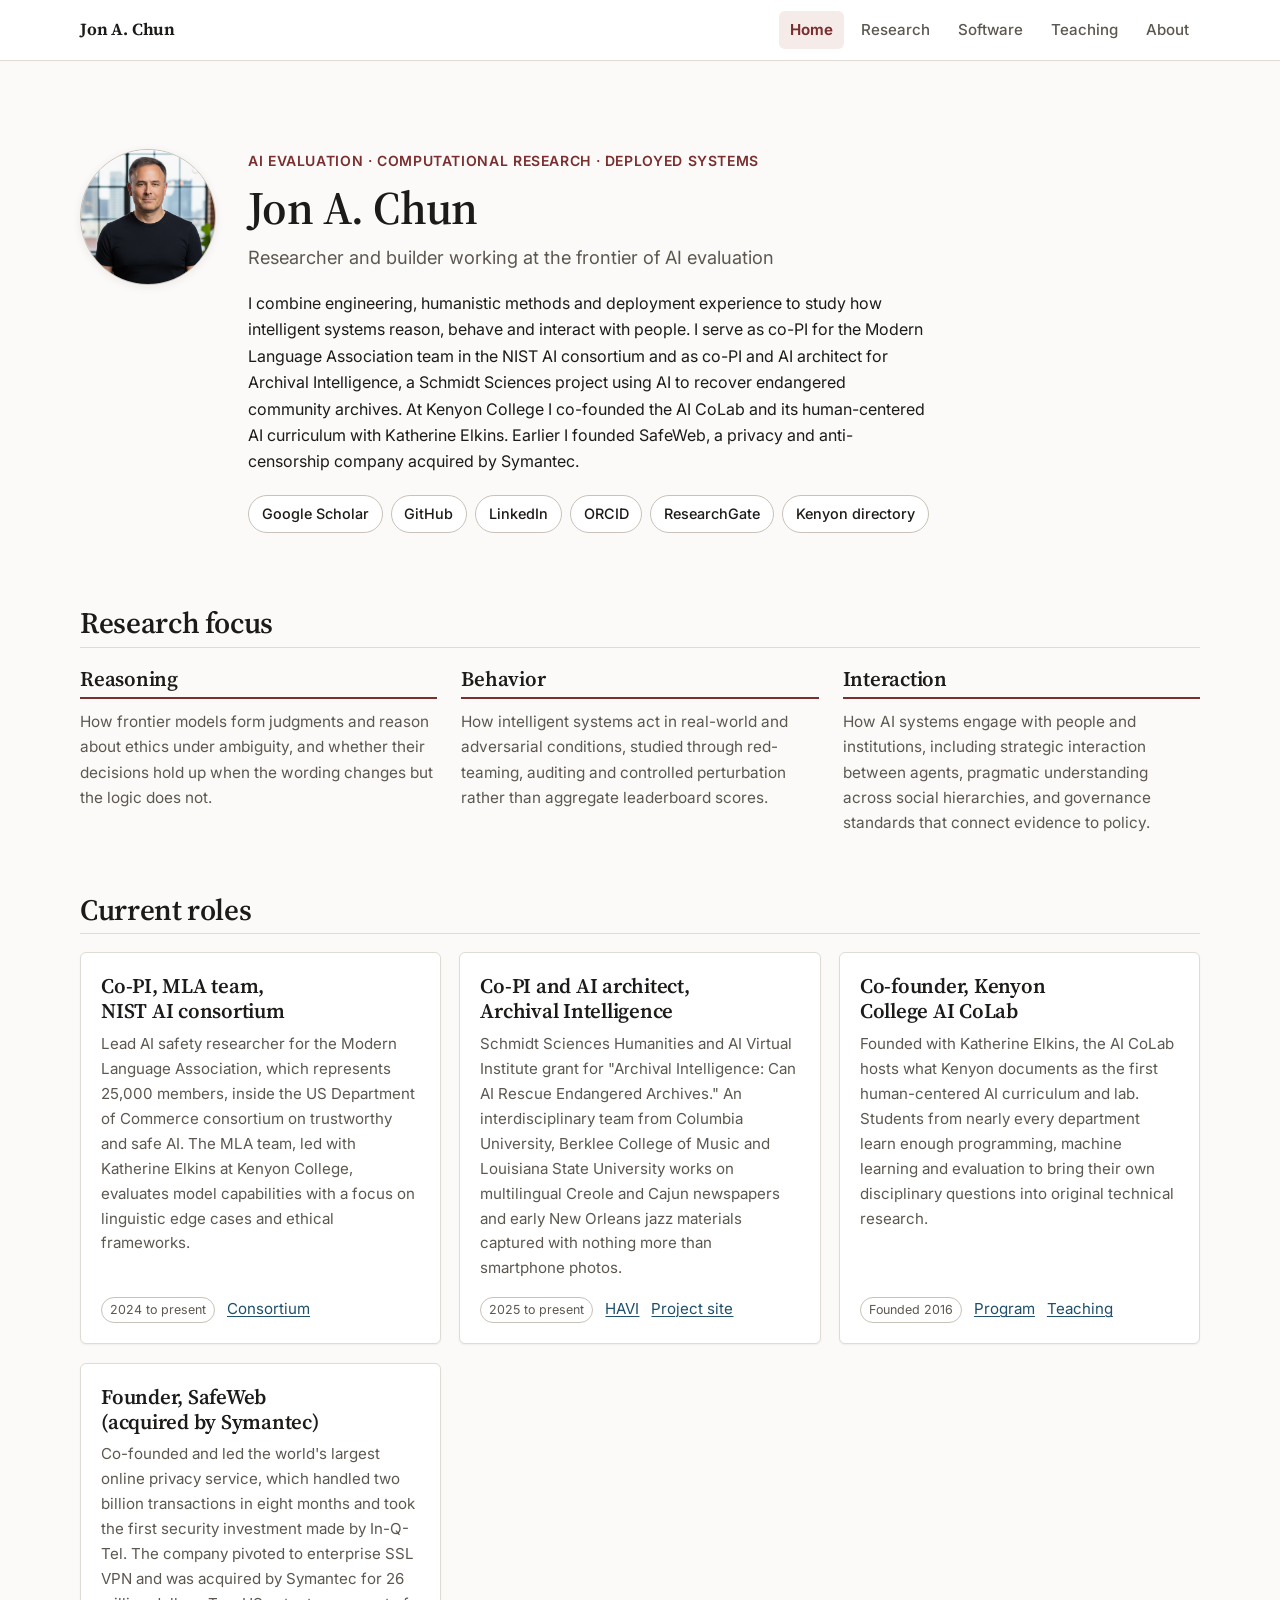
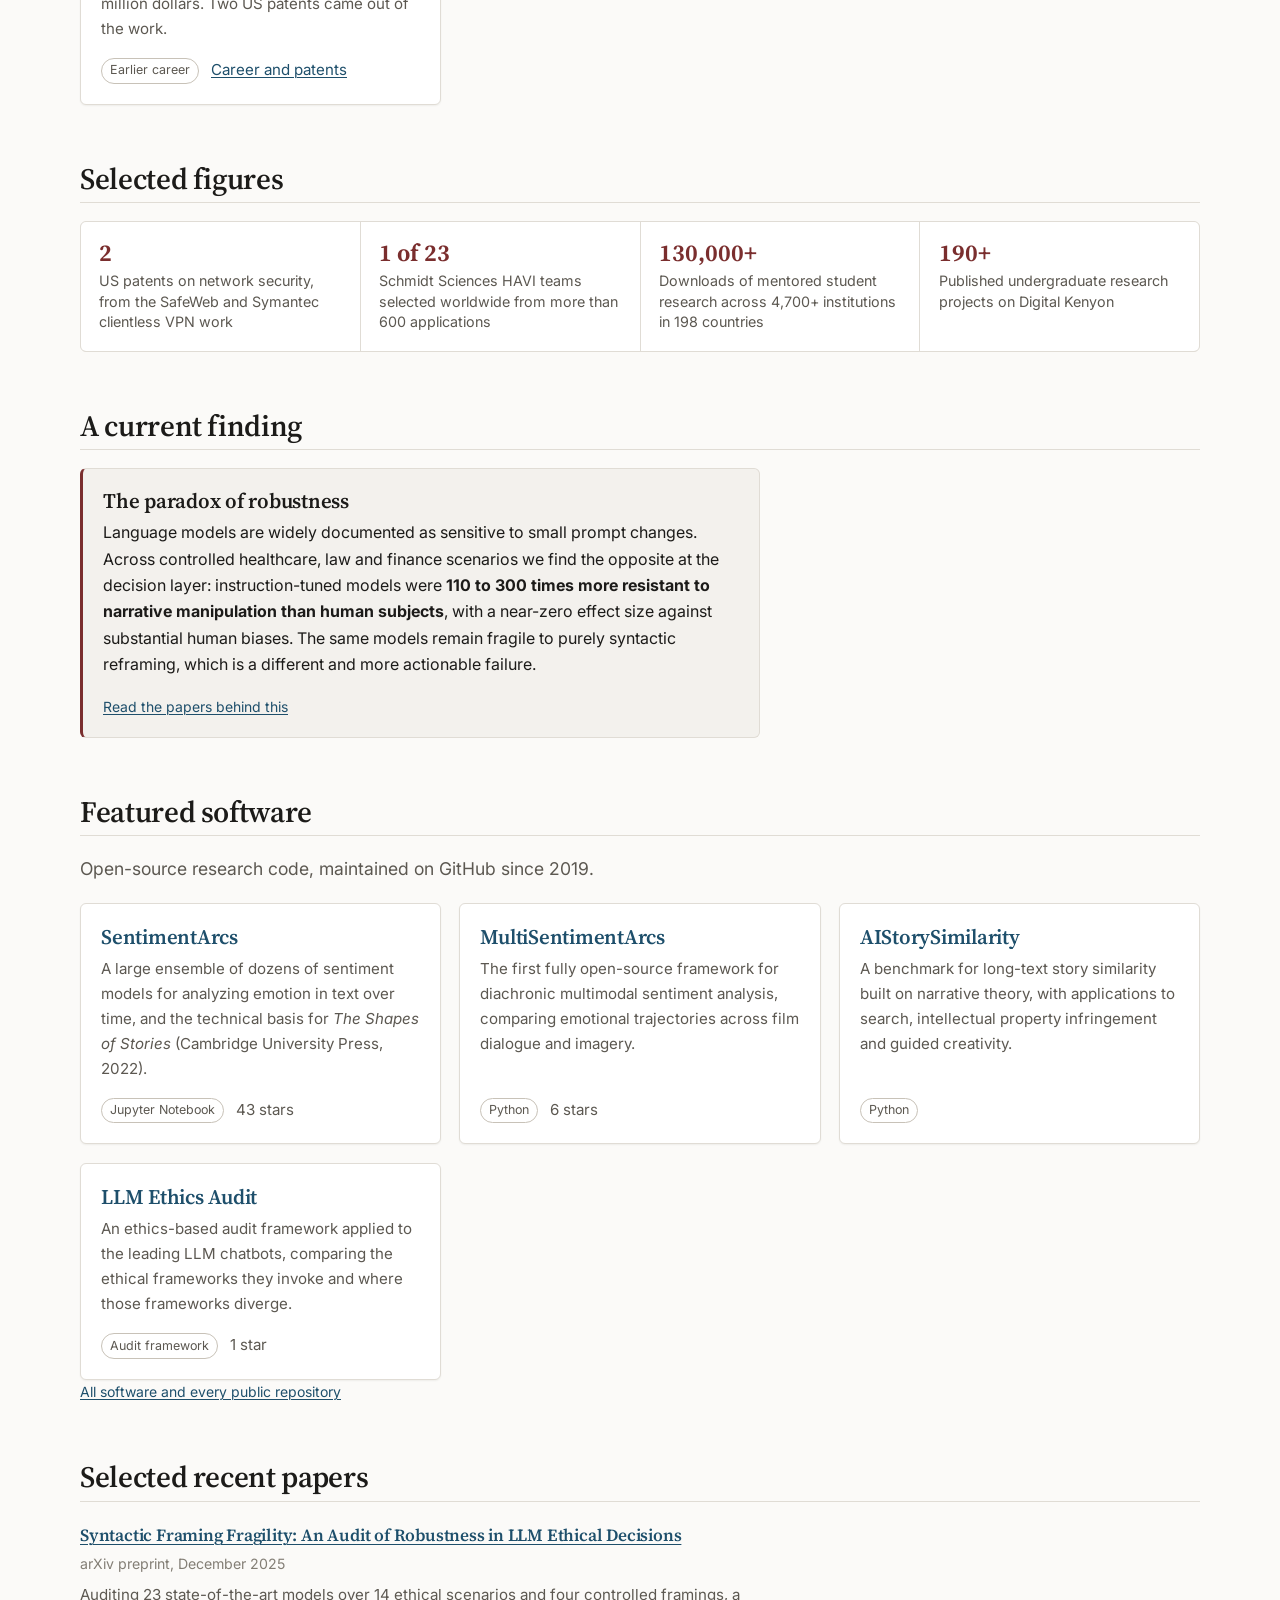
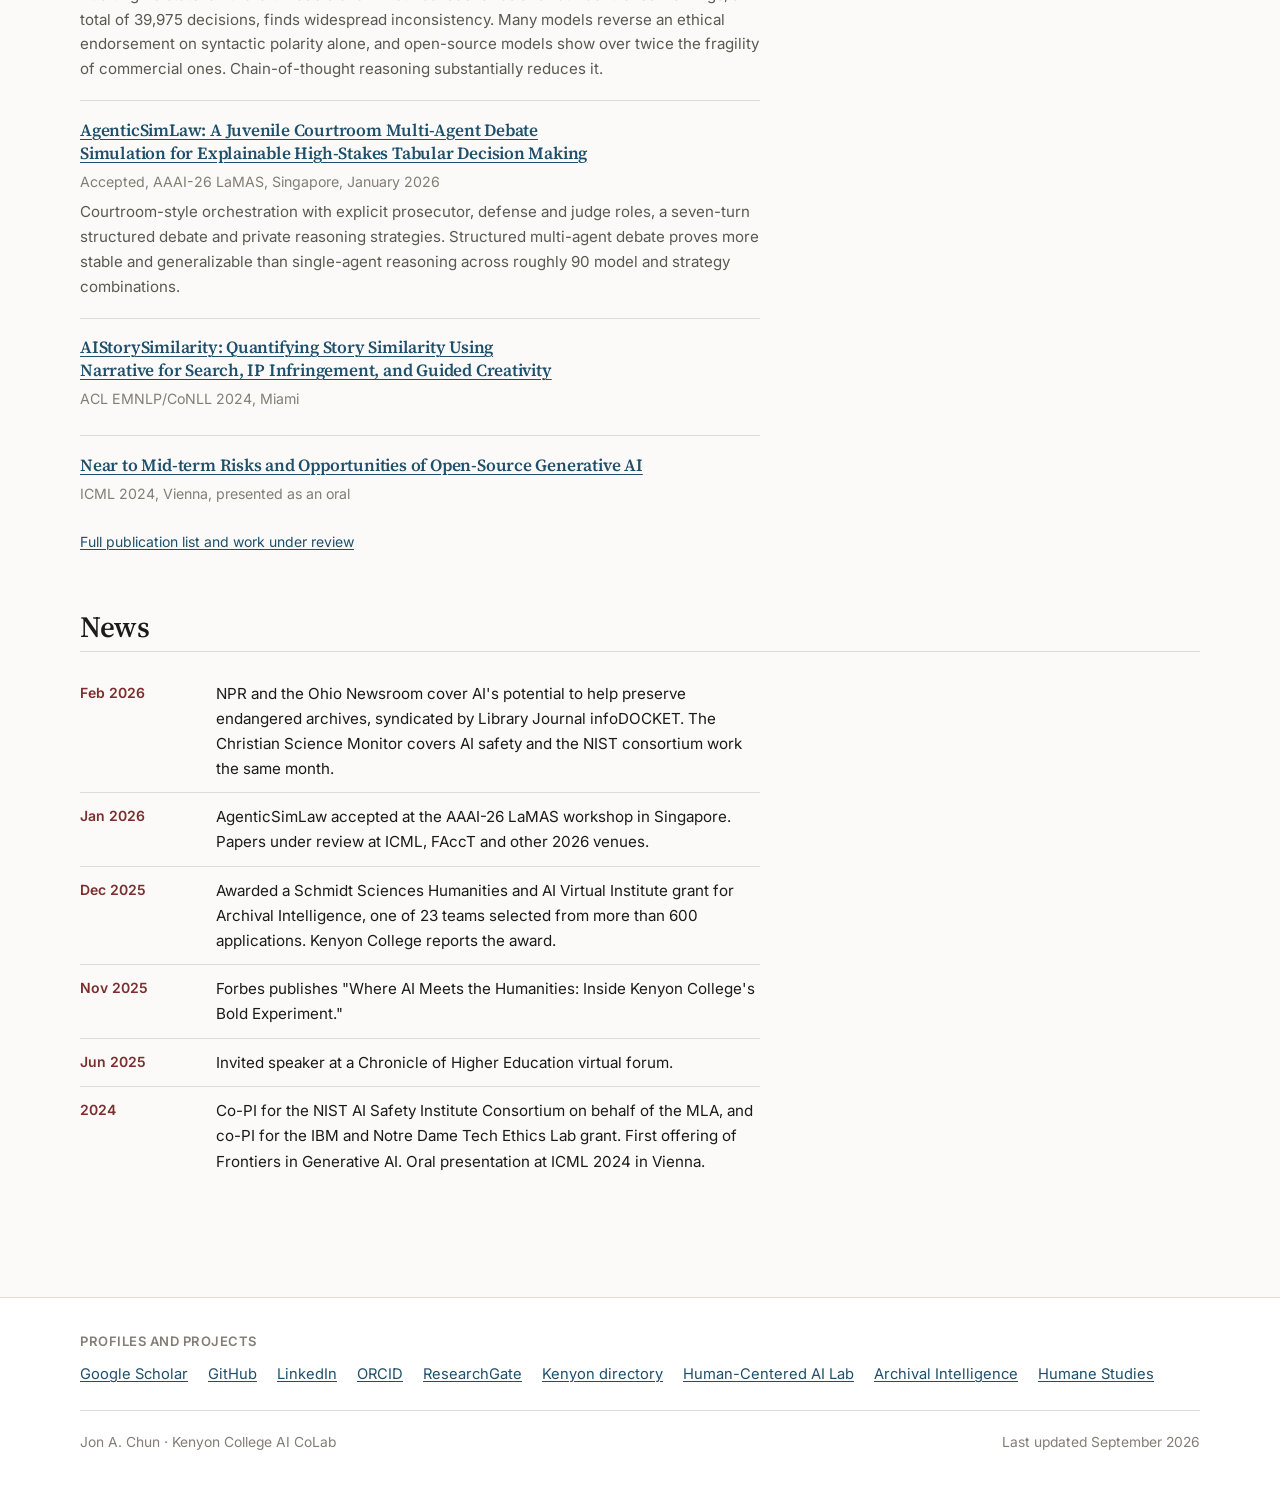
<file: index.html>
<!DOCTYPE html>
<html lang="en">
<head>
<meta charset="utf-8">
<meta name="viewport" content="width=device-width, initial-scale=1">
<title>Jon A. Chun | AI Evaluation Researcher and Builder</title>
<meta name="description" content="Jon A. Chun is an AI evaluation researcher and builder working on model reasoning, human judgment, agent behavior, computational methods, and research infrastructure.">
<meta name="author" content="Jon A. Chun">
<link rel="canonical" href="https://jon-chun.github.io/">
<meta property="og:type" content="profile">
<meta property="og:title" content="Jon A. Chun | AI Evaluation Researcher and Builder">
<meta property="og:description" content="AI evaluation, computational research and deployed systems. Co-PI for the MLA team in the NIST CAISI consortium and for Archival Intelligence at the Schmidt Sciences Humanities and AI Virtual Institute.">
<meta property="og:url" content="https://jon-chun.github.io/">
<meta property="og:image" content="https://jon-chun.github.io/assets/img/avatar.jpg">
<meta property="og:site_name" content="Jon A. Chun">
<meta name="twitter:card" content="summary">
<meta name="twitter:title" content="Jon A. Chun | AI Evaluation Researcher and Builder">
<meta name="twitter:description" content="AI evaluation, computational research and deployed systems.">
<meta name="twitter:image" content="https://jon-chun.github.io/assets/img/avatar.jpg">
<link rel="icon" href="favicon.svg" type="image/svg+xml">
<link rel="preconnect" href="https://fonts.googleapis.com">
<link rel="preconnect" href="https://fonts.gstatic.com" crossorigin>
<link rel="stylesheet" href="https://fonts.googleapis.com/css2?family=Inter:wght@400;500;600;650&amp;family=Source+Serif+4:opsz,wght@8..60,400;8..60,600;8..60,650&amp;display=swap">
<link rel="stylesheet" href="assets/css/style.css">
<script type="application/ld+json">
{
  "@context": "https://schema.org",
  "@type": "Person",
  "name": "Jon A. Chun",
  "alternateName": ["Jon Chun", "Jon Andre Chun"],
  "url": "https://jon-chun.github.io/",
  "image": "https://jon-chun.github.io/assets/img/avatar.jpg",
  "jobTitle": "AI evaluation researcher and builder",
  "identifier": "https://orcid.org/0000-0002-5315-6784",
  "affiliation": [
    {
      "@type": "CollegeOrUniversity",
      "name": "Kenyon College",
      "url": "https://www.kenyon.edu/"
    },
    {
      "@type": "Organization",
      "name": "Kenyon College AI CoLab",
      "url": "https://www.kenyon.edu/digital-humanities/"
    }
  ],
  "worksFor": {
    "@type": "CollegeOrUniversity",
    "name": "Kenyon College",
    "url": "https://www.kenyon.edu/"
  },
  "alumniOf": [
    {
      "@type": "CollegeOrUniversity",
      "name": "University of California, Berkeley",
      "url": "https://www.berkeley.edu/"
    },
    {
      "@type": "CollegeOrUniversity",
      "name": "The University of Texas at Austin",
      "url": "https://www.utexas.edu/"
    }
  ],
  "knowsAbout": [
    "artificial intelligence",
    "AI evaluation",
    "human-centered AI",
    "large language models",
    "AI safety",
    "AI governance",
    "red teaming",
    "computational humanities",
    "computational narrative",
    "sentiment analysis",
    "affective computing",
    "multi-agent systems",
    "explainable AI"
  ],
  "sameAs": [
    "https://scholar.google.com/citations?user=l-iUHQMAAAAJ&hl=en",
    "https://github.com/jon-chun",
    "https://www.linkedin.com/in/jonchun2000/",
    "https://orcid.org/0000-0002-5315-6784",
    "https://www.researchgate.net/profile/Jon-Chun",
    "https://www.kenyon.edu/directory/jon-chun/",
    "https://kenyon.academia.edu/jchun"
  ]
}
</script>
</head>
<body>
<a class="skip-link" href="#main">Skip to main content</a>

<header class="site-header">
  <div class="wrap site-header__inner">
    <a class="brand" href="index.html">Jon A. Chun</a>
    <button class="nav-toggle" type="button" aria-expanded="false" aria-controls="site-nav">
      <span class="nav-toggle__bars" aria-hidden="true"></span>
      Menu
    </button>
    <nav class="site-nav" id="site-nav" aria-label="Primary">
      <ul>
        <li><a href="index.html" aria-current="page">Home</a></li>
        <li><a href="research.html">Research</a></li>
        <li><a href="software.html">Software</a></li>
        <li><a href="teaching.html">Teaching</a></li>
        <li><a href="about.html">About</a></li>
      </ul>
    </nav>
  </div>
</header>

<main id="main">

  <div class="wrap">

    <section class="hero" aria-labelledby="page-title">
      <div class="hero__grid">
        <img class="hero__avatar" src="assets/img/avatar.jpg" width="460" height="460"
             alt="Portrait of Jon A. Chun">
        <div>
          <p class="hero__kicker">AI evaluation &middot; Computational research &middot; Deployed systems</p>
          <h1 id="page-title">Jon A. Chun</h1>
          <p class="hero__role">Researcher and builder working at the frontier of AI evaluation</p>
          <p class="prose">I combine engineering, humanistic methods and deployment experience to
            study how intelligent systems reason, behave and interact with people. I serve as
            co-PI for the Modern Language Association team in the NIST AI consortium and as
            co-PI and AI architect for Archival Intelligence, a Schmidt Sciences project
            using AI to recover endangered community archives. At Kenyon College I co-founded
            the AI CoLab and its human-centered AI curriculum with Katherine Elkins. Earlier I
            founded SafeWeb, a privacy and anti-censorship company acquired by Symantec.</p>
          <ul class="linkrow">
            <li><a href="https://scholar.google.com/citations?user=l-iUHQMAAAAJ&amp;hl=en" rel="noopener">Google Scholar</a></li>
            <li><a href="https://github.com/jon-chun" rel="noopener">GitHub</a></li>
            <li><a href="https://www.linkedin.com/in/jonchun2000/" rel="noopener">LinkedIn</a></li>
            <li><a href="https://orcid.org/0000-0002-5315-6784" rel="noopener">ORCID</a></li>
            <li><a href="https://www.researchgate.net/profile/Jon-Chun" rel="noopener">ResearchGate</a></li>
            <li><a href="https://www.kenyon.edu/directory/jon-chun/" rel="noopener">Kenyon directory</a></li>
          </ul>
        </div>
      </div>
    </section>

    <section aria-labelledby="h-focus">
      <h2 id="h-focus">Research focus</h2>
      <ul class="focus-areas">
        <li>
          <h3>Reasoning</h3>
          <p>How frontier models form judgments and reason about ethics under ambiguity,
            and whether their decisions hold up when the wording changes but the logic
            does not.</p>
        </li>
        <li>
          <h3>Behavior</h3>
          <p>How intelligent systems act in real-world and adversarial conditions, studied
            through red-teaming, auditing and controlled perturbation rather than aggregate
            leaderboard scores.</p>
        </li>
        <li>
          <h3>Interaction</h3>
          <p>How AI systems engage with people and institutions, including strategic
            interaction between agents, pragmatic understanding across social hierarchies,
            and governance standards that connect evidence to policy.</p>
        </li>
      </ul>
    </section>

    <section aria-labelledby="h-roles">
      <h2 id="h-roles">Current roles</h2>
      <ul class="cards cards--wide">
        <li class="card">
          <h3>Co-PI, MLA team, NIST AI consortium</h3>
          <p>Lead AI safety researcher for the Modern Language Association, which represents
            25,000 members, inside the US Department of Commerce consortium on trustworthy
            and safe AI. The MLA team, led with Katherine Elkins at Kenyon College, evaluates
            model capabilities with a focus on linguistic edge cases and ethical frameworks.</p>
          <p class="card__meta"><span class="tag">2024 to present</span>
            <a href="https://www.nist.gov/aisi/artificial-intelligence-safety-institute-consortium-aisic" rel="noopener">Consortium</a></p>
        </li>
        <li class="card">
          <h3>Co-PI and AI architect, Archival Intelligence</h3>
          <p>Schmidt Sciences Humanities and AI Virtual Institute grant for "Archival
            Intelligence: Can AI Rescue Endangered Archives." An interdisciplinary team from
            Columbia University, Berklee College of Music and Louisiana State University works
            on multilingual Creole and Cajun newspapers and early New Orleans jazz materials
            captured with nothing more than smartphone photos.</p>
          <p class="card__meta"><span class="tag">2025 to present</span>
            <a href="https://www.schmidtsciences.org/humanities-and-ai-virtual-institute/" rel="noopener">HAVI</a>
            <a href="https://archivalintelligenceai.org" rel="noopener">Project site</a></p>
        </li>
        <li class="card">
          <h3>Co-founder, Kenyon College AI CoLab</h3>
          <p>Founded with Katherine Elkins, the AI CoLab hosts what Kenyon documents as the
            first human-centered AI curriculum and lab. Students from nearly every department
            learn enough programming, machine learning and evaluation to bring their own
            disciplinary questions into original technical research.</p>
          <p class="card__meta"><span class="tag">Founded 2016</span>
            <a href="https://www.kenyon.edu/digital-humanities/" rel="noopener">Program</a>
            <a href="teaching.html">Teaching</a></p>
        </li>
        <li class="card">
          <h3>Founder, SafeWeb (acquired by Symantec)</h3>
          <p>Co-founded and led the world's largest online privacy service, which handled two
            billion transactions in eight months and took the first security investment made
            by In-Q-Tel. The company pivoted to enterprise SSL VPN and was acquired by
            Symantec for 26 million dollars. Two US patents came out of the work.</p>
          <p class="card__meta"><span class="tag">Earlier career</span>
            <a href="about.html">Career and patents</a></p>
        </li>
      </ul>
    </section>

    <section aria-labelledby="h-highlights">
      <h2 id="h-highlights">Selected figures</h2>
      <ul class="highlights">
        <li>
          <b>2</b>
          <span>US patents on network security, from the SafeWeb and Symantec clientless
            VPN work</span>
        </li>
        <li>
          <b>1 of 23</b>
          <span>Schmidt Sciences HAVI teams selected worldwide from more than 600
            applications</span>
        </li>
        <li>
          <b>130,000+</b>
          <span>Downloads of mentored student research across 4,700+ institutions in 198
            countries</span>
        </li>
        <li>
          <b>190+</b>
          <span>Published undergraduate research projects on Digital Kenyon</span>
        </li>
      </ul>
    </section>

    <section aria-labelledby="h-finding">
      <h2 id="h-finding">A current finding</h2>
      <div class="callout">
        <h3>The paradox of robustness</h3>
        <p>Language models are widely documented as sensitive to small prompt changes. Across
          controlled healthcare, law and finance scenarios we find the opposite at the
          decision layer: instruction-tuned models were <strong>110 to 300 times more
          resistant to narrative manipulation than human subjects</strong>, with a near-zero
          effect size against substantial human biases. The same models remain fragile to
          purely syntactic reframing, which is a different and more actionable failure.</p>
        <p class="small"><a href="research.html">Read the papers behind this</a></p>
      </div>
    </section>

    <section aria-labelledby="h-software">
      <h2 id="h-software">Featured software</h2>
      <p class="lede">Open-source research code, maintained on GitHub since 2019.</p>
      <ul class="cards">
        <li class="card">
          <h3><a href="https://github.com/jon-chun/sentimentarcs_notebooks" rel="noopener">SentimentArcs</a></h3>
          <p>A large ensemble of dozens of sentiment models for analyzing emotion in text over
            time, and the technical basis for <cite>The Shapes of Stories</cite> (Cambridge
            University Press, 2022).</p>
          <p class="card__meta"><span class="tag">Jupyter Notebook</span> <span>43 stars</span></p>
        </li>
        <li class="card">
          <h3><a href="https://github.com/jon-chun/multisentimentarcs" rel="noopener">MultiSentimentArcs</a></h3>
          <p>The first fully open-source framework for diachronic multimodal sentiment
            analysis, comparing emotional trajectories across film dialogue and imagery.</p>
          <p class="card__meta"><span class="tag">Python</span> <span>6 stars</span></p>
        </li>
        <li class="card">
          <h3><a href="https://github.com/jon-chun/AIStorySimiliarity" rel="noopener">AIStorySimilarity</a></h3>
          <p>A benchmark for long-text story similarity built on narrative theory, with
            applications to search, intellectual property infringement and guided
            creativity.</p>
          <p class="card__meta"><span class="tag">Python</span></p>
        </li>
        <li class="card">
          <h3><a href="https://github.com/jon-chun/llm-sota-chatbots-ethics-based-audit" rel="noopener">LLM Ethics Audit</a></h3>
          <p>An ethics-based audit framework applied to the leading LLM chatbots, comparing
            the ethical frameworks they invoke and where those frameworks diverge.</p>
          <p class="card__meta"><span class="tag">Audit framework</span> <span>1 star</span></p>
        </li>
      </ul>
      <p class="small"><a href="software.html">All software and every public repository</a></p>
    </section>

    <section aria-labelledby="h-papers">
      <h2 id="h-papers">Selected recent papers</h2>
      <ul class="entries">
        <li>
          <h3 class="entry__title"><a href="https://arxiv.org/abs/2601.09724" rel="noopener">Syntactic Framing Fragility: An Audit of Robustness in LLM Ethical Decisions</a></h3>
          <span class="entry__venue">arXiv preprint, December 2025</span>
          <p class="entry__abstract">Auditing 23 state-of-the-art models over 14 ethical
            scenarios and four controlled framings, a total of 39,975 decisions, finds
            widespread inconsistency. Many models reverse an ethical endorsement on syntactic
            polarity alone, and open-source models show over twice the fragility of commercial
            ones. Chain-of-thought reasoning substantially reduces it.</p>
        </li>
        <li>
          <h3 class="entry__title"><a href="https://openreview.net/pdf?id=92kj14Wa8z" rel="noopener">AgenticSimLaw: A Juvenile Courtroom Multi-Agent Debate Simulation for Explainable High-Stakes Tabular Decision Making</a></h3>
          <span class="entry__venue">Accepted, AAAI-26 LaMAS, Singapore, January 2026</span>
          <p class="entry__abstract">Courtroom-style orchestration with explicit prosecutor,
            defense and judge roles, a seven-turn structured debate and private reasoning
            strategies. Structured multi-agent debate proves more stable and generalizable
            than single-agent reasoning across roughly 90 model and strategy combinations.</p>
        </li>
        <li>
          <h3 class="entry__title"><a href="https://aclanthology.org/2024.conll-1.13/" rel="noopener">AIStorySimilarity: Quantifying Story Similarity Using Narrative for Search, IP Infringement, and Guided Creativity</a></h3>
          <span class="entry__venue">ACL EMNLP/CoNLL 2024, Miami</span>
        </li>
        <li>
          <h3 class="entry__title"><a href="https://arxiv.org/abs/2404.17047" rel="noopener">Near to Mid-term Risks and Opportunities of Open-Source Generative AI</a></h3>
          <span class="entry__venue">ICML 2024, Vienna, presented as an oral</span>
        </li>
      </ul>
      <p class="small"><a href="research.html">Full publication list and work under review</a></p>
    </section>

    <section aria-labelledby="h-news">
      <h2 id="h-news">News</h2>
      <ul class="timeline">
        <li>
          <span class="when">Feb 2026</span>
          <p>NPR and the Ohio Newsroom cover AI's potential to help preserve endangered
            archives, syndicated by Library Journal infoDOCKET. The Christian Science Monitor
            covers AI safety and the NIST consortium work the same month.</p>
        </li>
        <li>
          <span class="when">Jan 2026</span>
          <p>AgenticSimLaw accepted at the AAAI-26 LaMAS workshop in Singapore. Papers under
            review at ICML, FAccT and other 2026 venues.</p>
        </li>
        <li>
          <span class="when">Dec 2025</span>
          <p>Awarded a Schmidt Sciences Humanities and AI Virtual Institute grant for
            Archival Intelligence, one of 23 teams selected from more than 600 applications.
            Kenyon College reports the award.</p>
        </li>
        <li>
          <span class="when">Nov 2025</span>
          <p>Forbes publishes "Where AI Meets the Humanities: Inside Kenyon College's Bold
            Experiment."</p>
        </li>
        <li>
          <span class="when">Jun 2025</span>
          <p>Invited speaker at a Chronicle of Higher Education virtual forum.</p>
        </li>
        <li>
          <span class="when">2024</span>
          <p>Co-PI for the NIST AI Safety Institute Consortium on behalf of the MLA, and
            co-PI for the IBM and Notre Dame Tech Ethics Lab grant. First offering of
            Frontiers in Generative AI. Oral presentation at ICML 2024 in Vienna.</p>
        </li>
      </ul>
    </section>

  </div>
</main>

<footer class="site-footer">
  <div class="wrap">
    <h2>Profiles and projects</h2>
    <ul>
      <li><a href="https://scholar.google.com/citations?user=l-iUHQMAAAAJ&amp;hl=en" rel="noopener">Google Scholar</a></li>
      <li><a href="https://github.com/jon-chun" rel="noopener">GitHub</a></li>
      <li><a href="https://www.linkedin.com/in/jonchun2000/" rel="noopener">LinkedIn</a></li>
      <li><a href="https://orcid.org/0000-0002-5315-6784" rel="noopener">ORCID</a></li>
      <li><a href="https://www.researchgate.net/profile/Jon-Chun" rel="noopener">ResearchGate</a></li>
      <li><a href="https://www.kenyon.edu/directory/jon-chun/" rel="noopener">Kenyon directory</a></li>
      <li><a href="https://humancenteredailab.org" rel="noopener">Human-Centered AI Lab</a></li>
      <li><a href="https://archivalintelligenceai.org" rel="noopener">Archival Intelligence</a></li>
      <li><a href="https://humanestudies.org" rel="noopener">Humane Studies</a></li>
    </ul>
    <div class="site-footer__meta">
      <p>Jon A. Chun &middot; Kenyon College AI CoLab</p>
      <p>Last updated September 2026</p>
    </div>
  </div>
</footer>

<script src="assets/js/main.js"></script>
</body>
</html>
</file>
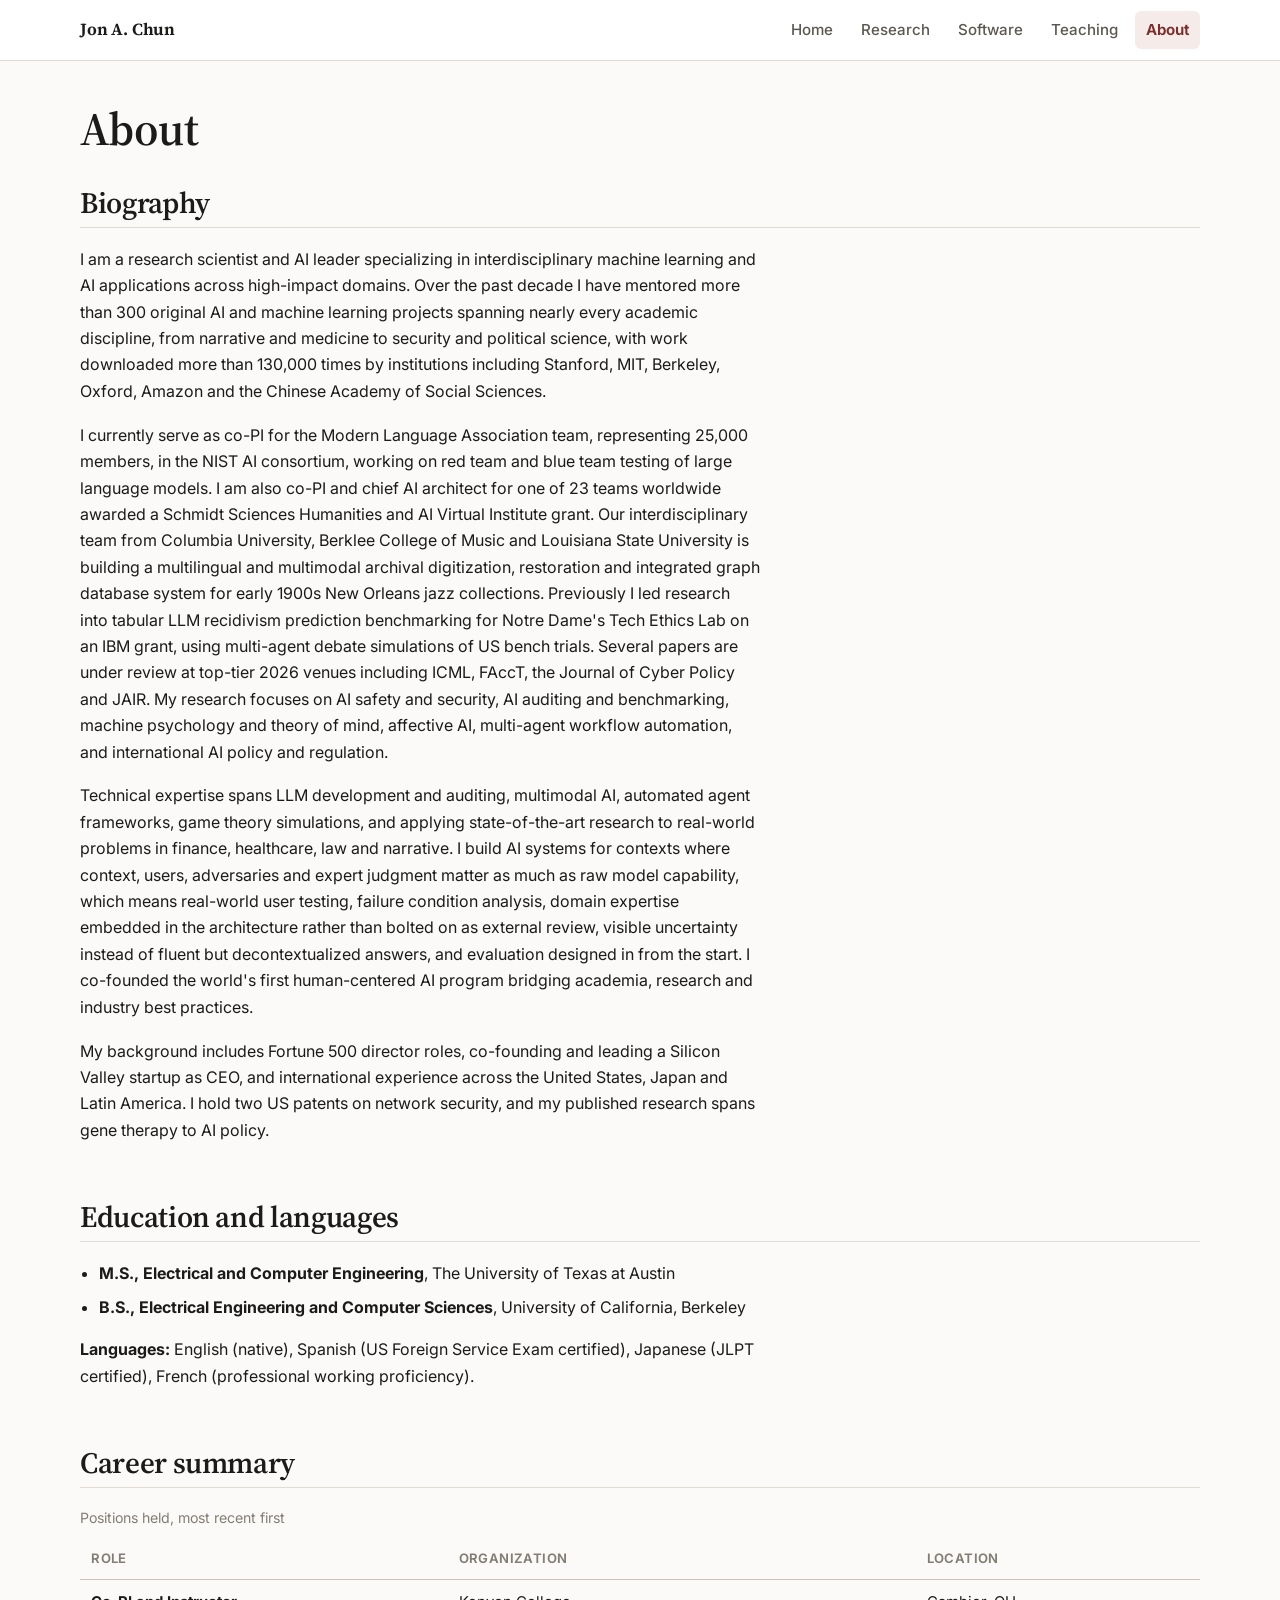
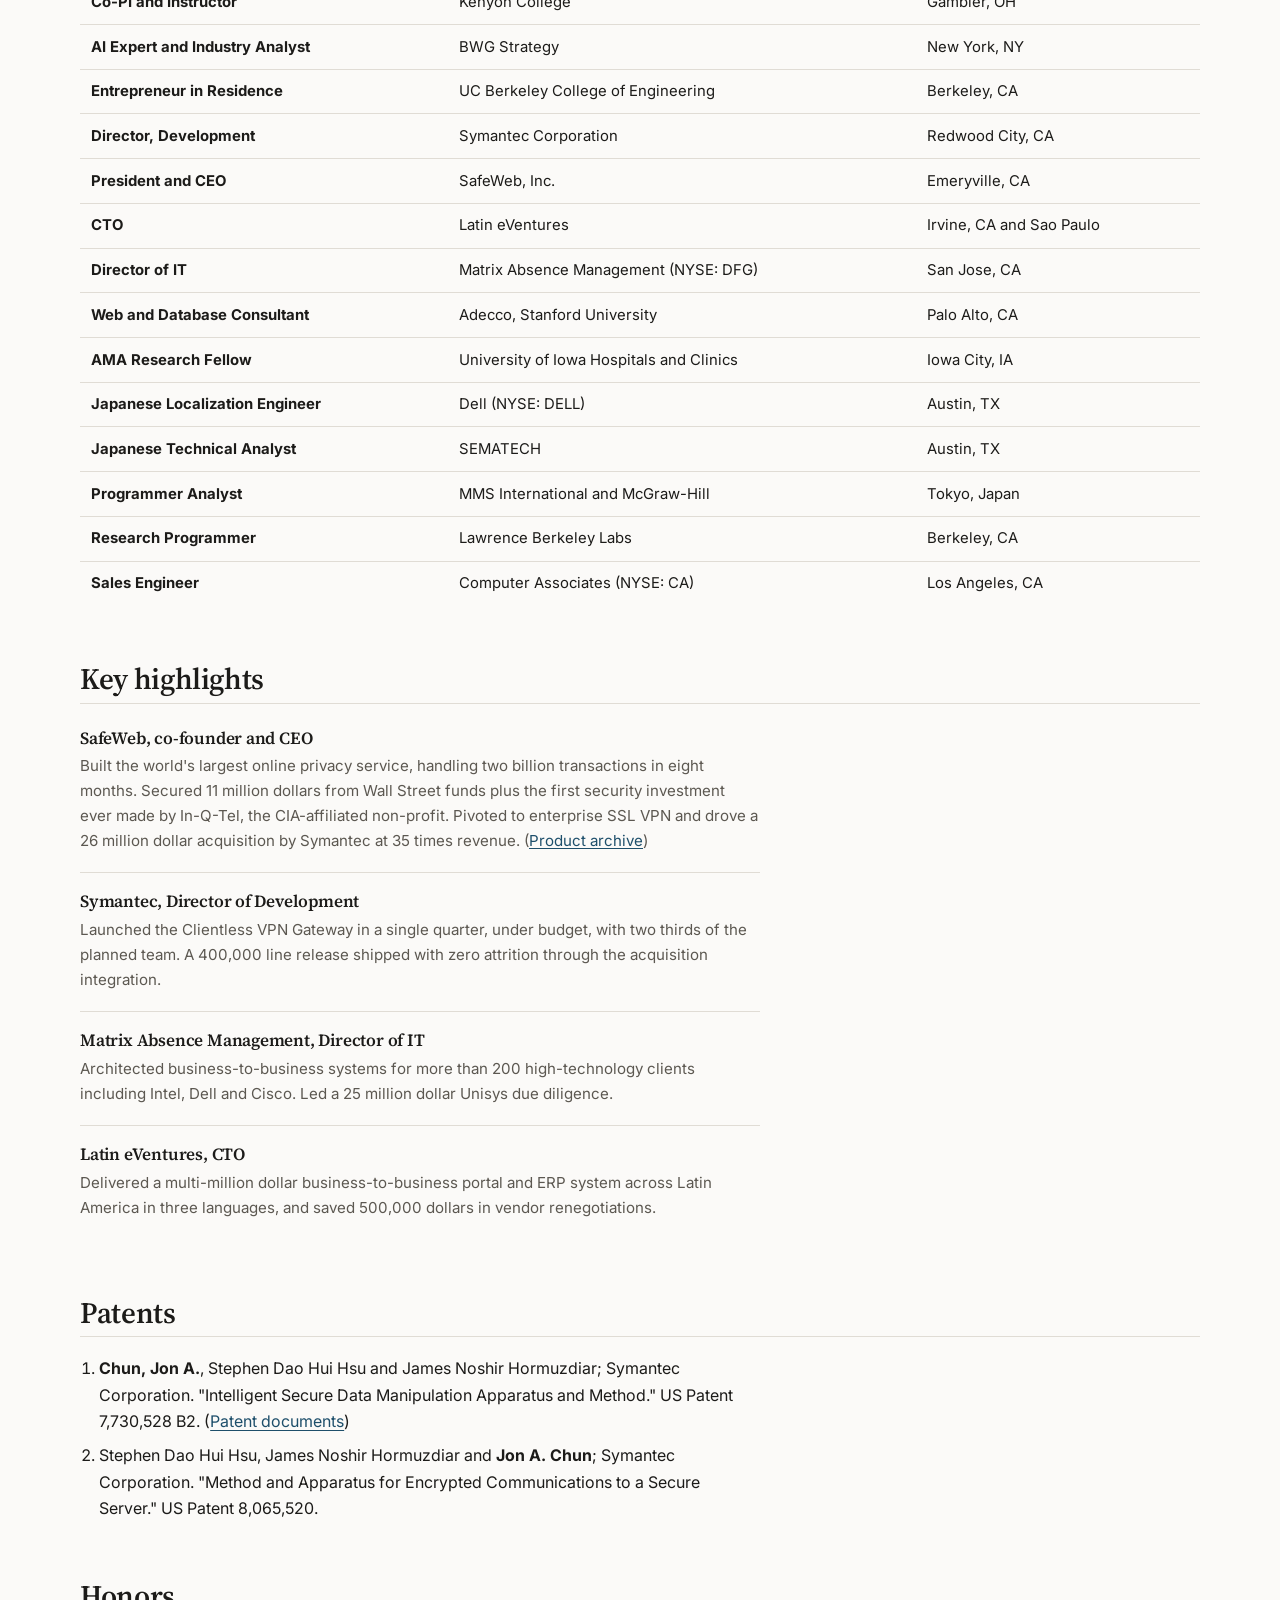
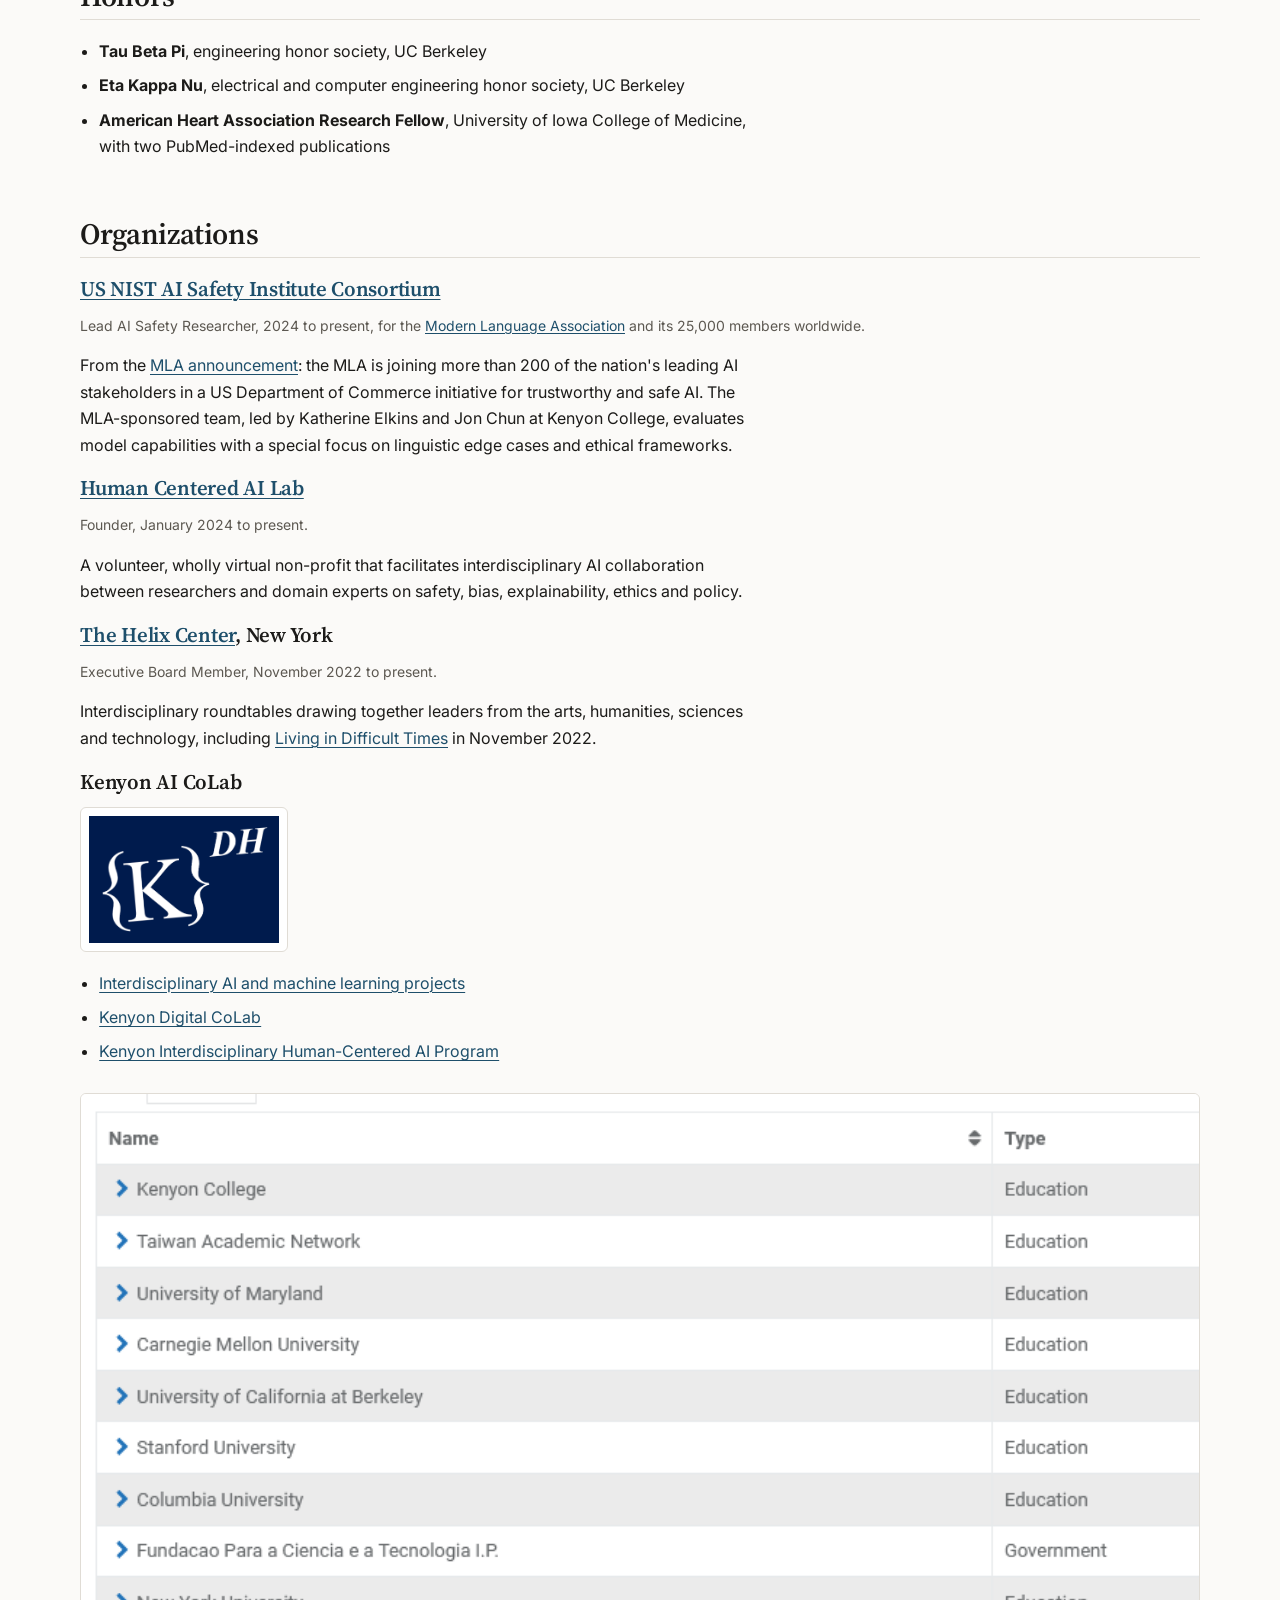
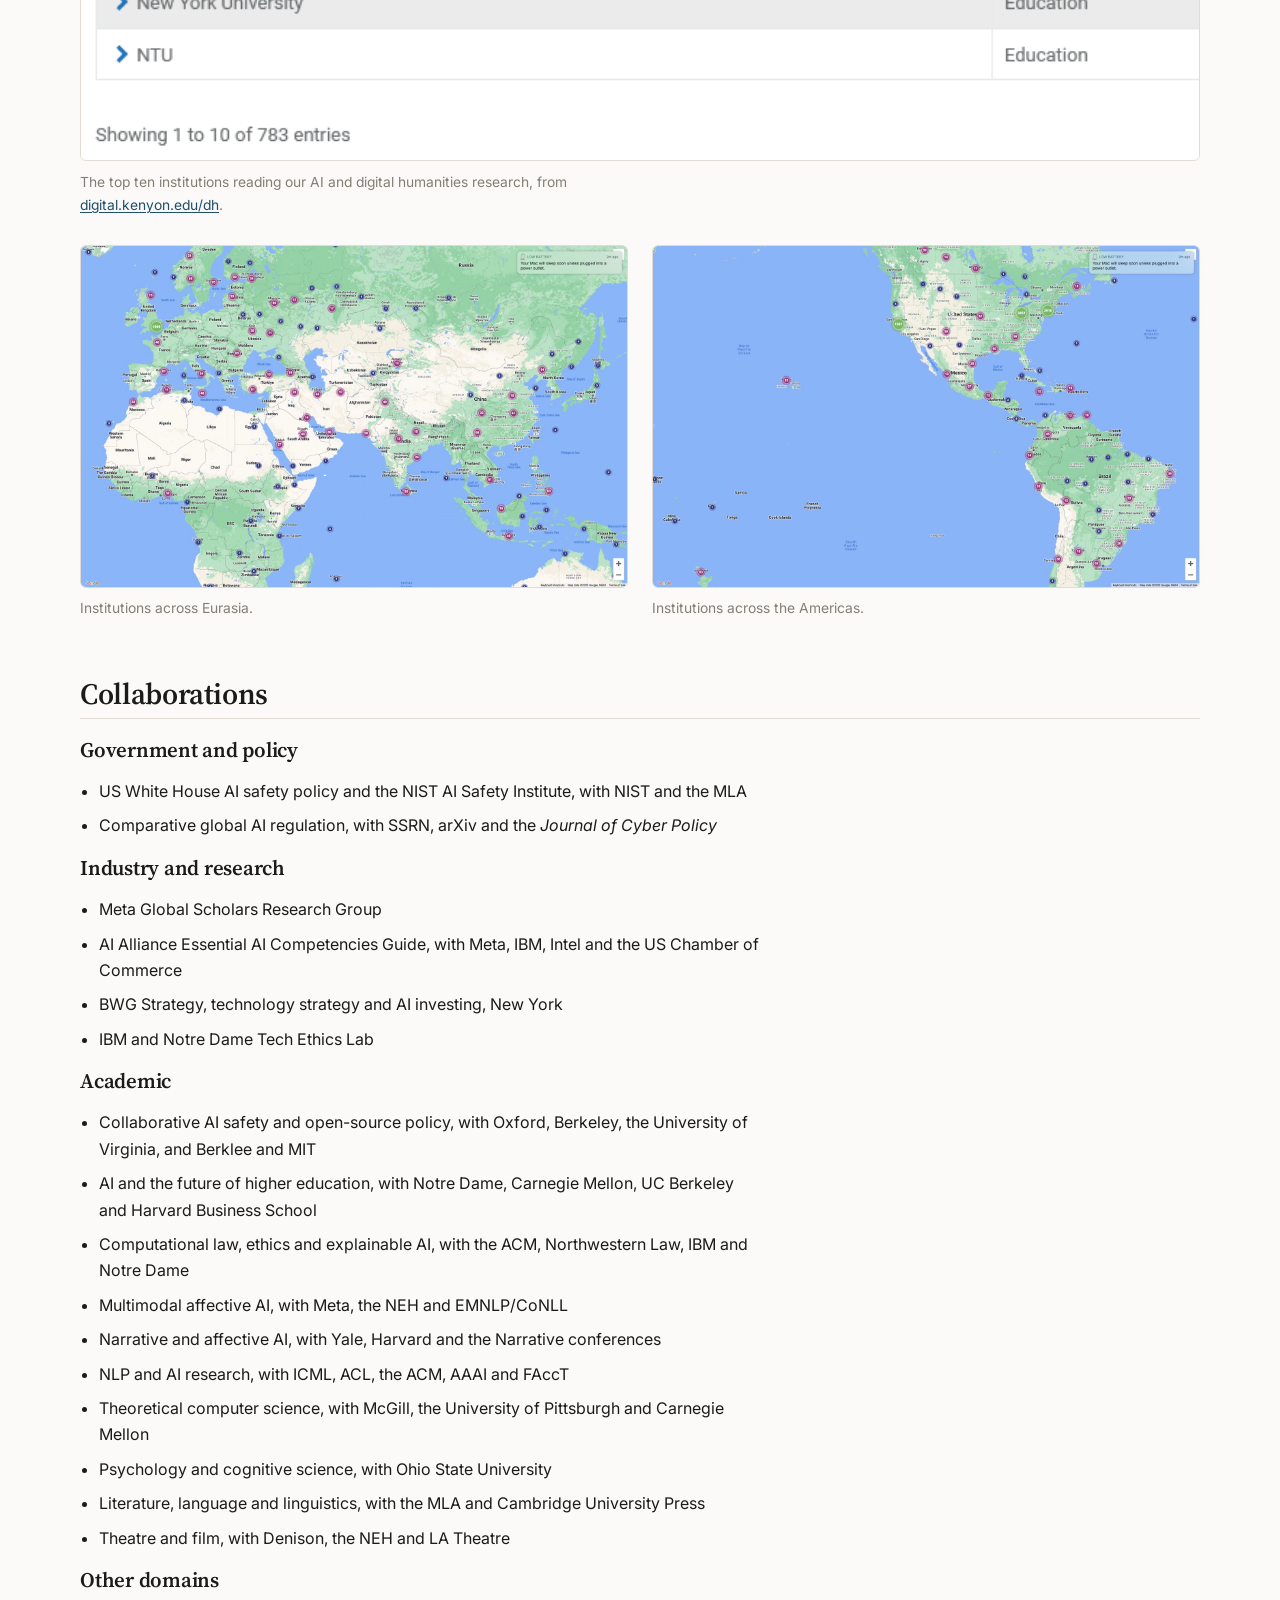
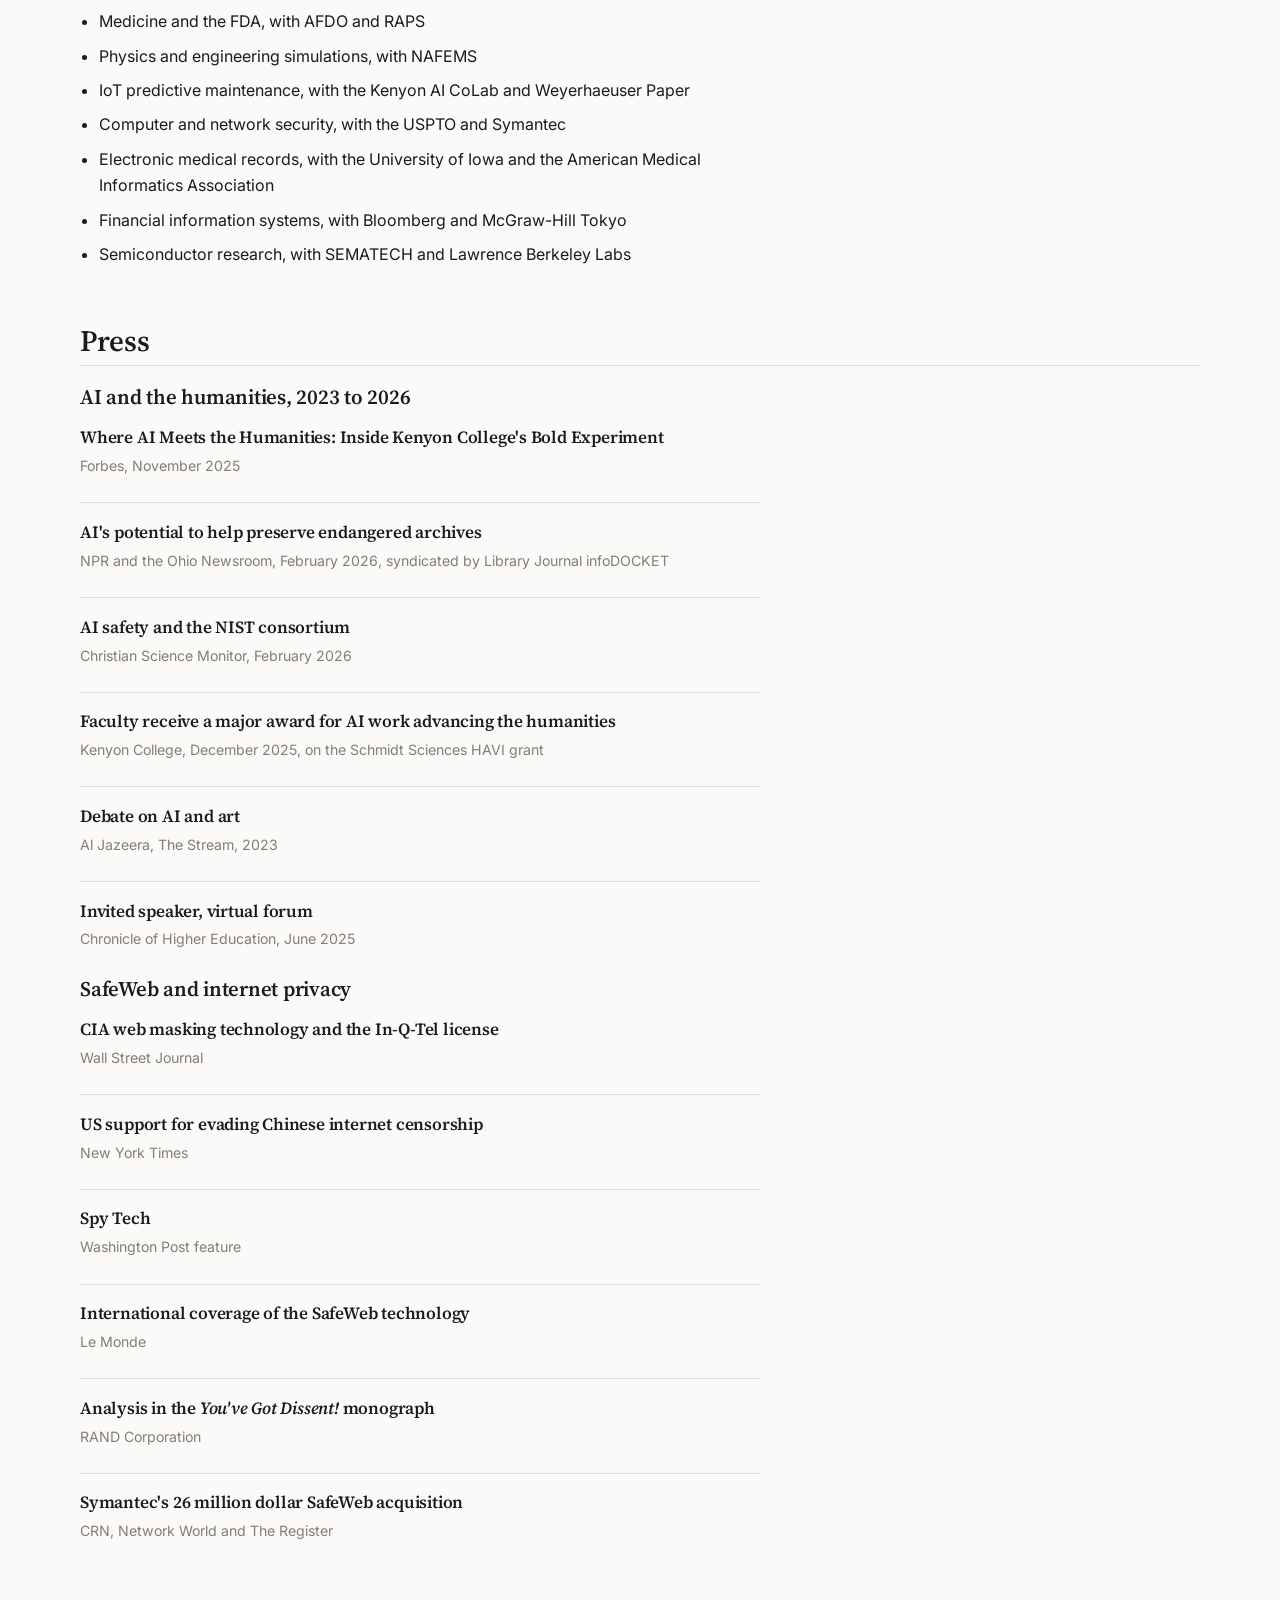
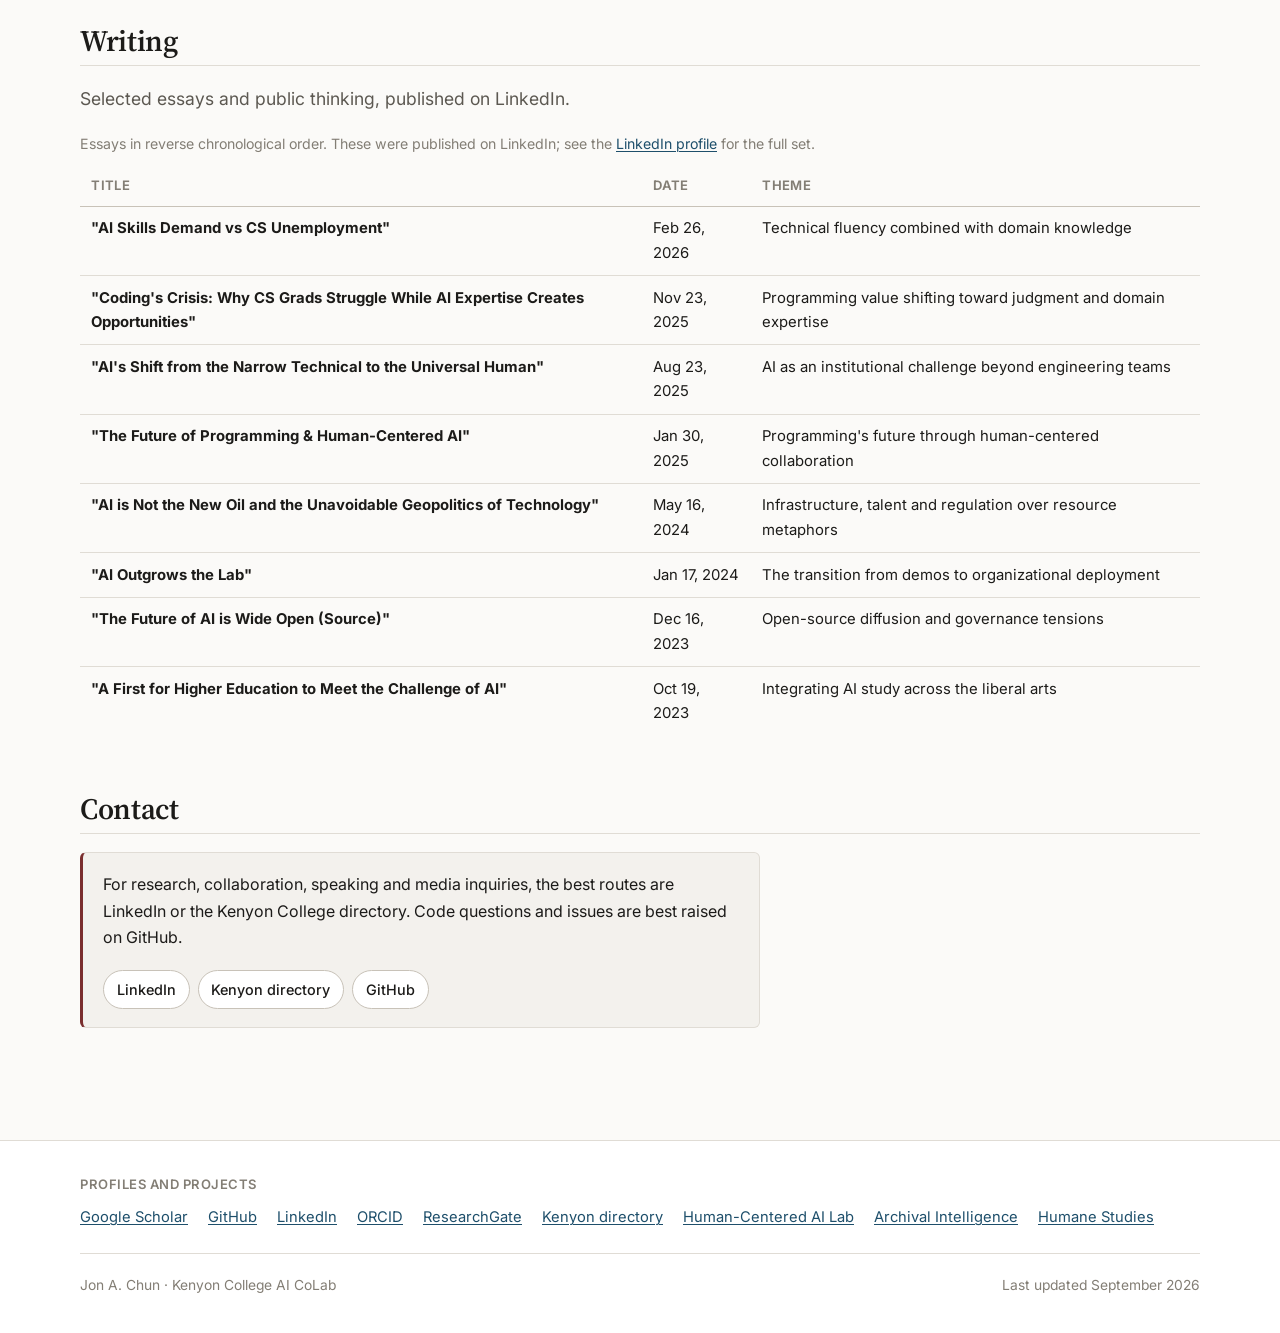
<file: about.html>
<!DOCTYPE html>
<html lang="en">
<head>
<meta charset="utf-8">
<meta name="viewport" content="width=device-width, initial-scale=1">
<title>About | Jon A. Chun</title>
<meta name="description" content="Biography, education, career history, patents, honors, organizations, collaborations, press coverage and writing by Jon A. Chun, AI evaluation researcher at Kenyon College.">
<meta name="author" content="Jon A. Chun">
<link rel="canonical" href="https://jon-chun.github.io/about.html">
<meta property="og:type" content="profile">
<meta property="og:title" content="About | Jon A. Chun">
<meta property="og:description" content="Biography, education, career history, patents, honors, organizations, collaborations and press coverage.">
<meta property="og:url" content="https://jon-chun.github.io/about.html">
<meta property="og:image" content="https://jon-chun.github.io/assets/img/avatar.jpg">
<meta property="og:site_name" content="Jon A. Chun">
<meta name="twitter:card" content="summary">
<meta name="twitter:title" content="About | Jon A. Chun">
<meta name="twitter:description" content="Biography, education, career history, patents and honors.">
<meta name="twitter:image" content="https://jon-chun.github.io/assets/img/avatar.jpg">
<link rel="icon" href="favicon.svg" type="image/svg+xml">
<link rel="preconnect" href="https://fonts.googleapis.com">
<link rel="preconnect" href="https://fonts.gstatic.com" crossorigin>
<link rel="stylesheet" href="https://fonts.googleapis.com/css2?family=Inter:wght@400;500;600;650&amp;family=Source+Serif+4:opsz,wght@8..60,400;8..60,600;8..60,650&amp;display=swap">
<link rel="stylesheet" href="assets/css/style.css">
</head>
<body>
<a class="skip-link" href="#main">Skip to main content</a>

<header class="site-header">
  <div class="wrap site-header__inner">
    <a class="brand" href="index.html">Jon A. Chun</a>
    <button class="nav-toggle" type="button" aria-expanded="false" aria-controls="site-nav">
      <span class="nav-toggle__bars" aria-hidden="true"></span>
      Menu
    </button>
    <nav class="site-nav" id="site-nav" aria-label="Primary">
      <ul>
        <li><a href="index.html">Home</a></li>
        <li><a href="research.html">Research</a></li>
        <li><a href="software.html">Software</a></li>
        <li><a href="teaching.html">Teaching</a></li>
        <li><a href="about.html" aria-current="page">About</a></li>
      </ul>
    </nav>
  </div>
</header>

<main id="main">
  <div class="wrap">

    <h1>About</h1>

    <section aria-labelledby="h-bio">
      <h2 id="h-bio">Biography</h2>
      <p class="prose">I am a research scientist and AI leader specializing in
        interdisciplinary machine learning and AI applications across high-impact domains.
        Over the past decade I have mentored more than 300 original AI and machine learning
        projects spanning nearly every academic discipline, from narrative and medicine to
        security and political science, with work downloaded more than 130,000 times by
        institutions including Stanford, MIT, Berkeley, Oxford, Amazon and the Chinese
        Academy of Social Sciences.</p>
      <p class="prose">I currently serve as co-PI for the Modern Language Association team,
        representing 25,000 members, in the NIST AI consortium, working on red team and blue
        team testing of large language models. I am also co-PI and chief AI architect for one
        of 23 teams worldwide awarded a Schmidt Sciences Humanities and AI Virtual Institute
        grant. Our interdisciplinary team from Columbia University, Berklee College of Music
        and Louisiana State University is building a multilingual and multimodal archival
        digitization, restoration and integrated graph database system for early 1900s New
        Orleans jazz collections. Previously I led research into tabular LLM recidivism
        prediction benchmarking for Notre Dame's Tech Ethics Lab on an IBM grant, using
        multi-agent debate simulations of US bench trials. Several papers are under review at
        top-tier 2026 venues including ICML, FAccT, the Journal of
        Cyber Policy and JAIR. My research focuses on AI safety and security, AI auditing and
        benchmarking, machine psychology and theory of mind, affective AI, multi-agent
        workflow automation, and international AI policy and regulation.</p>
      <p class="prose">Technical expertise spans LLM development and auditing, multimodal AI,
        automated agent frameworks, game theory simulations, and applying state-of-the-art
        research to real-world problems in finance, healthcare, law and narrative. I build AI
        systems for contexts where context, users, adversaries and expert judgment matter as
        much as raw model capability, which means real-world user testing, failure condition
        analysis, domain expertise embedded in the architecture rather than bolted on as
        external review, visible uncertainty instead of fluent but decontextualized answers,
        and evaluation designed in from the start. I co-founded the world's first
        human-centered AI program bridging academia, research and industry best practices.</p>
      <p class="prose">My background includes Fortune 500 director roles, co-founding and
        leading a Silicon Valley startup as CEO, and international experience across the
        United States, Japan and Latin America. I hold two US patents on network security,
        and my published research spans gene therapy to AI policy.</p>
    </section>

    <section aria-labelledby="h-education">
      <h2 id="h-education">Education and languages</h2>
      <ul class="tight">
        <li><strong>M.S., Electrical and Computer Engineering</strong>, The University of
          Texas at Austin</li>
        <li><strong>B.S., Electrical Engineering and Computer Sciences</strong>, University of
          California, Berkeley</li>
      </ul>
      <p class="prose"><strong>Languages:</strong> English (native), Spanish (US Foreign
        Service Exam certified), Japanese (JLPT certified), French (professional working
        proficiency).</p>
    </section>

    <section aria-labelledby="h-career">
      <h2 id="h-career">Career summary</h2>
      <div class="table-wrap">
        <table class="stack">
          <caption>Positions held, most recent first</caption>
          <thead>
            <tr>
              <th scope="col">Role</th>
              <th scope="col">Organization</th>
              <th scope="col">Location</th>
            </tr>
          </thead>
          <tbody>
            <tr>
              <th scope="row">Co-PI and Instructor</th>
              <td data-label="Organization">Kenyon College</td>
              <td data-label="Location">Gambier, OH</td>
            </tr>
            <tr>
              <th scope="row">AI Expert and Industry Analyst</th>
              <td data-label="Organization">BWG Strategy</td>
              <td data-label="Location">New York, NY</td>
            </tr>
            <tr>
              <th scope="row">Entrepreneur in Residence</th>
              <td data-label="Organization">UC Berkeley College of Engineering</td>
              <td data-label="Location">Berkeley, CA</td>
            </tr>
            <tr>
              <th scope="row">Director, Development</th>
              <td data-label="Organization">Symantec Corporation</td>
              <td data-label="Location">Redwood City, CA</td>
            </tr>
            <tr>
              <th scope="row">President and CEO</th>
              <td data-label="Organization">SafeWeb, Inc.</td>
              <td data-label="Location">Emeryville, CA</td>
            </tr>
            <tr>
              <th scope="row">CTO</th>
              <td data-label="Organization">Latin eVentures</td>
              <td data-label="Location">Irvine, CA and Sao Paulo</td>
            </tr>
            <tr>
              <th scope="row">Director of IT</th>
              <td data-label="Organization">Matrix Absence Management (NYSE: DFG)</td>
              <td data-label="Location">San Jose, CA</td>
            </tr>
            <tr>
              <th scope="row">Web and Database Consultant</th>
              <td data-label="Organization">Adecco, Stanford University</td>
              <td data-label="Location">Palo Alto, CA</td>
            </tr>
            <tr>
              <th scope="row">AMA Research Fellow</th>
              <td data-label="Organization">University of Iowa Hospitals and Clinics</td>
              <td data-label="Location">Iowa City, IA</td>
            </tr>
            <tr>
              <th scope="row">Japanese Localization Engineer</th>
              <td data-label="Organization">Dell (NYSE: DELL)</td>
              <td data-label="Location">Austin, TX</td>
            </tr>
            <tr>
              <th scope="row">Japanese Technical Analyst</th>
              <td data-label="Organization">SEMATECH</td>
              <td data-label="Location">Austin, TX</td>
            </tr>
            <tr>
              <th scope="row">Programmer Analyst</th>
              <td data-label="Organization">MMS International and McGraw-Hill</td>
              <td data-label="Location">Tokyo, Japan</td>
            </tr>
            <tr>
              <th scope="row">Research Programmer</th>
              <td data-label="Organization">Lawrence Berkeley Labs</td>
              <td data-label="Location">Berkeley, CA</td>
            </tr>
            <tr>
              <th scope="row">Sales Engineer</th>
              <td data-label="Organization">Computer Associates (NYSE: CA)</td>
              <td data-label="Location">Los Angeles, CA</td>
            </tr>
          </tbody>
        </table>
      </div>
    </section>

    <section aria-labelledby="h-highlights">
      <h2 id="h-highlights">Key highlights</h2>
      <ul class="entries">
        <li>
          <h3 class="entry__title">SafeWeb, co-founder and CEO</h3>
          <p class="entry__abstract">Built the world's largest online privacy service, handling
            two billion transactions in eight months. Secured 11 million dollars from Wall
            Street funds plus the first security investment ever made by In-Q-Tel, the
            CIA-affiliated non-profit. Pivoted to enterprise SSL VPN and drove a 26 million
            dollar acquisition by Symantec at 35 times revenue.
            (<a href="https://drive.google.com/drive/folders/1ZhQzKM5i6ZnHGmhTphs6Vq2uBTw4jchx?usp=sharing" rel="noopener">Product archive</a>)</p>
        </li>
        <li>
          <h3 class="entry__title">Symantec, Director of Development</h3>
          <p class="entry__abstract">Launched the Clientless VPN Gateway in a single quarter,
            under budget, with two thirds of the planned team. A 400,000 line release shipped
            with zero attrition through the acquisition integration.</p>
        </li>
        <li>
          <h3 class="entry__title">Matrix Absence Management, Director of IT</h3>
          <p class="entry__abstract">Architected business-to-business systems for more than 200
            high-technology clients including Intel, Dell and Cisco. Led a 25 million dollar
            Unisys due diligence.</p>
        </li>
        <li>
          <h3 class="entry__title">Latin eVentures, CTO</h3>
          <p class="entry__abstract">Delivered a multi-million dollar business-to-business
            portal and ERP system across Latin America in three languages, and saved 500,000
            dollars in vendor renegotiations.</p>
        </li>
      </ul>
    </section>

    <section aria-labelledby="h-patents">
      <h2 id="h-patents">Patents</h2>
      <ol class="tight">
        <li><strong>Chun, Jon A.</strong>, Stephen Dao Hui Hsu and James Noshir Hormuzdiar;
          Symantec Corporation. "Intelligent Secure Data Manipulation Apparatus and Method."
          US Patent 7,730,528 B2.
          (<a href="https://drive.google.com/drive/folders/15UPcgB-SfwiUBers10c3qpMAB_bF0BJL?usp=sharing" rel="noopener">Patent documents</a>)</li>
        <li>Stephen Dao Hui Hsu, James Noshir Hormuzdiar and <strong>Jon A. Chun</strong>;
          Symantec Corporation. "Method and Apparatus for Encrypted Communications to a Secure
          Server." US Patent 8,065,520.</li>
      </ol>
    </section>

    <section aria-labelledby="h-honors">
      <h2 id="h-honors">Honors</h2>
      <ul class="tight">
        <li><strong>Tau Beta Pi</strong>, engineering honor society, UC Berkeley</li>
        <li><strong>Eta Kappa Nu</strong>, electrical and computer engineering honor society,
          UC Berkeley</li>
        <li><strong>American Heart Association Research Fellow</strong>, University of Iowa
          College of Medicine, with two PubMed-indexed publications</li>
      </ul>
    </section>

    <section aria-labelledby="h-orgs">
      <h2 id="h-orgs">Organizations</h2>

      <h3><a href="https://www.nist.gov/aisi/artificial-intelligence-safety-institute-consortium-aisic" rel="noopener">US NIST AI Safety Institute Consortium</a></h3>
      <p class="muted small">Lead AI Safety Researcher, 2024 to present, for the
        <a href="https://www.mla.org/" rel="noopener">Modern Language Association</a>
        and its 25,000 members worldwide.</p>
      <p class="prose">From the
        <a href="https://news.mla.hcommons.org/2024/04/16/mla-will-participate-in-department-of-commerce-consortium-dedicated-to-ai-safety/" rel="noopener">MLA announcement</a>:
        the MLA is joining more than 200 of the nation's leading AI stakeholders in a US
        Department of Commerce initiative for trustworthy and safe AI. The MLA-sponsored team,
        led by Katherine Elkins and Jon Chun at Kenyon College, evaluates model capabilities
        with a special focus on linguistic edge cases and ethical frameworks.</p>

      <h3><a href="https://humancenteredailab.org/portfolio/" rel="noopener">Human Centered AI Lab</a></h3>
      <p class="muted small">Founder, January 2024 to present.</p>
      <p class="prose">A volunteer, wholly virtual non-profit that facilitates
        interdisciplinary AI collaboration between researchers and domain experts on safety,
        bias, explainability, ethics and policy.</p>

      <h3><a href="https://www.helixcenter.org/" rel="noopener">The Helix Center</a>, New York</h3>
      <p class="muted small">Executive Board Member, November 2022 to present.</p>
      <p class="prose">Interdisciplinary roundtables drawing together leaders from the arts,
        humanities, sciences and technology, including
        <a href="https://www.helixcenter.org/participants/jon-chun/" rel="noopener">Living in Difficult Times</a>
        in November 2022.</p>

      <h3>Kenyon AI CoLab</h3>
      <p><img class="logo-inline" src="assets/img/logo_tilt5_kenyon_dh_colab.png"
              width="443" height="297"
              alt="Logo of the Kenyon College digital humanities AI CoLab"></p>
      <ul class="tight">
        <li><a href="https://digital.kenyon.edu/dh/" rel="noopener">Interdisciplinary AI and machine learning projects</a></li>
        <li><a href="https://www.kenyon.edu/digital-humanities/kdh-colab/" rel="noopener">Kenyon Digital CoLab</a></li>
        <li><a href="https://www.kenyon.edu/digital-humanities/" rel="noopener">Kenyon Interdisciplinary Human-Centered AI Program</a></li>
      </ul>

      <figure>
        <img src="assets/img/screen_kenyon_dh_analytics0.png" width="770" height="459"
             alt="Analytics screenshot listing the top ten institutions downloading the program's AI and digital humanities research">
        <figcaption>The top ten institutions reading our AI and digital humanities research,
          from <a href="https://digital.kenyon.edu/dh/" rel="noopener">digital.kenyon.edu/dh</a>.</figcaption>
      </figure>

      <div class="figure-pair">
        <figure>
          <img src="assets/img/kenyon_dh_20230514_map_eurasia.jpg" width="1600" height="1000"
               alt="Map of Europe and Asia with markers showing institutions that have downloaded the program's research">
          <figcaption>Institutions across Eurasia.</figcaption>
        </figure>
        <figure>
          <img src="assets/img/kenyon_dh_20230514_map_americas.jpg" width="1600" height="1000"
               alt="Map of North and South America with markers showing institutions that have downloaded the program's research">
          <figcaption>Institutions across the Americas.</figcaption>
        </figure>
      </div>
    </section>

    <section aria-labelledby="h-collab">
      <h2 id="h-collab">Collaborations</h2>

      <h3>Government and policy</h3>
      <ul class="tight">
        <li>US White House AI safety policy and the NIST AI Safety Institute, with NIST and
          the MLA</li>
        <li>Comparative global AI regulation, with SSRN, arXiv and the
          <cite>Journal of Cyber Policy</cite></li>
      </ul>

      <h3>Industry and research</h3>
      <ul class="tight">
        <li>Meta Global Scholars Research Group</li>
        <li>AI Alliance Essential AI Competencies Guide, with Meta, IBM, Intel and the US
          Chamber of Commerce</li>
        <li>BWG Strategy, technology strategy and AI investing, New York</li>
        <li>IBM and Notre Dame Tech Ethics Lab</li>
      </ul>

      <h3>Academic</h3>
      <ul class="tight">
        <li>Collaborative AI safety and open-source policy, with Oxford, Berkeley, the
          University of Virginia, and Berklee and MIT</li>
        <li>AI and the future of higher education, with Notre Dame, Carnegie Mellon, UC
          Berkeley and Harvard Business School</li>
        <li>Computational law, ethics and explainable AI, with the ACM, Northwestern Law, IBM
          and Notre Dame</li>
        <li>Multimodal affective AI, with Meta, the NEH and EMNLP/CoNLL</li>
        <li>Narrative and affective AI, with Yale, Harvard and the Narrative conferences</li>
        <li>NLP and AI research, with ICML, ACL, the ACM, AAAI and FAccT</li>
        <li>Theoretical computer science, with McGill, the University of Pittsburgh and
          Carnegie Mellon</li>
        <li>Psychology and cognitive science, with Ohio State University</li>
        <li>Literature, language and linguistics, with the MLA and Cambridge University
          Press</li>
        <li>Theatre and film, with Denison, the NEH and LA Theatre</li>
      </ul>

      <h3>Other domains</h3>
      <ul class="tight">
        <li>Medicine and the FDA, with AFDO and RAPS</li>
        <li>Physics and engineering simulations, with NAFEMS</li>
        <li>IoT predictive maintenance, with the Kenyon AI CoLab and Weyerhaeuser Paper</li>
        <li>Computer and network security, with the USPTO and Symantec</li>
        <li>Electronic medical records, with the University of Iowa and the American Medical
          Informatics Association</li>
        <li>Financial information systems, with Bloomberg and McGraw-Hill Tokyo</li>
        <li>Semiconductor research, with SEMATECH and Lawrence Berkeley Labs</li>
      </ul>
    </section>

    <section aria-labelledby="h-press">
      <h2 id="h-press">Press</h2>

      <h3>AI and the humanities, 2023 to 2026</h3>
      <ul class="entries">
        <li>
          <h3 class="entry__title">Where AI Meets the Humanities: Inside Kenyon College's Bold Experiment</h3>
          <span class="entry__venue">Forbes, November 2025</span>
        </li>
        <li>
          <h3 class="entry__title">AI's potential to help preserve endangered archives</h3>
          <span class="entry__venue">NPR and the Ohio Newsroom, February 2026, syndicated by
            Library Journal infoDOCKET</span>
        </li>
        <li>
          <h3 class="entry__title">AI safety and the NIST consortium</h3>
          <span class="entry__venue">Christian Science Monitor, February 2026</span>
        </li>
        <li>
          <h3 class="entry__title">Faculty receive a major award for AI work advancing the humanities</h3>
          <span class="entry__venue">Kenyon College, December 2025, on the Schmidt Sciences
            HAVI grant</span>
        </li>
        <li>
          <h3 class="entry__title">Debate on AI and art</h3>
          <span class="entry__venue">Al Jazeera, The Stream, 2023</span>
        </li>
        <li>
          <h3 class="entry__title">Invited speaker, virtual forum</h3>
          <span class="entry__venue">Chronicle of Higher Education, June 2025</span>
        </li>
      </ul>

      <h3>SafeWeb and internet privacy</h3>
      <ul class="entries">
        <li>
          <h3 class="entry__title">CIA web masking technology and the In-Q-Tel license</h3>
          <span class="entry__venue">Wall Street Journal</span>
        </li>
        <li>
          <h3 class="entry__title">US support for evading Chinese internet censorship</h3>
          <span class="entry__venue">New York Times</span>
        </li>
        <li>
          <h3 class="entry__title">Spy Tech</h3>
          <span class="entry__venue">Washington Post feature</span>
        </li>
        <li>
          <h3 class="entry__title">International coverage of the SafeWeb technology</h3>
          <span class="entry__venue">Le Monde</span>
        </li>
        <li>
          <h3 class="entry__title">Analysis in the <cite>You've Got Dissent!</cite> monograph</h3>
          <span class="entry__venue">RAND Corporation</span>
        </li>
        <li>
          <h3 class="entry__title">Symantec's 26 million dollar SafeWeb acquisition</h3>
          <span class="entry__venue">CRN, Network World and The Register</span>
        </li>
      </ul>
    </section>

    <section aria-labelledby="h-writing">
      <h2 id="h-writing">Writing</h2>
      <p class="lede">Selected essays and public thinking, published on LinkedIn.</p>
      <div class="table-wrap">
        <table class="stack">
          <caption>Essays in reverse chronological order. These were published on LinkedIn;
            see the <a href="https://www.linkedin.com/in/jonchun2000/" rel="noopener">LinkedIn profile</a>
            for the full set.</caption>
          <thead>
            <tr>
              <th scope="col">Title</th>
              <th scope="col">Date</th>
              <th scope="col">Theme</th>
            </tr>
          </thead>
          <tbody>
            <tr>
              <th scope="row">"AI Skills Demand vs CS Unemployment"</th>
              <td data-label="Date">Feb 26, 2026</td>
              <td data-label="Theme">Technical fluency combined with domain knowledge</td>
            </tr>
            <tr>
              <th scope="row">"Coding's Crisis: Why CS Grads Struggle While AI Expertise Creates Opportunities"</th>
              <td data-label="Date">Nov 23, 2025</td>
              <td data-label="Theme">Programming value shifting toward judgment and domain
                expertise</td>
            </tr>
            <tr>
              <th scope="row">"AI's Shift from the Narrow Technical to the Universal Human"</th>
              <td data-label="Date">Aug 23, 2025</td>
              <td data-label="Theme">AI as an institutional challenge beyond engineering
                teams</td>
            </tr>
            <tr>
              <th scope="row">"The Future of Programming &amp; Human-Centered AI"</th>
              <td data-label="Date">Jan 30, 2025</td>
              <td data-label="Theme">Programming's future through human-centered
                collaboration</td>
            </tr>
            <tr>
              <th scope="row">"AI is Not the New Oil and the Unavoidable Geopolitics of Technology"</th>
              <td data-label="Date">May 16, 2024</td>
              <td data-label="Theme">Infrastructure, talent and regulation over resource
                metaphors</td>
            </tr>
            <tr>
              <th scope="row">"AI Outgrows the Lab"</th>
              <td data-label="Date">Jan 17, 2024</td>
              <td data-label="Theme">The transition from demos to organizational
                deployment</td>
            </tr>
            <tr>
              <th scope="row">"The Future of AI is Wide Open (Source)"</th>
              <td data-label="Date">Dec 16, 2023</td>
              <td data-label="Theme">Open-source diffusion and governance tensions</td>
            </tr>
            <tr>
              <th scope="row">"A First for Higher Education to Meet the Challenge of AI"</th>
              <td data-label="Date">Oct 19, 2023</td>
              <td data-label="Theme">Integrating AI study across the liberal arts</td>
            </tr>
          </tbody>
        </table>
      </div>
    </section>

    <section aria-labelledby="h-contact">
      <h2 id="h-contact">Contact</h2>
      <div class="callout">
        <p>For research, collaboration, speaking and media inquiries, the best routes are
          LinkedIn or the Kenyon College directory. Code questions and issues are best raised
          on GitHub.</p>
        <ul class="linkrow">
          <li><a href="https://www.linkedin.com/in/jonchun2000/" rel="noopener">LinkedIn</a></li>
          <li><a href="https://www.kenyon.edu/directory/jon-chun/" rel="noopener">Kenyon directory</a></li>
          <li><a href="https://github.com/jon-chun" rel="noopener">GitHub</a></li>
        </ul>
      </div>
    </section>

  </div>
</main>

<footer class="site-footer">
  <div class="wrap">
    <h2>Profiles and projects</h2>
    <ul>
      <li><a href="https://scholar.google.com/citations?user=l-iUHQMAAAAJ&amp;hl=en" rel="noopener">Google Scholar</a></li>
      <li><a href="https://github.com/jon-chun" rel="noopener">GitHub</a></li>
      <li><a href="https://www.linkedin.com/in/jonchun2000/" rel="noopener">LinkedIn</a></li>
      <li><a href="https://orcid.org/0000-0002-5315-6784" rel="noopener">ORCID</a></li>
      <li><a href="https://www.researchgate.net/profile/Jon-Chun" rel="noopener">ResearchGate</a></li>
      <li><a href="https://www.kenyon.edu/directory/jon-chun/" rel="noopener">Kenyon directory</a></li>
      <li><a href="https://humancenteredailab.org" rel="noopener">Human-Centered AI Lab</a></li>
      <li><a href="https://archivalintelligenceai.org" rel="noopener">Archival Intelligence</a></li>
      <li><a href="https://humanestudies.org" rel="noopener">Humane Studies</a></li>
    </ul>
    <div class="site-footer__meta">
      <p>Jon A. Chun &middot; Kenyon College AI CoLab</p>
      <p>Last updated September 2026</p>
    </div>
  </div>
</footer>

<script src="assets/js/main.js"></script>
</body>
</html>
</file>
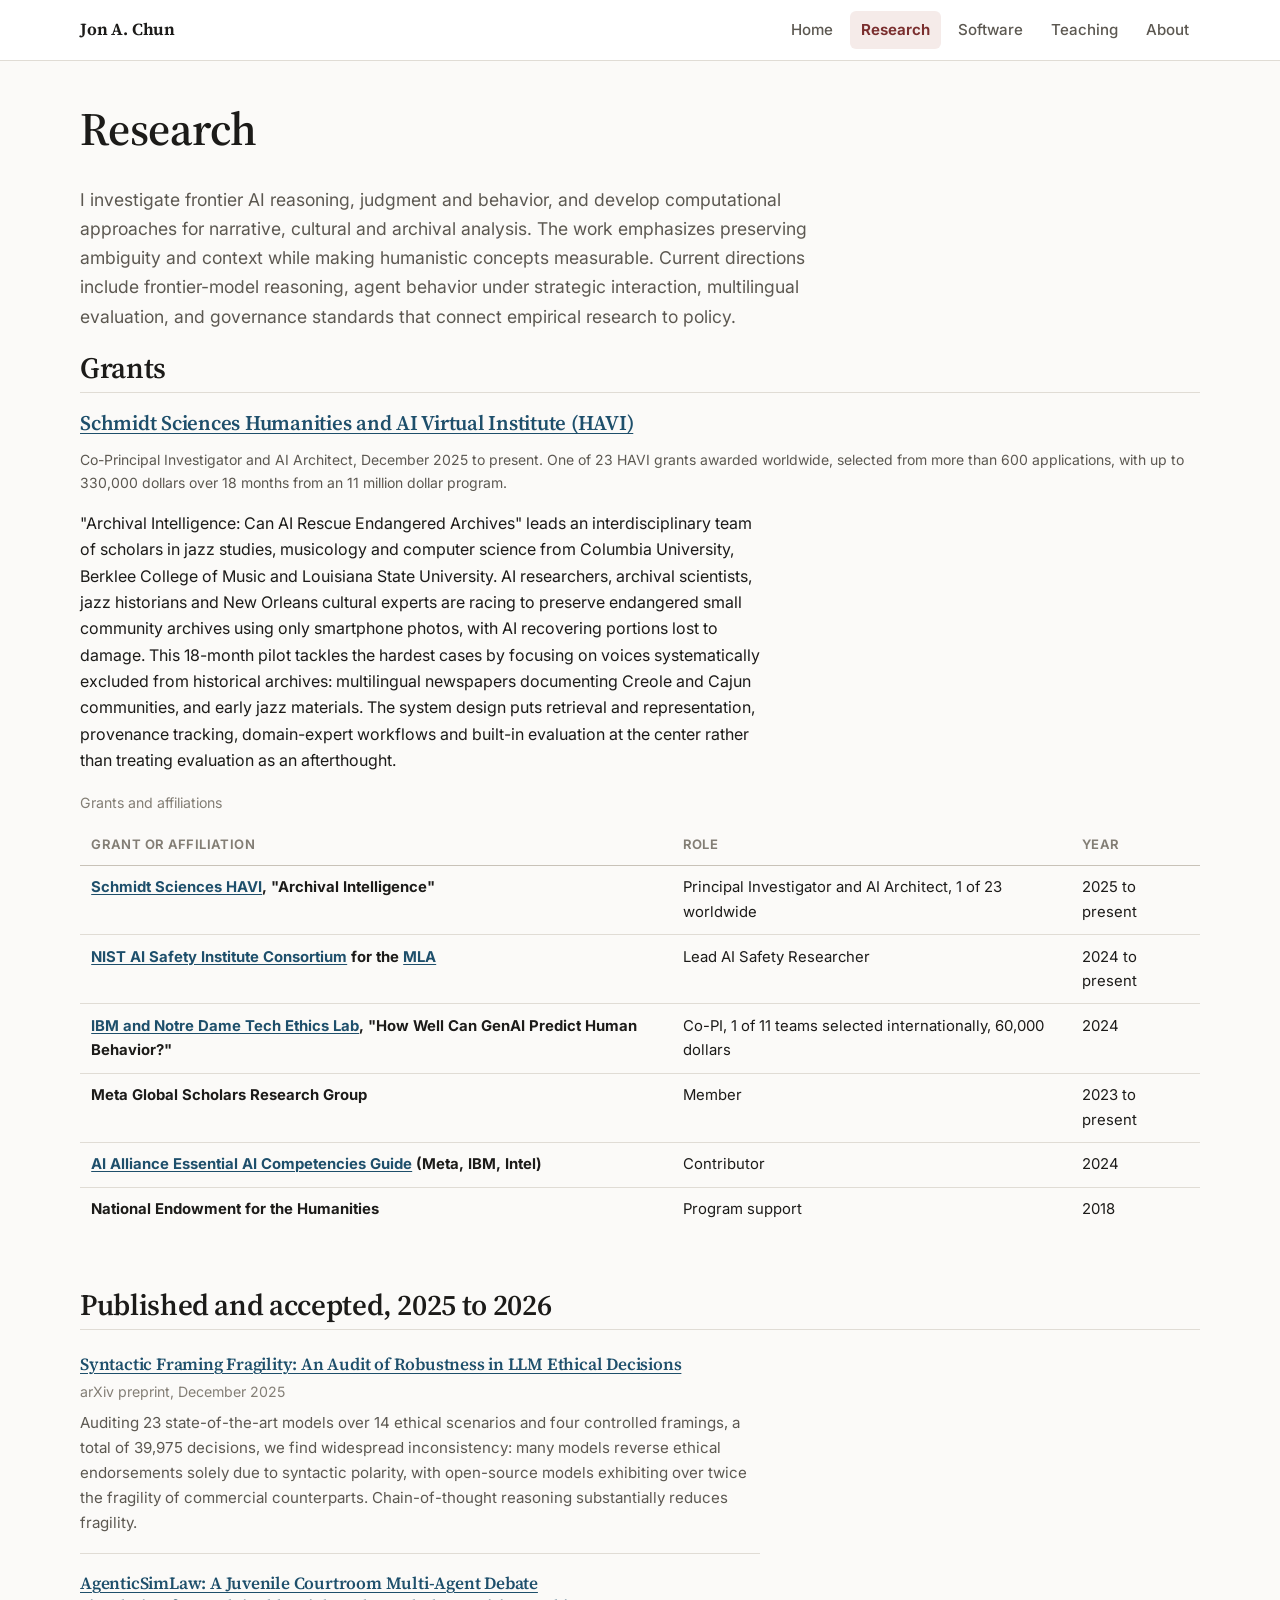
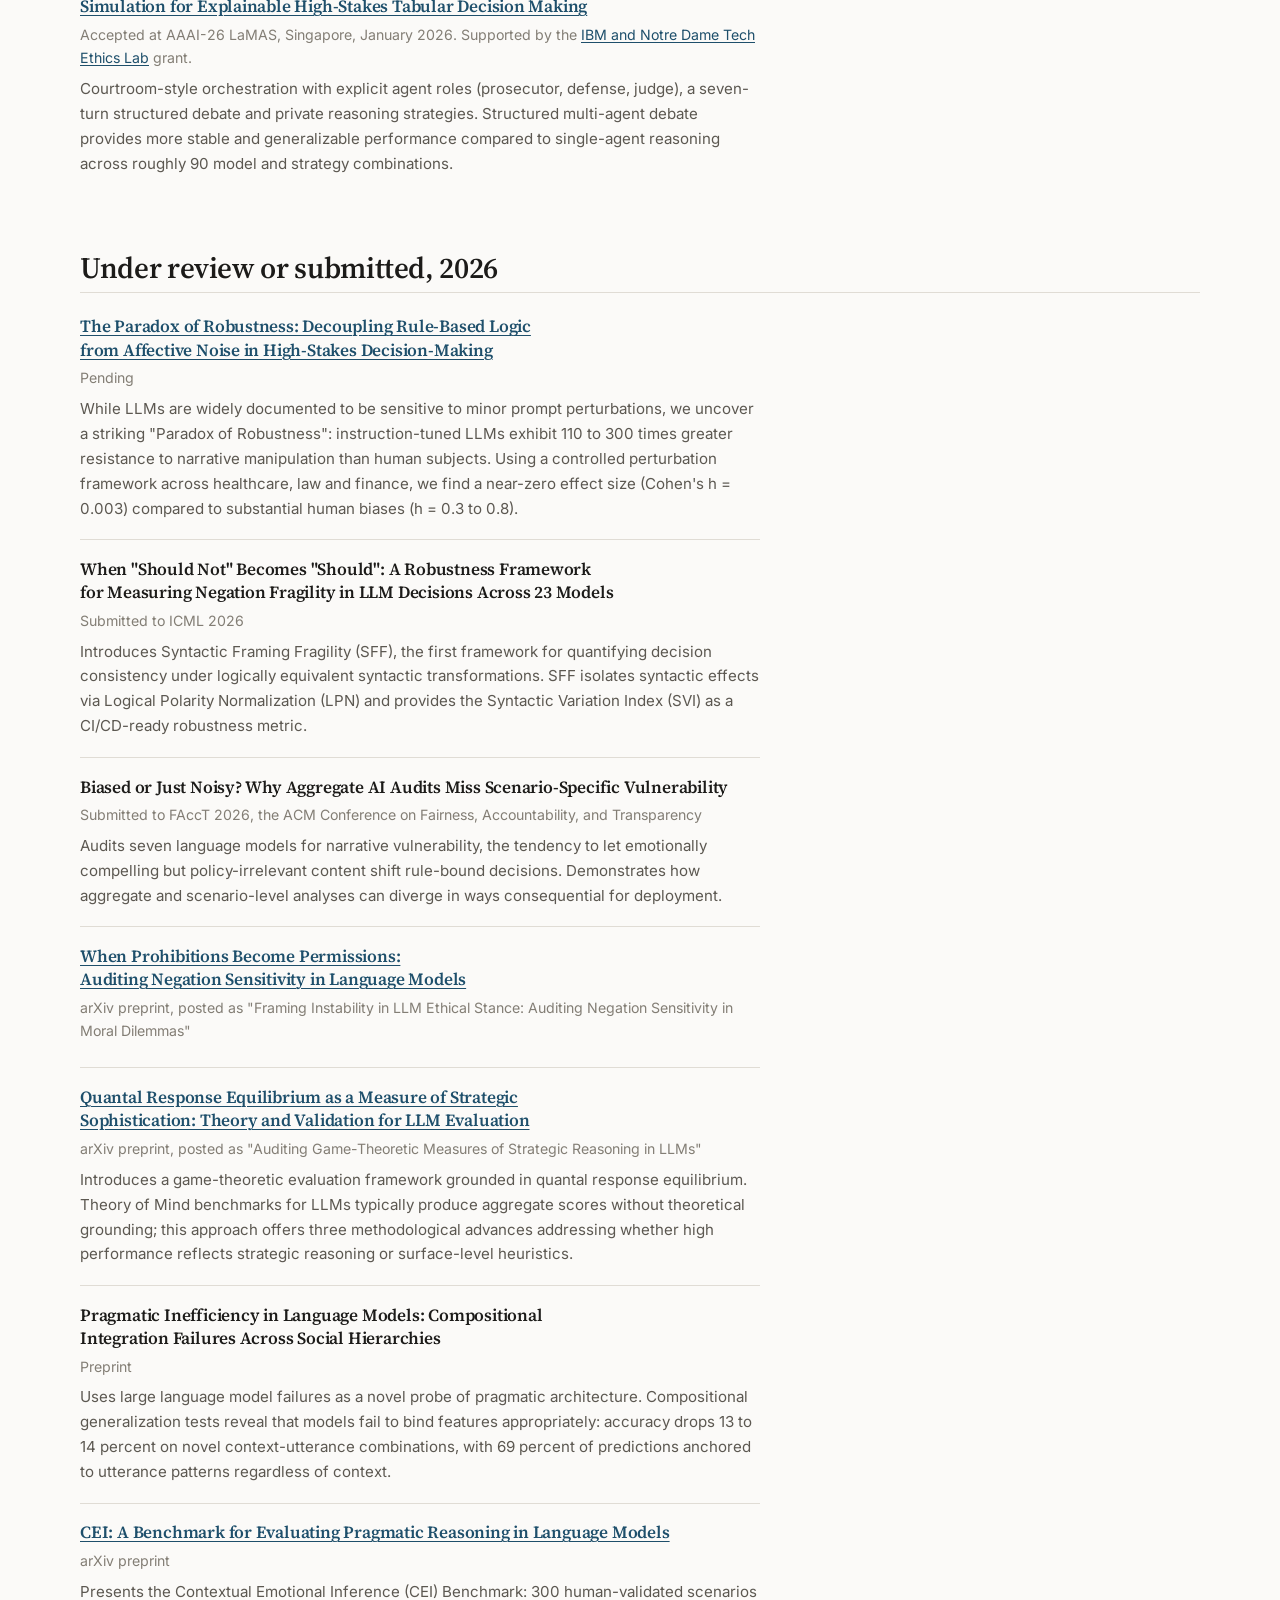
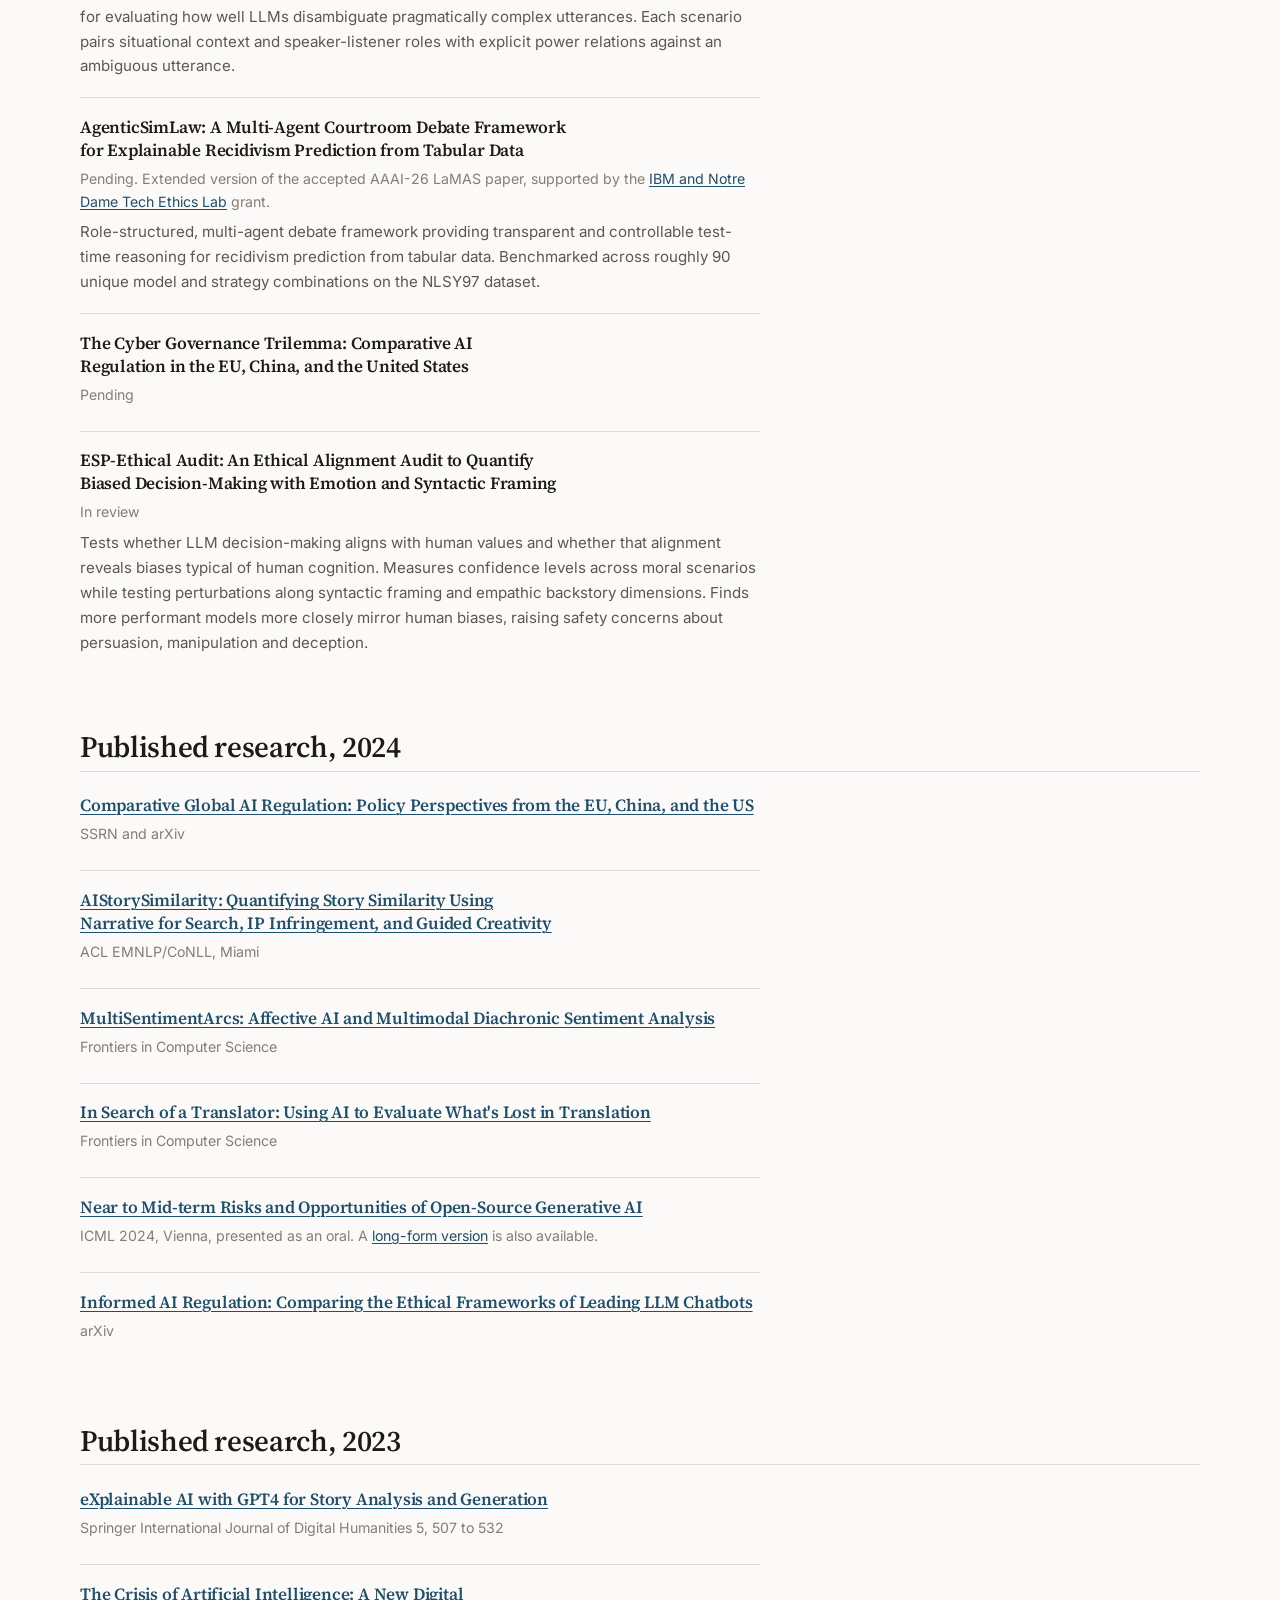
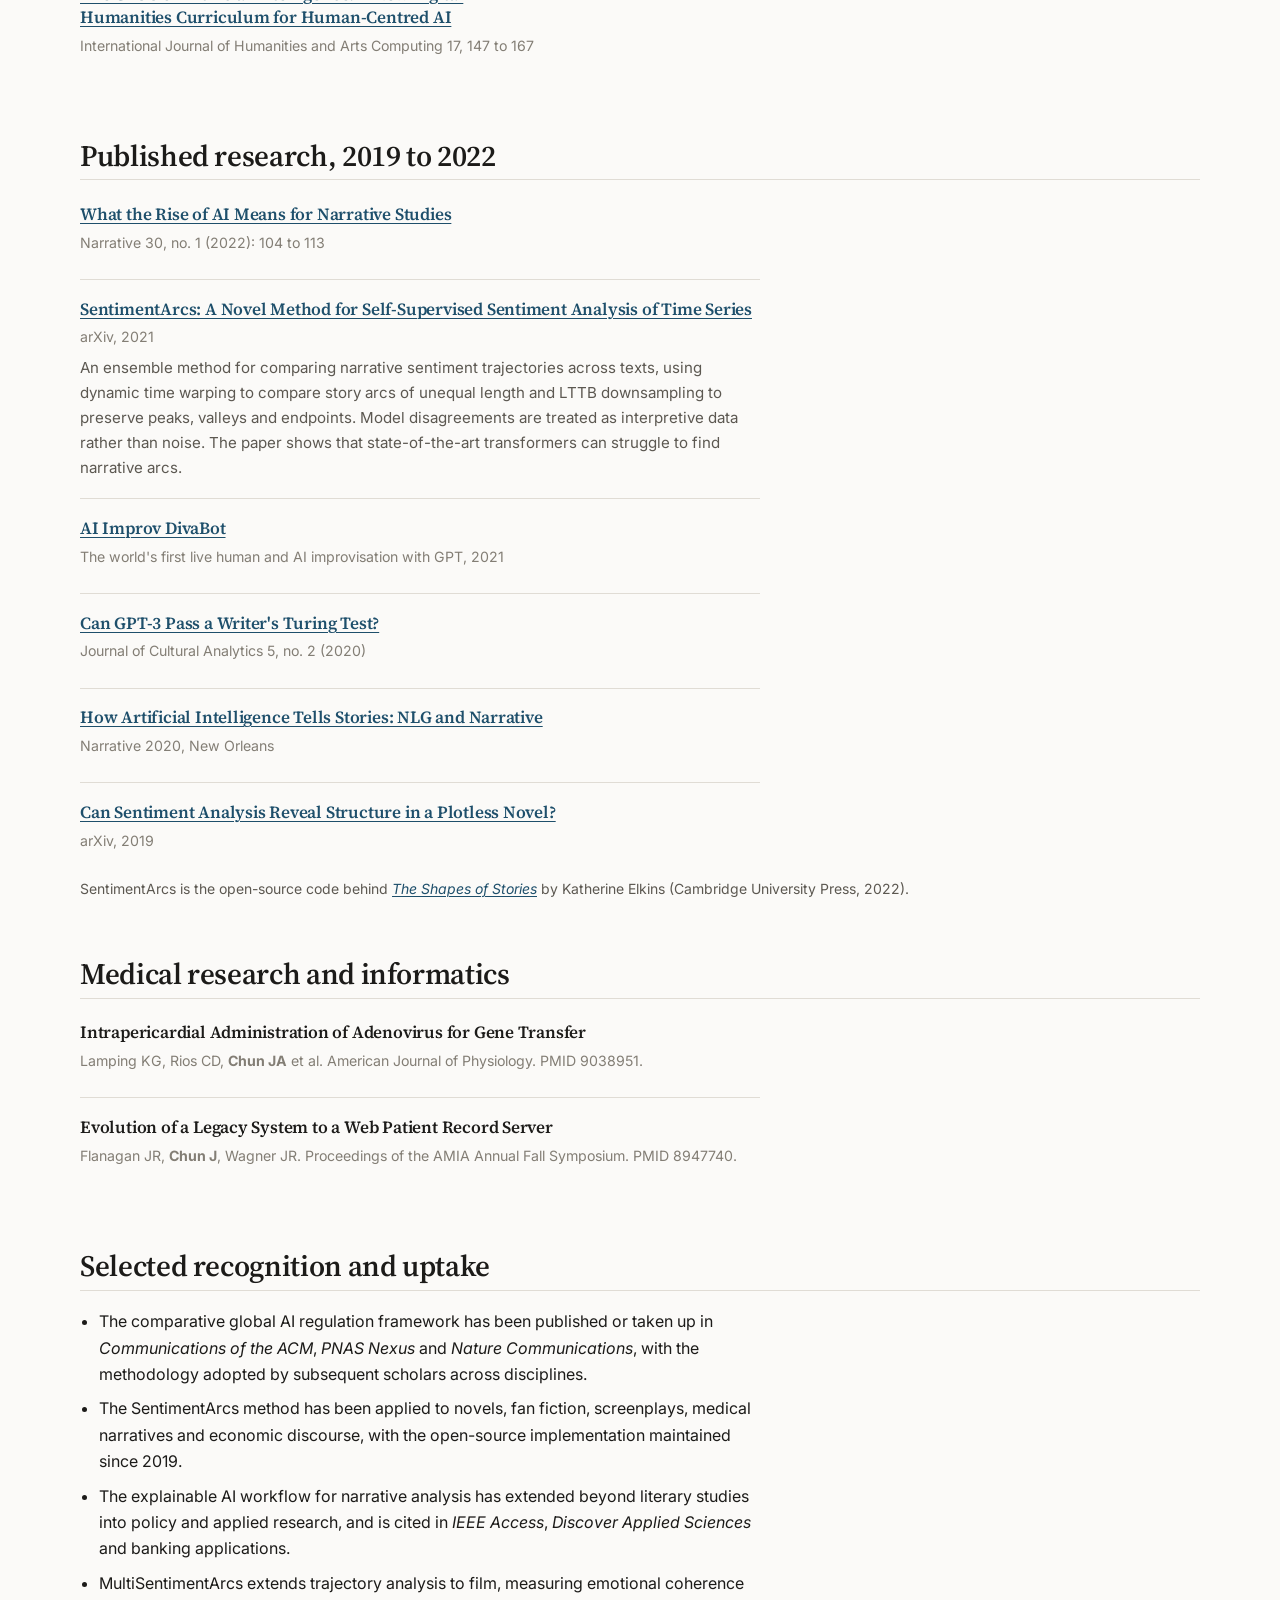
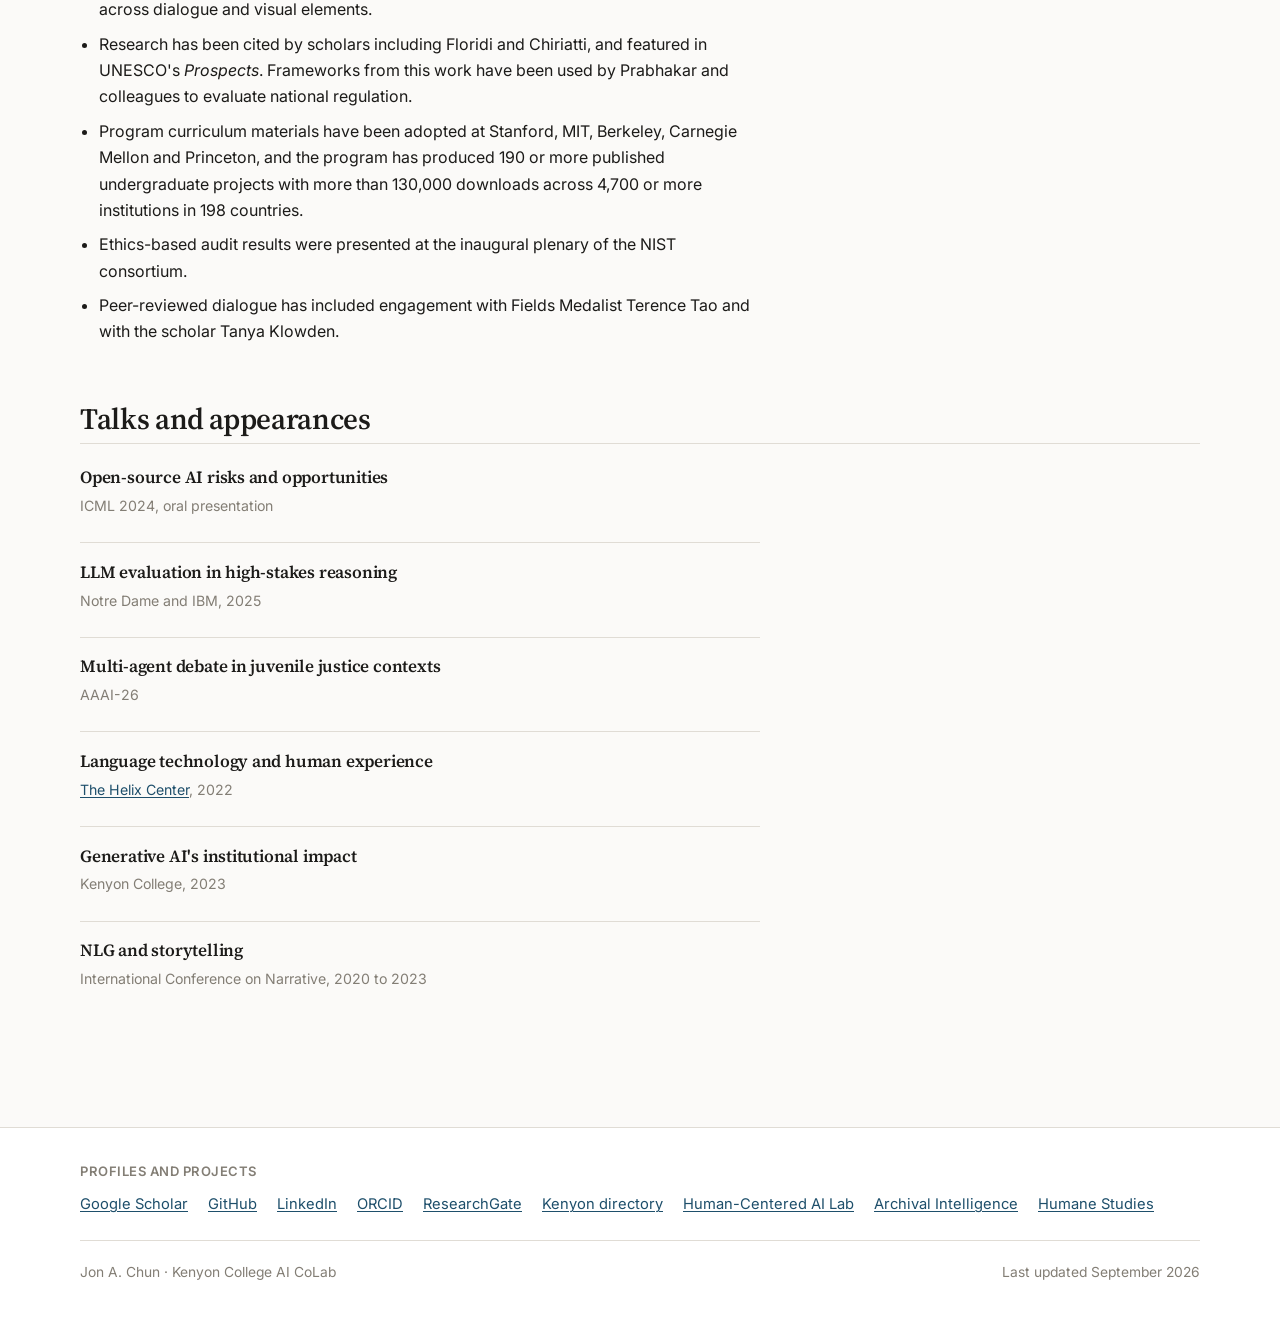
<file: research.html>
<!DOCTYPE html>
<html lang="en">
<head>
<meta charset="utf-8">
<meta name="viewport" content="width=device-width, initial-scale=1">
<title>Research | Jon A. Chun</title>
<meta name="description" content="Grants, publications and work under review by Jon A. Chun on AI evaluation, ethical reasoning in language models, multi-agent systems, computational narrative and AI regulation.">
<meta name="author" content="Jon A. Chun">
<link rel="canonical" href="https://jon-chun.github.io/research.html">
<meta property="og:type" content="website">
<meta property="og:title" content="Research | Jon A. Chun">
<meta property="og:description" content="Grants, publications and work under review on AI evaluation, ethical reasoning in language models, multi-agent systems and AI regulation.">
<meta property="og:url" content="https://jon-chun.github.io/research.html">
<meta property="og:image" content="https://jon-chun.github.io/assets/img/avatar.jpg">
<meta property="og:site_name" content="Jon A. Chun">
<meta name="twitter:card" content="summary">
<meta name="twitter:title" content="Research | Jon A. Chun">
<meta name="twitter:description" content="Grants, publications and work under review on AI evaluation and computational research.">
<meta name="twitter:image" content="https://jon-chun.github.io/assets/img/avatar.jpg">
<link rel="icon" href="favicon.svg" type="image/svg+xml">
<link rel="preconnect" href="https://fonts.googleapis.com">
<link rel="preconnect" href="https://fonts.gstatic.com" crossorigin>
<link rel="stylesheet" href="https://fonts.googleapis.com/css2?family=Inter:wght@400;500;600;650&amp;family=Source+Serif+4:opsz,wght@8..60,400;8..60,600;8..60,650&amp;display=swap">
<link rel="stylesheet" href="assets/css/style.css">
</head>
<body>
<a class="skip-link" href="#main">Skip to main content</a>

<header class="site-header">
  <div class="wrap site-header__inner">
    <a class="brand" href="index.html">Jon A. Chun</a>
    <button class="nav-toggle" type="button" aria-expanded="false" aria-controls="site-nav">
      <span class="nav-toggle__bars" aria-hidden="true"></span>
      Menu
    </button>
    <nav class="site-nav" id="site-nav" aria-label="Primary">
      <ul>
        <li><a href="index.html">Home</a></li>
        <li><a href="research.html" aria-current="page">Research</a></li>
        <li><a href="software.html">Software</a></li>
        <li><a href="teaching.html">Teaching</a></li>
        <li><a href="about.html">About</a></li>
      </ul>
    </nav>
  </div>
</header>

<main id="main">
  <div class="wrap">

    <h1>Research</h1>
    <p class="lede">I investigate frontier AI reasoning, judgment and behavior, and develop
      computational approaches for narrative, cultural and archival analysis. The work
      emphasizes preserving ambiguity and context while making humanistic concepts
      measurable. Current directions include frontier-model reasoning, agent behavior under
      strategic interaction, multilingual evaluation, and governance standards that connect
      empirical research to policy.</p>

    <section aria-labelledby="h-grants">
      <h2 id="h-grants">Grants</h2>

      <h3><a href="https://www.schmidtsciences.org/humanities-and-ai-virtual-institute/" rel="noopener">Schmidt Sciences Humanities and AI Virtual Institute (HAVI)</a></h3>
      <p class="muted small">Co-Principal Investigator and AI Architect, December 2025 to
        present. One of 23 HAVI grants awarded worldwide, selected from more than 600
        applications, with up to 330,000 dollars over 18 months from an 11 million dollar
        program.</p>
      <p class="prose">"Archival Intelligence: Can AI Rescue Endangered Archives" leads an
        interdisciplinary team of scholars in jazz studies, musicology and computer science
        from Columbia University, Berklee College of Music and Louisiana State University.
        AI researchers, archival scientists, jazz historians and New Orleans cultural experts
        are racing to preserve endangered small community archives using only smartphone
        photos, with AI recovering portions lost to damage. This 18-month pilot tackles the
        hardest cases by focusing on voices systematically excluded from historical archives:
        multilingual newspapers documenting Creole and Cajun communities, and early jazz
        materials. The system design puts retrieval and representation, provenance tracking,
        domain-expert workflows and built-in evaluation at the center rather than treating
        evaluation as an afterthought.</p>

      <div class="table-wrap">
        <table class="stack">
          <caption>Grants and affiliations</caption>
          <thead>
            <tr>
              <th scope="col">Grant or affiliation</th>
              <th scope="col">Role</th>
              <th scope="col">Year</th>
            </tr>
          </thead>
          <tbody>
            <tr>
              <th scope="row"><a href="https://www.schmidtsciences.org/humanities-and-ai-virtual-institute/" rel="noopener">Schmidt Sciences HAVI</a>, "Archival Intelligence"</th>
              <td data-label="Role">Principal Investigator and AI Architect, 1 of 23 worldwide</td>
              <td data-label="Year">2025 to present</td>
            </tr>
            <tr>
              <th scope="row"><a href="https://www.nist.gov/aisi/artificial-intelligence-safety-institute-consortium-aisic" rel="noopener">NIST AI Safety Institute Consortium</a> for the <a href="https://www.mla.org/" rel="noopener">MLA</a></th>
              <td data-label="Role">Lead AI Safety Researcher</td>
              <td data-label="Year">2024 to present</td>
            </tr>
            <tr>
              <th scope="row"><a href="https://techethicslab.nd.edu/call-for-proposals/" rel="noopener">IBM and Notre Dame Tech Ethics Lab</a>, "How Well Can GenAI Predict Human Behavior?"</th>
              <td data-label="Role">Co-PI, 1 of 11 teams selected internationally, 60,000 dollars</td>
              <td data-label="Year">2024</td>
            </tr>
            <tr>
              <th scope="row">Meta Global Scholars Research Group</th>
              <td data-label="Role">Member</td>
              <td data-label="Year">2023 to present</td>
            </tr>
            <tr>
              <th scope="row"><a href="https://thealliance.ai/core-projects/guide-to-essential-competencies-for-ai" rel="noopener">AI Alliance Essential AI Competencies Guide</a> (Meta, IBM, Intel)</th>
              <td data-label="Role">Contributor</td>
              <td data-label="Year">2024</td>
            </tr>
            <tr>
              <th scope="row">National Endowment for the Humanities</th>
              <td data-label="Role">Program support</td>
              <td data-label="Year">2018</td>
            </tr>
          </tbody>
        </table>
      </div>
    </section>

    <section aria-labelledby="h-accepted">
      <h2 id="h-accepted">Published and accepted, 2025 to 2026</h2>
      <ul class="entries">
        <li>
          <h3 class="entry__title"><a href="https://arxiv.org/abs/2601.09724" rel="noopener">Syntactic Framing Fragility: An Audit of Robustness in LLM Ethical Decisions</a></h3>
          <span class="entry__venue">arXiv preprint, December 2025</span>
          <p class="entry__abstract">Auditing 23 state-of-the-art models over 14 ethical
            scenarios and four controlled framings, a total of 39,975 decisions, we find
            widespread inconsistency: many models reverse ethical endorsements solely due to
            syntactic polarity, with open-source models exhibiting over twice the fragility of
            commercial counterparts. Chain-of-thought reasoning substantially reduces
            fragility.</p>
        </li>
        <li>
          <h3 class="entry__title"><a href="https://openreview.net/pdf?id=92kj14Wa8z" rel="noopener">AgenticSimLaw: A Juvenile Courtroom Multi-Agent Debate Simulation for Explainable High-Stakes Tabular Decision Making</a></h3>
          <span class="entry__venue">Accepted at AAAI-26 LaMAS, Singapore, January 2026.
            Supported by the <a href="https://techethicslab.nd.edu/call-for-proposals/" rel="noopener">IBM and Notre Dame Tech Ethics Lab</a> grant.</span>
          <p class="entry__abstract">Courtroom-style orchestration with explicit agent roles
            (prosecutor, defense, judge), a seven-turn structured debate and private reasoning
            strategies. Structured multi-agent debate provides more stable and generalizable
            performance compared to single-agent reasoning across roughly 90 model and
            strategy combinations.</p>
        </li>
      </ul>
    </section>

    <section aria-labelledby="h-review">
      <h2 id="h-review">Under review or submitted, 2026</h2>
      <ul class="entries">
        <li>
          <h3 class="entry__title"><a href="https://arxiv.org/abs/2601.21439" rel="noopener">The Paradox of Robustness: Decoupling Rule-Based Logic from Affective Noise in High-Stakes Decision-Making</a></h3>
          <span class="entry__venue">Pending</span>
          <p class="entry__abstract">While LLMs are widely documented to be sensitive to minor
            prompt perturbations, we uncover a striking "Paradox of Robustness":
            instruction-tuned LLMs exhibit 110 to 300 times greater resistance to narrative
            manipulation than human subjects. Using a controlled perturbation framework across
            healthcare, law and finance, we find a near-zero effect size (Cohen's h = 0.003)
            compared to substantial human biases (h = 0.3 to 0.8).</p>
        </li>
        <li>
          <h3 class="entry__title">When "Should Not" Becomes "Should": A Robustness Framework for Measuring Negation Fragility in LLM Decisions Across 23 Models</h3>
          <span class="entry__venue">Submitted to ICML 2026</span>
          <p class="entry__abstract">Introduces Syntactic Framing Fragility (SFF), the first
            framework for quantifying decision consistency under logically equivalent
            syntactic transformations. SFF isolates syntactic effects via Logical Polarity
            Normalization (LPN) and provides the Syntactic Variation Index (SVI) as a
            CI/CD-ready robustness metric.</p>
        </li>
        <li>
          <h3 class="entry__title">Biased or Just Noisy? Why Aggregate AI Audits Miss Scenario-Specific Vulnerability</h3>
          <span class="entry__venue">Submitted to FAccT 2026, the ACM Conference on Fairness,
            Accountability, and Transparency</span>
          <p class="entry__abstract">Audits seven language models for narrative vulnerability,
            the tendency to let emotionally compelling but policy-irrelevant content shift
            rule-bound decisions. Demonstrates how aggregate and scenario-level analyses can
            diverge in ways consequential for deployment.</p>
        </li>
        <li>
          <h3 class="entry__title"><a href="https://arxiv.org/abs/2601.21433" rel="noopener">When Prohibitions Become Permissions: Auditing Negation Sensitivity in Language Models</a></h3>
          <span class="entry__venue">arXiv preprint, posted as "Framing Instability in LLM Ethical Stance: Auditing Negation Sensitivity in Moral Dilemmas"</span>
        </li>
        <li>
          <h3 class="entry__title"><a href="https://arxiv.org/abs/2603.10029" rel="noopener">Quantal Response Equilibrium as a Measure of Strategic Sophistication: Theory and Validation for LLM Evaluation</a></h3>
          <span class="entry__venue">arXiv preprint, posted as "Auditing Game-Theoretic Measures of Strategic Reasoning in LLMs"</span>
          <p class="entry__abstract">Introduces a game-theoretic evaluation framework grounded
            in quantal response equilibrium. Theory of Mind benchmarks for LLMs typically
            produce aggregate scores without theoretical grounding; this approach offers three
            methodological advances addressing whether high performance reflects strategic
            reasoning or surface-level heuristics.</p>
        </li>
        <li>
          <h3 class="entry__title">Pragmatic Inefficiency in Language Models: Compositional Integration Failures Across Social Hierarchies</h3>
          <span class="entry__venue">Preprint</span>
          <p class="entry__abstract">Uses large language model failures as a novel probe of
            pragmatic architecture. Compositional generalization tests reveal that models fail
            to bind features appropriately: accuracy drops 13 to 14 percent on novel
            context-utterance combinations, with 69 percent of predictions anchored to
            utterance patterns regardless of context.</p>
        </li>
        <li>
          <h3 class="entry__title"><a href="https://arxiv.org/abs/2603.09993" rel="noopener">CEI: A Benchmark for Evaluating Pragmatic Reasoning in Language Models</a></h3>
          <span class="entry__venue">arXiv preprint</span>
          <p class="entry__abstract">Presents the Contextual Emotional Inference (CEI)
            Benchmark: 300 human-validated scenarios for evaluating how well LLMs disambiguate
            pragmatically complex utterances. Each scenario pairs situational context and
            speaker-listener roles with explicit power relations against an ambiguous
            utterance.</p>
        </li>
        <li>
          <h3 class="entry__title">AgenticSimLaw: A Multi-Agent Courtroom Debate Framework for Explainable Recidivism Prediction from Tabular Data</h3>
          <span class="entry__venue">Pending. Extended version of the accepted AAAI-26 LaMAS
            paper, supported by the <a href="https://techethicslab.nd.edu/call-for-proposals/" rel="noopener">IBM and Notre Dame Tech Ethics Lab</a> grant.</span>
          <p class="entry__abstract">Role-structured, multi-agent debate framework providing
            transparent and controllable test-time reasoning for recidivism prediction from
            tabular data. Benchmarked across roughly 90 unique model and strategy combinations
            on the NLSY97 dataset.</p>
        </li>
        <li>
          <h3 class="entry__title">The Cyber Governance Trilemma: Comparative AI Regulation in the EU, China, and the United States</h3>
          <span class="entry__venue">Pending</span>
        </li>
        <li>
          <h3 class="entry__title">ESP-Ethical Audit: An Ethical Alignment Audit to Quantify Biased Decision-Making with Emotion and Syntactic Framing</h3>
          <span class="entry__venue">In review</span>
          <p class="entry__abstract">Tests whether LLM decision-making aligns with human values
            and whether that alignment reveals biases typical of human cognition. Measures
            confidence levels across moral scenarios while testing perturbations along
            syntactic framing and empathic backstory dimensions. Finds more performant models
            more closely mirror human biases, raising safety concerns about persuasion,
            manipulation and deception.</p>
        </li>
      </ul>
    </section>

    <section aria-labelledby="h-2024">
      <h2 id="h-2024">Published research, 2024</h2>
      <ul class="entries">
        <li>
          <h3 class="entry__title"><a href="https://arxiv.org/abs/2410.21279" rel="noopener">Comparative Global AI Regulation: Policy Perspectives from the EU, China, and the US</a></h3>
          <span class="entry__venue">SSRN and arXiv</span>
        </li>
        <li>
          <h3 class="entry__title"><a href="https://aclanthology.org/2024.conll-1.13/" rel="noopener">AIStorySimilarity: Quantifying Story Similarity Using Narrative for Search, IP Infringement, and Guided Creativity</a></h3>
          <span class="entry__venue">ACL EMNLP/CoNLL, Miami</span>
        </li>
        <li>
          <h3 class="entry__title"><a href="https://www.frontiersin.org/journals/computer-science/articles/10.3389/fcomp.2024.1444549/full" rel="noopener">MultiSentimentArcs: Affective AI and Multimodal Diachronic Sentiment Analysis</a></h3>
          <span class="entry__venue">Frontiers in Computer Science</span>
        </li>
        <li>
          <h3 class="entry__title"><a href="https://www.frontiersin.org/journals/computer-science/articles/10.3389/fcomp.2024.1444021/full" rel="noopener">In Search of a Translator: Using AI to Evaluate What's Lost in Translation</a></h3>
          <span class="entry__venue">Frontiers in Computer Science</span>
        </li>
        <li>
          <h3 class="entry__title"><a href="https://arxiv.org/abs/2404.17047" rel="noopener">Near to Mid-term Risks and Opportunities of Open-Source Generative AI</a></h3>
          <span class="entry__venue">ICML 2024, Vienna, presented as an oral. A
            <a href="https://arxiv.org/abs/2405.08597" rel="noopener">long-form version</a>
            is also available.</span>
        </li>
        <li>
          <h3 class="entry__title"><a href="https://arxiv.org/pdf/2402.01651" rel="noopener">Informed AI Regulation: Comparing the Ethical Frameworks of Leading LLM Chatbots</a></h3>
          <span class="entry__venue">arXiv</span>
        </li>
      </ul>
    </section>

    <section aria-labelledby="h-2023">
      <h2 id="h-2023">Published research, 2023</h2>
      <ul class="entries">
        <li>
          <h3 class="entry__title"><a href="https://link.springer.com/article/10.1007/s42803-023-00069-8" rel="noopener">eXplainable AI with GPT4 for Story Analysis and Generation</a></h3>
          <span class="entry__venue">Springer International Journal of Digital Humanities 5,
            507 to 532</span>
        </li>
        <li>
          <h3 class="entry__title"><a href="https://www.euppublishing.com/doi/abs/10.3366/ijhac.2023.0310?journalCode=ijhac" rel="noopener">The Crisis of Artificial Intelligence: A New Digital Humanities Curriculum for Human-Centred AI</a></h3>
          <span class="entry__venue">International Journal of Humanities and Arts Computing 17,
            147 to 167</span>
        </li>
      </ul>
    </section>

    <section aria-labelledby="h-2019">
      <h2 id="h-2019">Published research, 2019 to 2022</h2>
      <ul class="entries">
        <li>
          <h3 class="entry__title"><a href="https://muse.jhu.edu/article/846035" rel="noopener">What the Rise of AI Means for Narrative Studies</a></h3>
          <span class="entry__venue">Narrative 30, no. 1 (2022): 104 to 113</span>
        </li>
        <li>
          <h3 class="entry__title"><a href="https://arxiv.org/abs/2110.09454" rel="noopener">SentimentArcs: A Novel Method for Self-Supervised Sentiment Analysis of Time Series</a></h3>
          <span class="entry__venue">arXiv, 2021</span>
          <p class="entry__abstract">An ensemble method for comparing narrative sentiment
            trajectories across texts, using dynamic time warping to compare story arcs of
            unequal length and LTTB downsampling to preserve peaks, valleys and endpoints.
            Model disagreements are treated as interpretive data rather than noise. The paper
            shows that state-of-the-art transformers can struggle to find narrative arcs.</p>
        </li>
        <li>
          <h3 class="entry__title"><a href="https://www.youtube.com/watch?v=Ldb0vlCQXtQ&amp;t=1s" rel="noopener">AI Improv DivaBot</a></h3>
          <span class="entry__venue">The world's first live human and AI improvisation with
            GPT, 2021</span>
        </li>
        <li>
          <h3 class="entry__title"><a href="https://culturalanalytics.org/article/17212.pdf" rel="noopener">Can GPT-3 Pass a Writer's Turing Test?</a></h3>
          <span class="entry__venue">Journal of Cultural Analytics 5, no. 2 (2020)</span>
        </li>
        <li>
          <h3 class="entry__title"><a href="https://github.com/jon-chun/conference-narrative2020-GPT2-NLG" rel="noopener">How Artificial Intelligence Tells Stories: NLG and Narrative</a></h3>
          <span class="entry__venue">Narrative 2020, New Orleans</span>
        </li>
        <li>
          <h3 class="entry__title"><a href="https://arxiv.org/abs/1910.01441" rel="noopener">Can Sentiment Analysis Reveal Structure in a Plotless Novel?</a></h3>
          <span class="entry__venue">arXiv, 2019</span>
        </li>
      </ul>
      <p class="small muted">SentimentArcs is the open-source code behind
        <a href="https://www.amazon.com/Stories-Elements-Digital-Literary-Studies/dp/1009270397" rel="noopener"><cite>The Shapes of Stories</cite></a>
        by Katherine Elkins (Cambridge University Press, 2022).</p>
    </section>

    <section aria-labelledby="h-medical">
      <h2 id="h-medical">Medical research and informatics</h2>
      <ul class="entries">
        <li>
          <h3 class="entry__title">Intrapericardial Administration of Adenovirus for Gene Transfer</h3>
          <span class="entry__venue">Lamping KG, Rios CD, <strong>Chun JA</strong> et al.
            American Journal of Physiology. PMID 9038951.</span>
        </li>
        <li>
          <h3 class="entry__title">Evolution of a Legacy System to a Web Patient Record Server</h3>
          <span class="entry__venue">Flanagan JR, <strong>Chun J</strong>, Wagner JR.
            Proceedings of the AMIA Annual Fall Symposium. PMID 8947740.</span>
        </li>
      </ul>
    </section>

    <section aria-labelledby="h-recognition">
      <h2 id="h-recognition">Selected recognition and uptake</h2>
      <ul class="tight">
        <li>The comparative global AI regulation framework has been published or taken up in
          <cite>Communications of the ACM</cite>, <cite>PNAS Nexus</cite> and
          <cite>Nature Communications</cite>, with the methodology adopted by subsequent
          scholars across disciplines.</li>
        <li>The SentimentArcs method has been applied to novels, fan fiction, screenplays,
          medical narratives and economic discourse, with the open-source implementation
          maintained since 2019.</li>
        <li>The explainable AI workflow for narrative analysis has extended beyond literary
          studies into policy and applied research, and is cited in <cite>IEEE Access</cite>,
          <cite>Discover Applied Sciences</cite> and banking applications.</li>
        <li>MultiSentimentArcs extends trajectory analysis to film, measuring emotional
          coherence across dialogue and visual elements.</li>
        <li>Research has been cited by scholars including Floridi and Chiriatti, and featured
          in UNESCO's <cite>Prospects</cite>. Frameworks from this work have been used by
          Prabhakar and colleagues to evaluate national regulation.</li>
        <li>Program curriculum materials have been adopted at Stanford, MIT, Berkeley,
          Carnegie Mellon and Princeton, and the program has produced 190 or more published
          undergraduate projects with more than 130,000 downloads across 4,700 or more
          institutions in 198 countries.</li>
        <li>Ethics-based audit results were presented at the inaugural plenary of the NIST
          consortium.</li>
        <li>Peer-reviewed dialogue has included engagement with Fields Medalist Terence Tao
          and with the scholar Tanya Klowden.</li>
      </ul>
    </section>

    <section aria-labelledby="h-talks">
      <h2 id="h-talks">Talks and appearances</h2>
      <ul class="entries">
        <li>
          <h3 class="entry__title">Open-source AI risks and opportunities</h3>
          <span class="entry__venue">ICML 2024, oral presentation</span>
        </li>
        <li>
          <h3 class="entry__title">LLM evaluation in high-stakes reasoning</h3>
          <span class="entry__venue">Notre Dame and IBM, 2025</span>
        </li>
        <li>
          <h3 class="entry__title">Multi-agent debate in juvenile justice contexts</h3>
          <span class="entry__venue">AAAI-26</span>
        </li>
        <li>
          <h3 class="entry__title">Language technology and human experience</h3>
          <span class="entry__venue"><a href="https://www.helixcenter.org/participants/jon-chun/" rel="noopener">The Helix Center</a>, 2022</span>
        </li>
        <li>
          <h3 class="entry__title">Generative AI's institutional impact</h3>
          <span class="entry__venue">Kenyon College, 2023</span>
        </li>
        <li>
          <h3 class="entry__title">NLG and storytelling</h3>
          <span class="entry__venue">International Conference on Narrative, 2020 to 2023</span>
        </li>
      </ul>
    </section>

  </div>
</main>

<footer class="site-footer">
  <div class="wrap">
    <h2>Profiles and projects</h2>
    <ul>
      <li><a href="https://scholar.google.com/citations?user=l-iUHQMAAAAJ&amp;hl=en" rel="noopener">Google Scholar</a></li>
      <li><a href="https://github.com/jon-chun" rel="noopener">GitHub</a></li>
      <li><a href="https://www.linkedin.com/in/jonchun2000/" rel="noopener">LinkedIn</a></li>
      <li><a href="https://orcid.org/0000-0002-5315-6784" rel="noopener">ORCID</a></li>
      <li><a href="https://www.researchgate.net/profile/Jon-Chun" rel="noopener">ResearchGate</a></li>
      <li><a href="https://www.kenyon.edu/directory/jon-chun/" rel="noopener">Kenyon directory</a></li>
      <li><a href="https://humancenteredailab.org" rel="noopener">Human-Centered AI Lab</a></li>
      <li><a href="https://archivalintelligenceai.org" rel="noopener">Archival Intelligence</a></li>
      <li><a href="https://humanestudies.org" rel="noopener">Humane Studies</a></li>
    </ul>
    <div class="site-footer__meta">
      <p>Jon A. Chun &middot; Kenyon College AI CoLab</p>
      <p>Last updated September 2026</p>
    </div>
  </div>
</footer>

<script src="assets/js/main.js"></script>
</body>
</html>
</file>
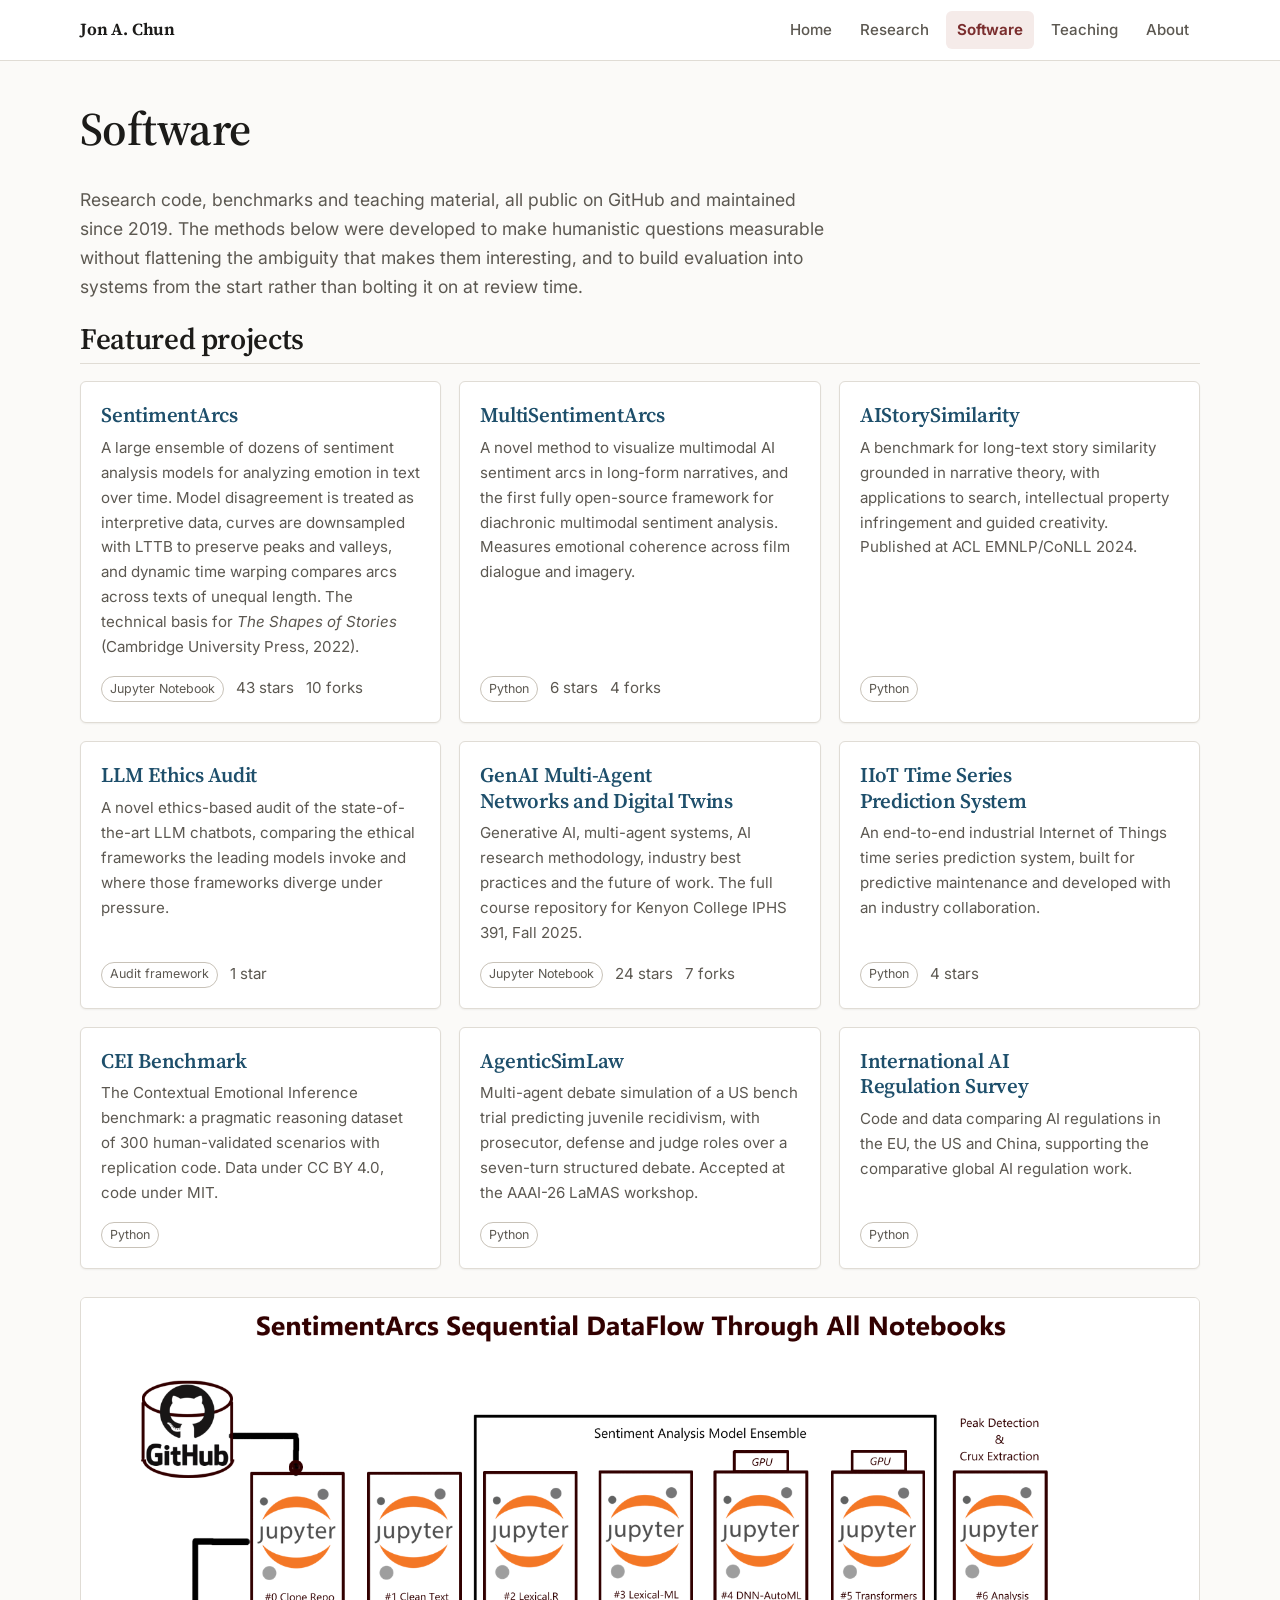
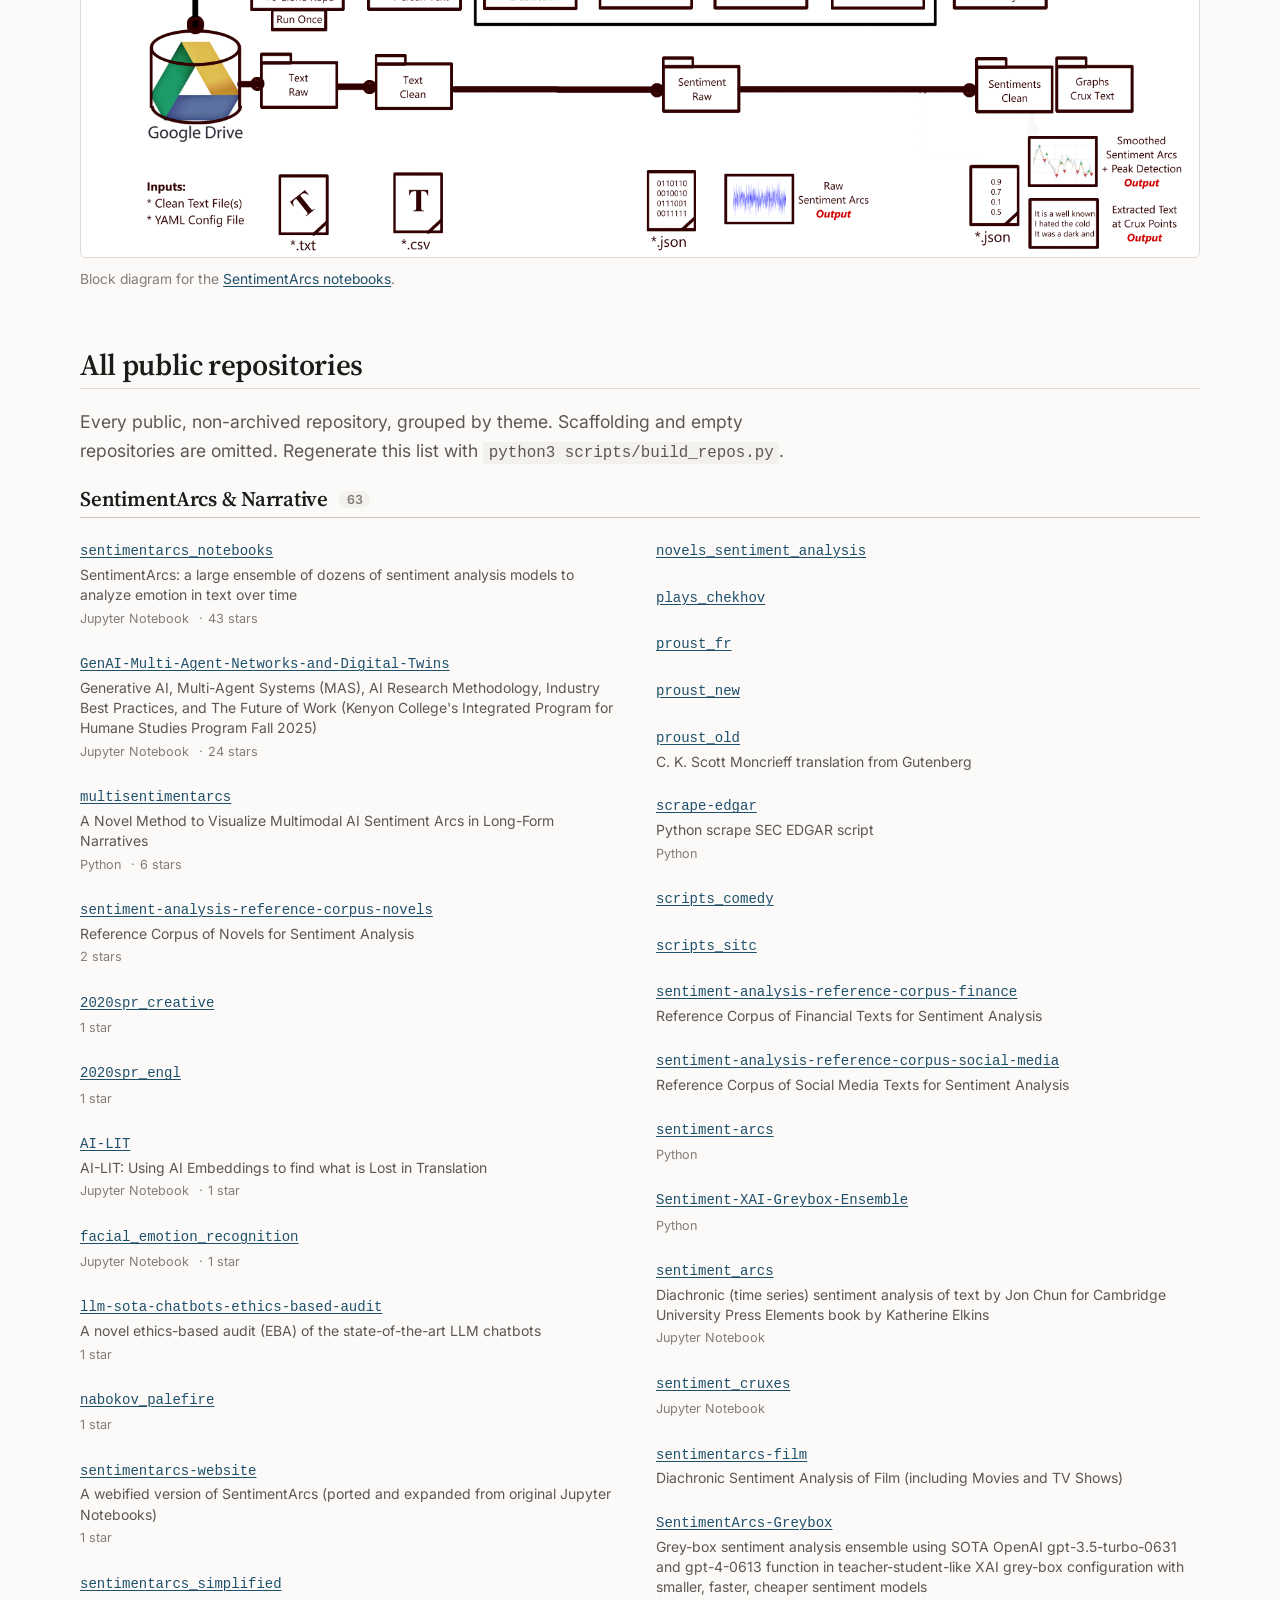
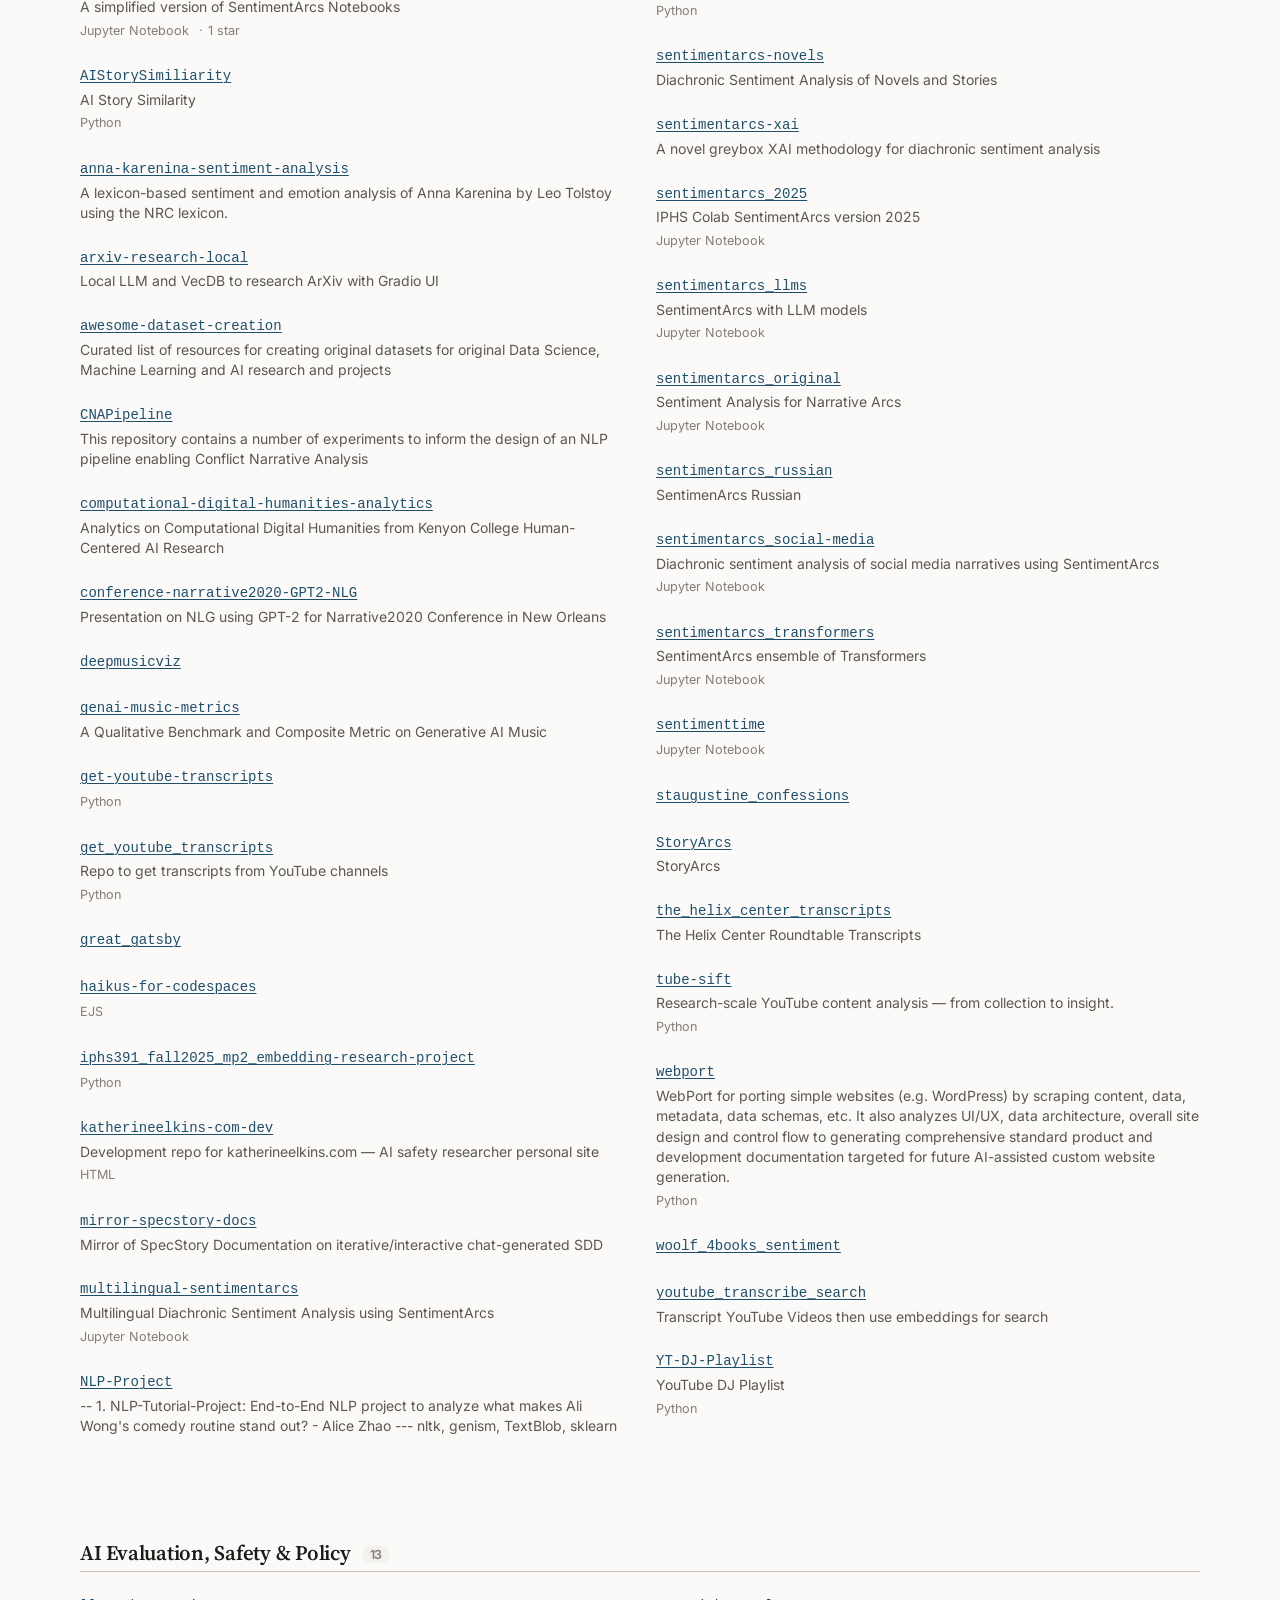
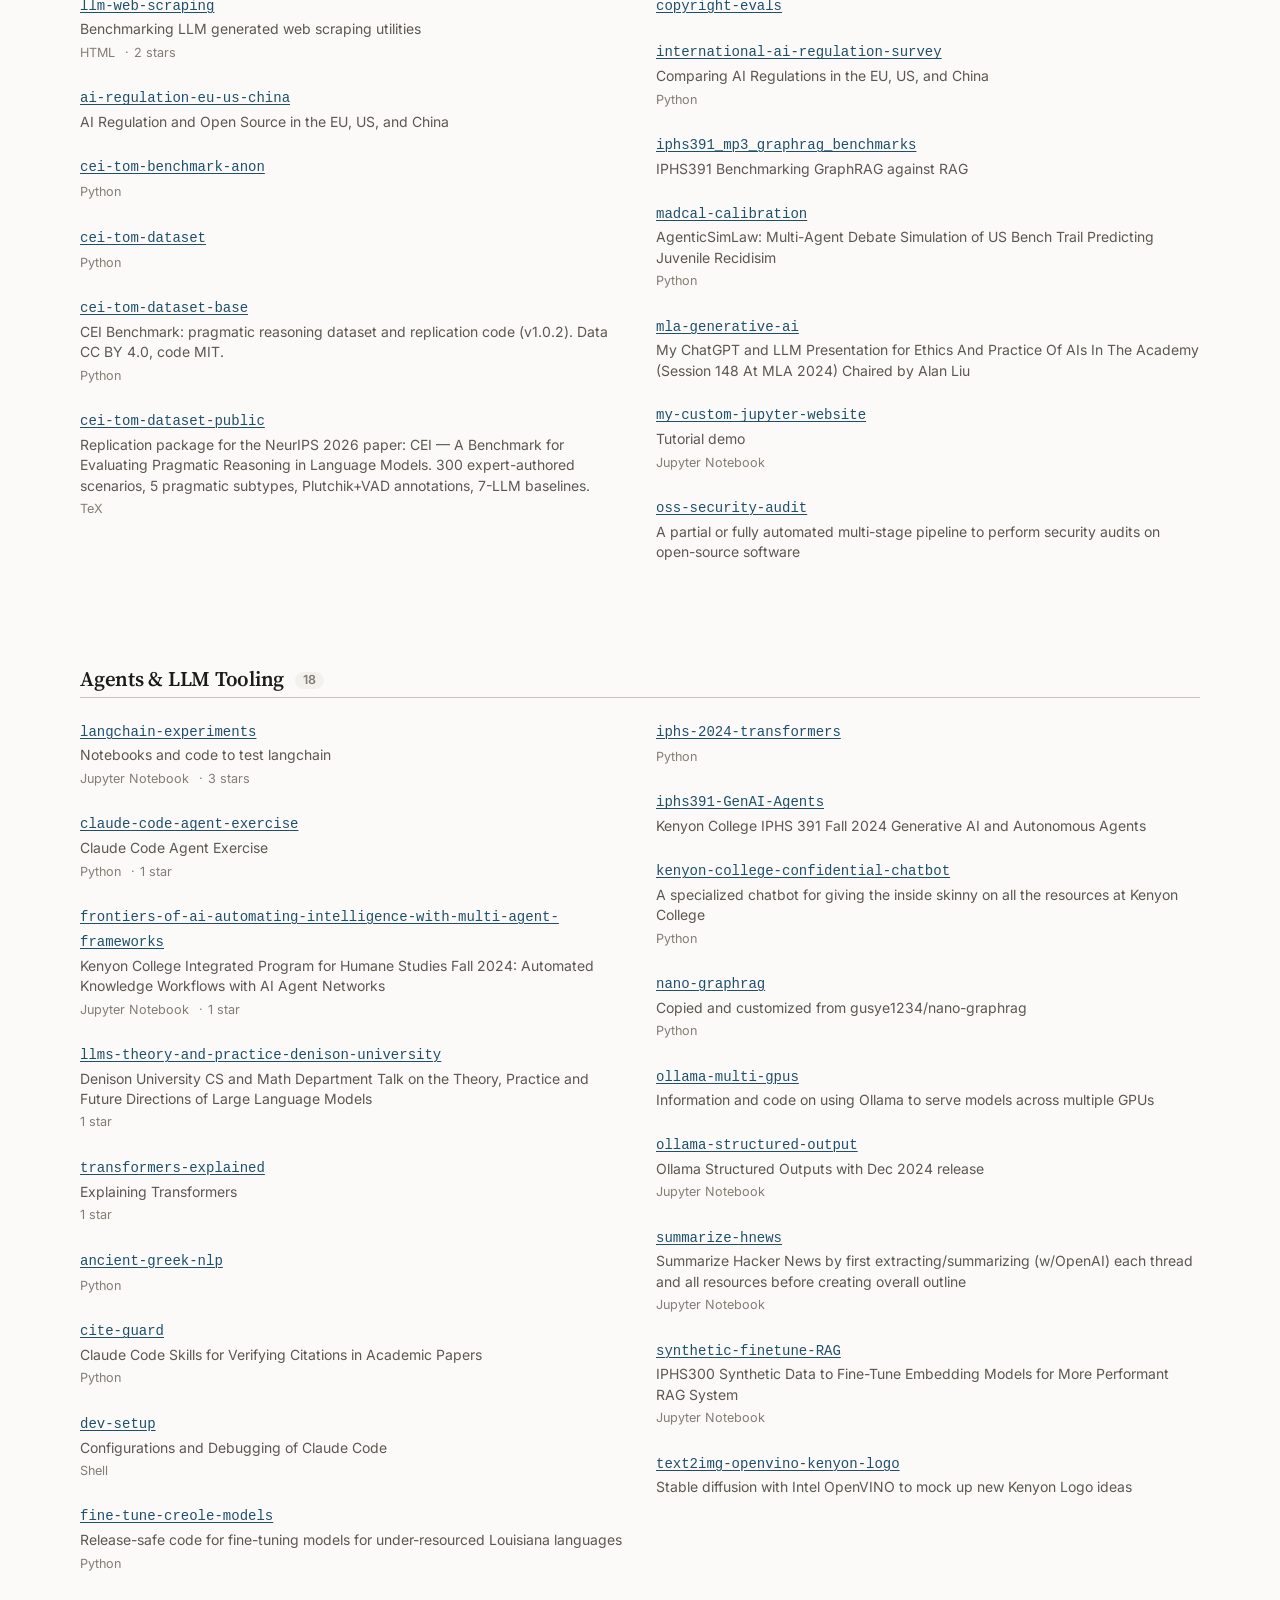
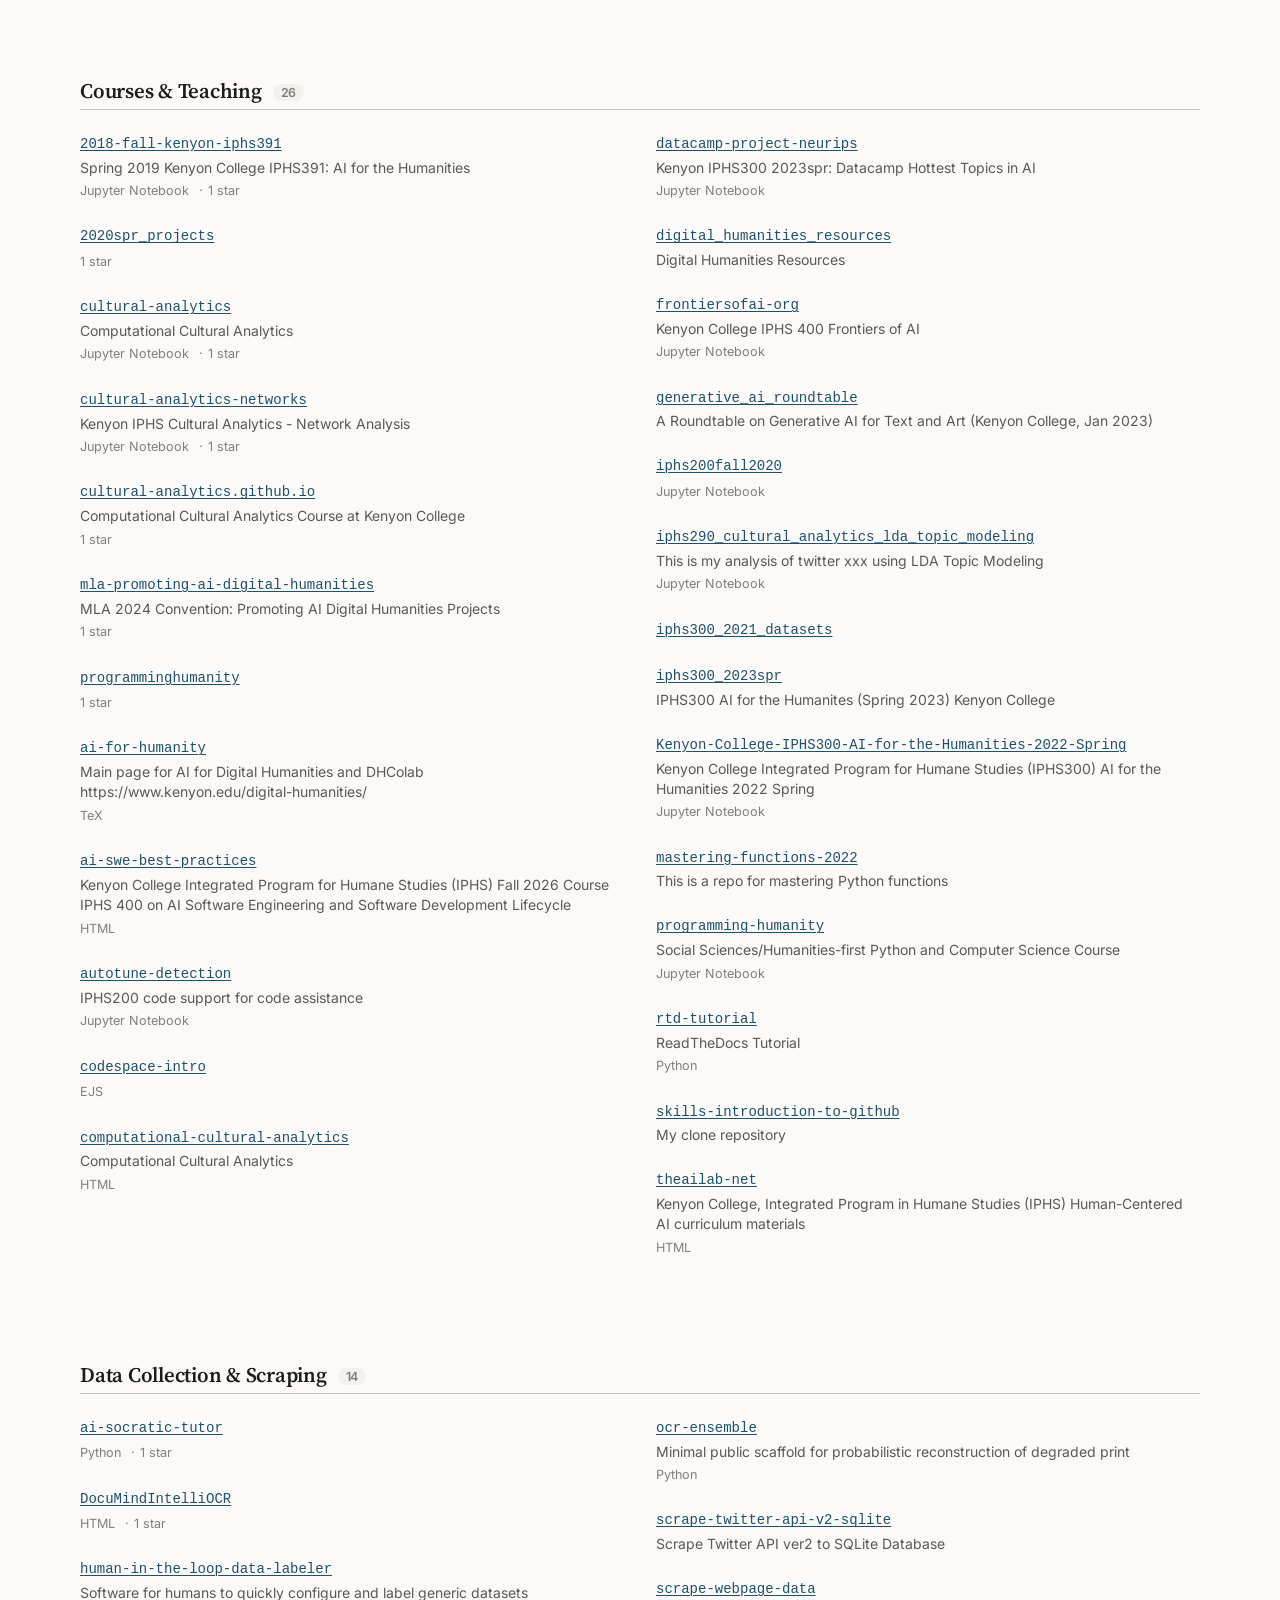
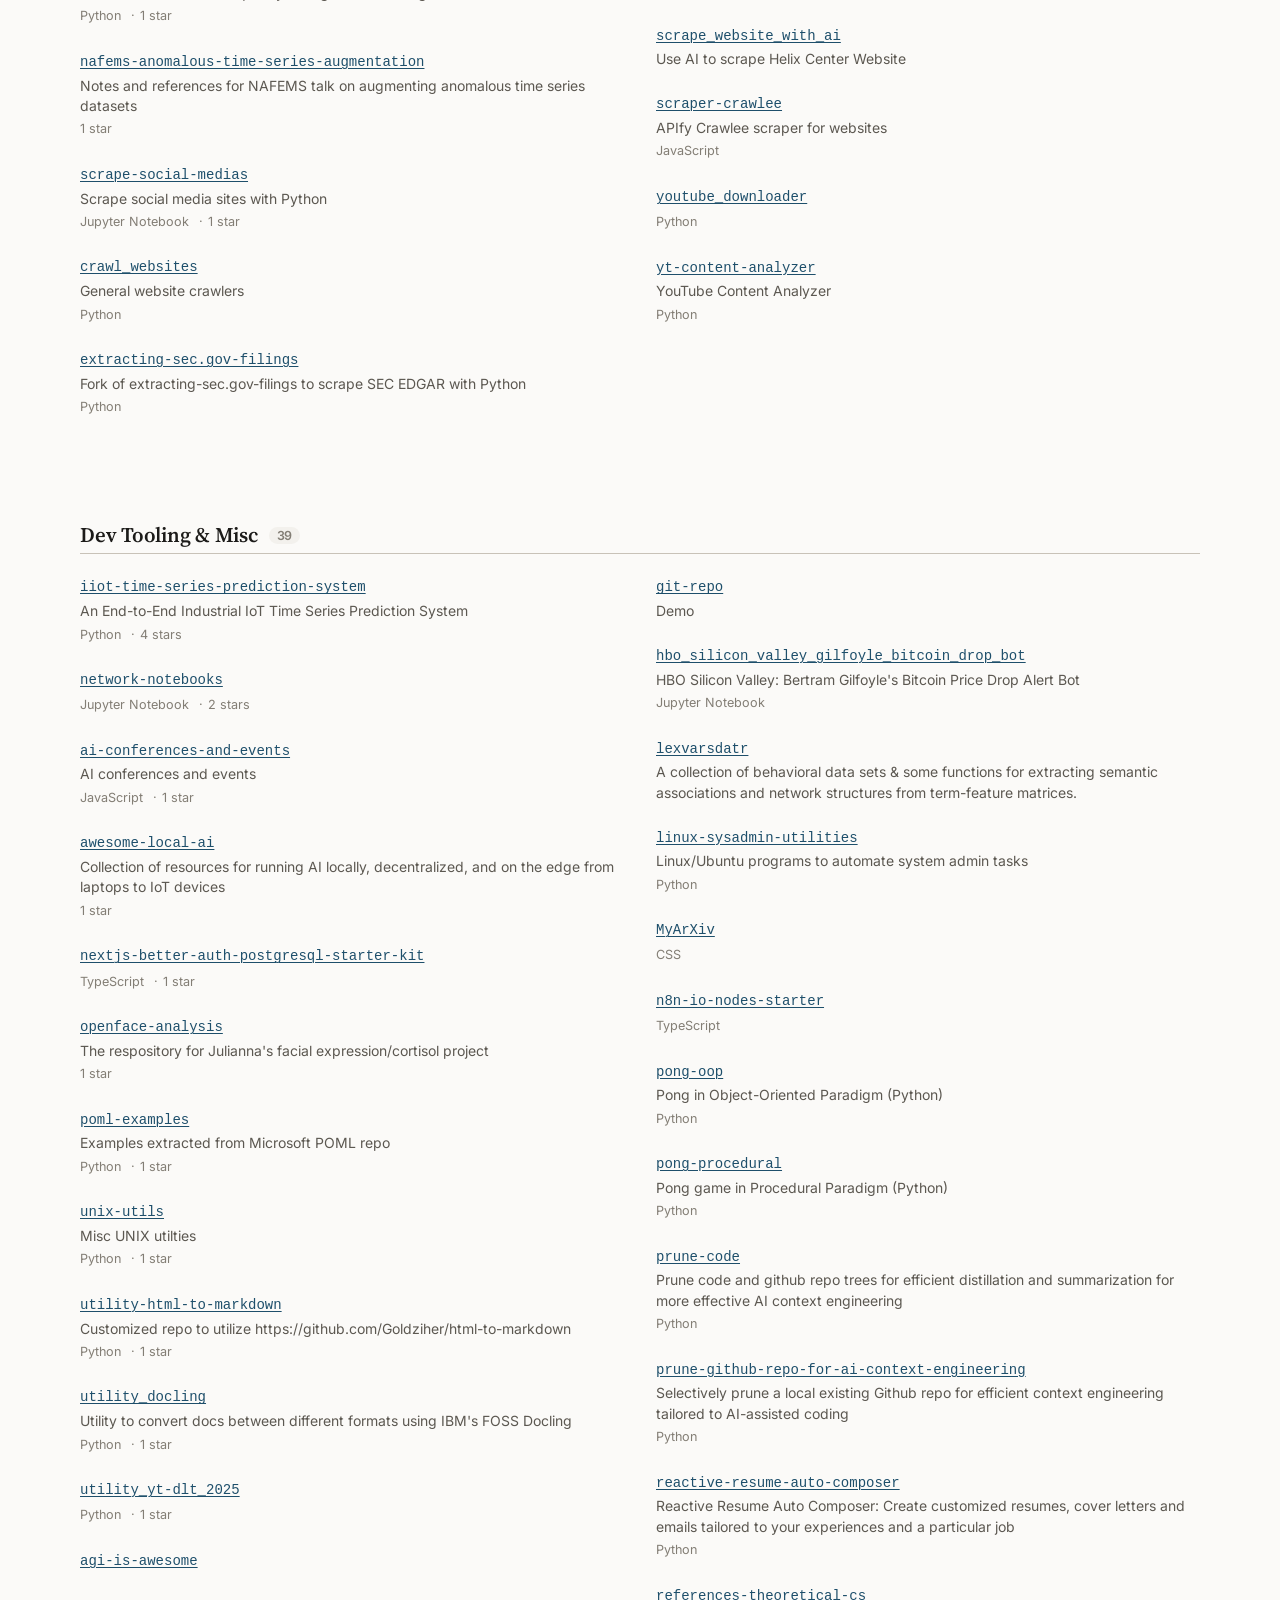
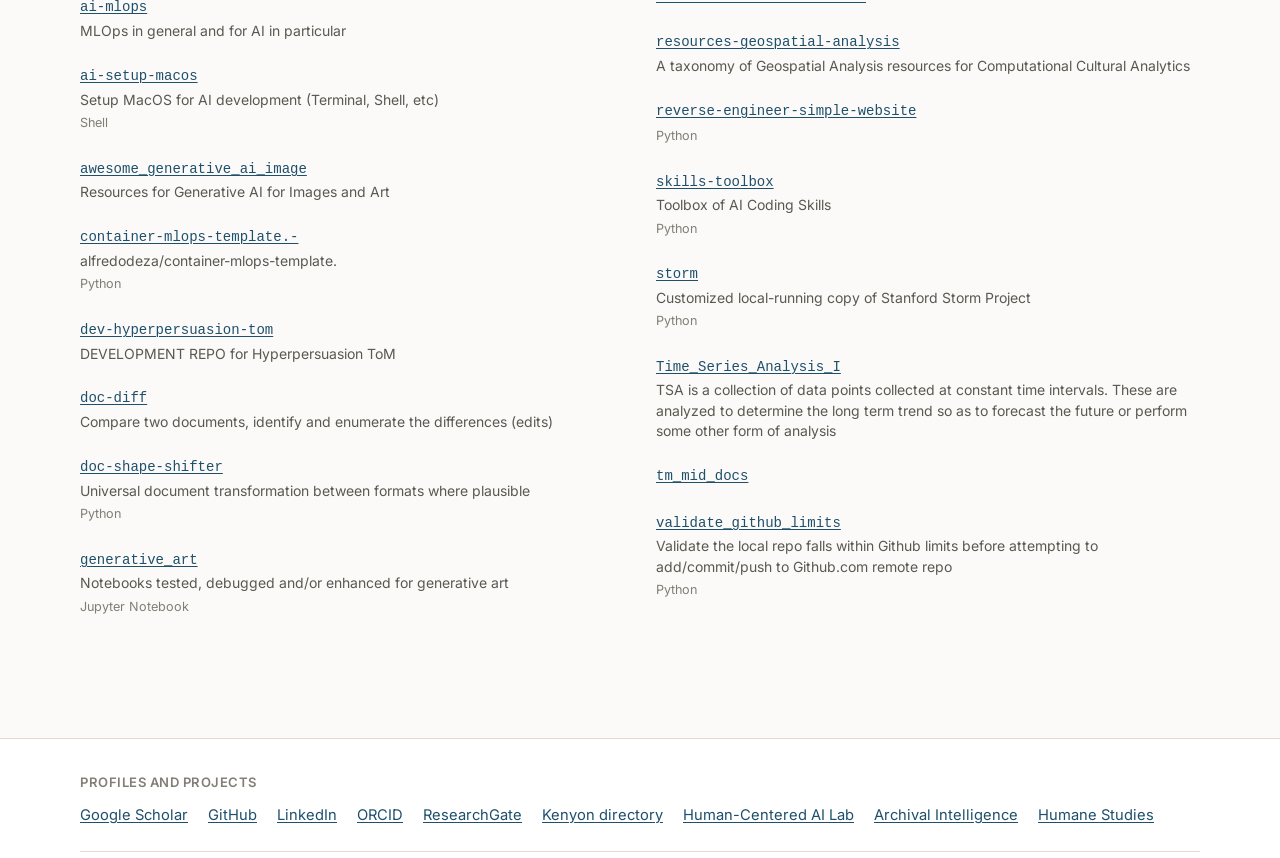
<file: software.html>
<!DOCTYPE html>
<html lang="en">
<head>
<meta charset="utf-8">
<meta name="viewport" content="width=device-width, initial-scale=1">
<title>Software | Jon A. Chun</title>
<meta name="description" content="Open-source research software by Jon A. Chun, including SentimentArcs, MultiSentimentArcs, AIStorySimilarity and the LLM ethics audit framework, plus every public repository.">
<meta name="author" content="Jon A. Chun">
<link rel="canonical" href="https://jon-chun.github.io/software.html">
<meta property="og:type" content="website">
<meta property="og:title" content="Software | Jon A. Chun">
<meta property="og:description" content="Open-source research software including SentimentArcs, MultiSentimentArcs, AIStorySimilarity and the LLM ethics audit framework.">
<meta property="og:url" content="https://jon-chun.github.io/software.html">
<meta property="og:image" content="https://jon-chun.github.io/assets/img/fig_sentimentarcs_blocks.png">
<meta property="og:site_name" content="Jon A. Chun">
<meta name="twitter:card" content="summary">
<meta name="twitter:title" content="Software | Jon A. Chun">
<meta name="twitter:description" content="Open-source research software and every public repository.">
<meta name="twitter:image" content="https://jon-chun.github.io/assets/img/fig_sentimentarcs_blocks.png">
<link rel="icon" href="favicon.svg" type="image/svg+xml">
<link rel="preconnect" href="https://fonts.googleapis.com">
<link rel="preconnect" href="https://fonts.gstatic.com" crossorigin>
<link rel="stylesheet" href="https://fonts.googleapis.com/css2?family=Inter:wght@400;500;600;650&amp;family=Source+Serif+4:opsz,wght@8..60,400;8..60,600;8..60,650&amp;display=swap">
<link rel="stylesheet" href="assets/css/style.css">
</head>
<body>
<a class="skip-link" href="#main">Skip to main content</a>

<header class="site-header">
  <div class="wrap site-header__inner">
    <a class="brand" href="index.html">Jon A. Chun</a>
    <button class="nav-toggle" type="button" aria-expanded="false" aria-controls="site-nav">
      <span class="nav-toggle__bars" aria-hidden="true"></span>
      Menu
    </button>
    <nav class="site-nav" id="site-nav" aria-label="Primary">
      <ul>
        <li><a href="index.html">Home</a></li>
        <li><a href="research.html">Research</a></li>
        <li><a href="software.html" aria-current="page">Software</a></li>
        <li><a href="teaching.html">Teaching</a></li>
        <li><a href="about.html">About</a></li>
      </ul>
    </nav>
  </div>
</header>

<main id="main">
  <div class="wrap">

    <h1>Software</h1>
    <p class="lede">Research code, benchmarks and teaching material, all public on GitHub and
      maintained since 2019. The methods below were developed to make humanistic questions
      measurable without flattening the ambiguity that makes them interesting, and to build
      evaluation into systems from the start rather than bolting it on at review time.</p>

    <section aria-labelledby="h-featured">
      <h2 id="h-featured">Featured projects</h2>
      <ul class="cards cards--wide">
        <li class="card">
          <h3><a href="https://github.com/jon-chun/sentimentarcs_notebooks" rel="noopener">SentimentArcs</a></h3>
          <p>A large ensemble of dozens of sentiment analysis models for analyzing emotion in
            text over time. Model disagreement is treated as interpretive data, curves are
            downsampled with LTTB to preserve peaks and valleys, and dynamic time warping
            compares arcs across texts of unequal length. The technical basis for
            <cite>The Shapes of Stories</cite> (Cambridge University Press, 2022).</p>
          <p class="card__meta"><span class="tag">Jupyter Notebook</span> <span>43 stars</span> <span>10 forks</span></p>
        </li>
        <li class="card">
          <h3><a href="https://github.com/jon-chun/multisentimentarcs" rel="noopener">MultiSentimentArcs</a></h3>
          <p>A novel method to visualize multimodal AI sentiment arcs in long-form narratives,
            and the first fully open-source framework for diachronic multimodal sentiment
            analysis. Measures emotional coherence across film dialogue and imagery.</p>
          <p class="card__meta"><span class="tag">Python</span> <span>6 stars</span> <span>4 forks</span></p>
        </li>
        <li class="card">
          <h3><a href="https://github.com/jon-chun/AIStorySimiliarity" rel="noopener">AIStorySimilarity</a></h3>
          <p>A benchmark for long-text story similarity grounded in narrative theory, with
            applications to search, intellectual property infringement and guided creativity.
            Published at ACL EMNLP/CoNLL 2024.</p>
          <p class="card__meta"><span class="tag">Python</span></p>
        </li>
        <li class="card">
          <h3><a href="https://github.com/jon-chun/llm-sota-chatbots-ethics-based-audit" rel="noopener">LLM Ethics Audit</a></h3>
          <p>A novel ethics-based audit of the state-of-the-art LLM chatbots, comparing the
            ethical frameworks the leading models invoke and where those frameworks diverge
            under pressure.</p>
          <p class="card__meta"><span class="tag">Audit framework</span> <span>1 star</span></p>
        </li>
        <li class="card">
          <h3><a href="https://github.com/jon-chun/GenAI-Multi-Agent-Networks-and-Digital-Twins" rel="noopener">GenAI Multi-Agent Networks and Digital Twins</a></h3>
          <p>Generative AI, multi-agent systems, AI research methodology, industry best
            practices and the future of work. The full course repository for Kenyon College
            IPHS 391, Fall 2025.</p>
          <p class="card__meta"><span class="tag">Jupyter Notebook</span> <span>24 stars</span> <span>7 forks</span></p>
        </li>
        <li class="card">
          <h3><a href="https://github.com/jon-chun/iiot-time-series-prediction-system" rel="noopener">IIoT Time Series Prediction System</a></h3>
          <p>An end-to-end industrial Internet of Things time series prediction system, built
            for predictive maintenance and developed with an industry collaboration.</p>
          <p class="card__meta"><span class="tag">Python</span> <span>4 stars</span></p>
        </li>
        <li class="card">
          <h3><a href="https://github.com/jon-chun/cei-tom-dataset-base" rel="noopener">CEI Benchmark</a></h3>
          <p>The Contextual Emotional Inference benchmark: a pragmatic reasoning dataset of
            300 human-validated scenarios with replication code. Data under CC BY 4.0, code
            under MIT.</p>
          <p class="card__meta"><span class="tag">Python</span></p>
        </li>
        <li class="card">
          <h3><a href="https://github.com/jon-chun/madcal-calibration" rel="noopener">AgenticSimLaw</a></h3>
          <p>Multi-agent debate simulation of a US bench trial predicting juvenile recidivism,
            with prosecutor, defense and judge roles over a seven-turn structured debate.
            Accepted at the AAAI-26 LaMAS workshop.</p>
          <p class="card__meta"><span class="tag">Python</span></p>
        </li>
        <li class="card">
          <h3><a href="https://github.com/jon-chun/international-ai-regulation-survey" rel="noopener">International AI Regulation Survey</a></h3>
          <p>Code and data comparing AI regulations in the EU, the US and China, supporting the
            comparative global AI regulation work.</p>
          <p class="card__meta"><span class="tag">Python</span></p>
        </li>
      </ul>

      <figure>
        <img src="assets/img/fig_sentimentarcs_blocks.png" width="1743" height="872"
             alt="Block diagram of the SentimentArcs pipeline, showing the flow from text ingestion through the ensemble of sentiment models to smoothing, downsampling and trajectory comparison">
        <figcaption>Block diagram for the
          <a href="https://github.com/jon-chun/sentimentarcs_notebooks" rel="noopener">SentimentArcs notebooks</a>.</figcaption>
      </figure>
    </section>

    <section aria-labelledby="h-recent" data-recent-section hidden>
      <h2 id="h-recent">Recently updated</h2>
      <p class="small muted">Fetched live from the GitHub API when this page loads.</p>
      <div id="recent-repos"></div>
    </section>

    <section aria-labelledby="h-all">
      <h2 id="h-all">All public repositories</h2>
      <p class="lede">Every public, non-archived repository, grouped by theme. Scaffolding and
        empty repositories are omitted. Regenerate this list with
        <code>python3 scripts/build_repos.py</code>.</p>
      <div class="repo-groups">
<!-- BEGIN all-repos -->
<!-- generated by scripts/build_repos.py: 173 repositories -->
        <section class="repo-group" aria-labelledby="rg-sentimentarcs-narrative">
          <h3 id="rg-sentimentarcs-narrative">SentimentArcs &amp; Narrative <span class="repo-count">63</span></h3>
          <ul class="repo-list">
            <li>
              <a href="https://github.com/jon-chun/sentimentarcs_notebooks" rel="noopener">sentimentarcs_notebooks</a>
              <span class="repo-desc">SentimentArcs: a large ensemble of dozens of sentiment analysis models to analyze emotion in text over time</span>
              <span class="repo-meta"><span class="repo-lang">Jupyter Notebook</span> <span class="repo-stars">43 stars</span></span>
            </li>
            <li>
              <a href="https://github.com/jon-chun/GenAI-Multi-Agent-Networks-and-Digital-Twins" rel="noopener">GenAI-Multi-Agent-Networks-and-Digital-Twins</a>
              <span class="repo-desc">Generative AI, Multi-Agent Systems (MAS), AI Research Methodology, Industry Best Practices, and The Future of Work (Kenyon College&#x27;s Integrated Program for Humane Studies Program Fall 2025)</span>
              <span class="repo-meta"><span class="repo-lang">Jupyter Notebook</span> <span class="repo-stars">24 stars</span></span>
            </li>
            <li>
              <a href="https://github.com/jon-chun/multisentimentarcs" rel="noopener">multisentimentarcs</a>
              <span class="repo-desc">A Novel Method to Visualize Multimodal AI Sentiment Arcs in Long-Form Narratives</span>
              <span class="repo-meta"><span class="repo-lang">Python</span> <span class="repo-stars">6 stars</span></span>
            </li>
            <li>
              <a href="https://github.com/jon-chun/sentiment-analysis-reference-corpus-novels" rel="noopener">sentiment-analysis-reference-corpus-novels</a>
              <span class="repo-desc">Reference Corpus of Novels for Sentiment Analysis</span>
              <span class="repo-meta"><span class="repo-stars">2 stars</span></span>
            </li>
            <li>
              <a href="https://github.com/jon-chun/2020spr_creative" rel="noopener">2020spr_creative</a>
              <span class="repo-meta"><span class="repo-stars">1 star</span></span>
            </li>
            <li>
              <a href="https://github.com/jon-chun/2020spr_engl" rel="noopener">2020spr_engl</a>
              <span class="repo-meta"><span class="repo-stars">1 star</span></span>
            </li>
            <li>
              <a href="https://github.com/jon-chun/AI-LIT" rel="noopener">AI-LIT</a>
              <span class="repo-desc">AI-LIT: Using AI Embeddings to find what is Lost in Translation</span>
              <span class="repo-meta"><span class="repo-lang">Jupyter Notebook</span> <span class="repo-stars">1 star</span></span>
            </li>
            <li>
              <a href="https://github.com/jon-chun/facial_emotion_recognition" rel="noopener">facial_emotion_recognition</a>
              <span class="repo-meta"><span class="repo-lang">Jupyter Notebook</span> <span class="repo-stars">1 star</span></span>
            </li>
            <li>
              <a href="https://github.com/jon-chun/llm-sota-chatbots-ethics-based-audit" rel="noopener">llm-sota-chatbots-ethics-based-audit</a>
              <span class="repo-desc">A novel ethics-based audit (EBA) of the state-of-the-art LLM chatbots</span>
              <span class="repo-meta"><span class="repo-stars">1 star</span></span>
            </li>
            <li>
              <a href="https://github.com/jon-chun/nabokov_palefire" rel="noopener">nabokov_palefire</a>
              <span class="repo-meta"><span class="repo-stars">1 star</span></span>
            </li>
            <li>
              <a href="https://github.com/jon-chun/sentimentarcs-website" rel="noopener">sentimentarcs-website</a>
              <span class="repo-desc">A webified version of SentimentArcs (ported and expanded from original Jupyter Notebooks)</span>
              <span class="repo-meta"><span class="repo-stars">1 star</span></span>
            </li>
            <li>
              <a href="https://github.com/jon-chun/sentimentarcs_simplified" rel="noopener">sentimentarcs_simplified</a>
              <span class="repo-desc">A simplified version of SentimentArcs Notebooks</span>
              <span class="repo-meta"><span class="repo-lang">Jupyter Notebook</span> <span class="repo-stars">1 star</span></span>
            </li>
            <li>
              <a href="https://github.com/jon-chun/AIStorySimiliarity" rel="noopener">AIStorySimiliarity</a>
              <span class="repo-desc">AI Story Similarity</span>
              <span class="repo-meta"><span class="repo-lang">Python</span></span>
            </li>
            <li>
              <a href="https://github.com/jon-chun/anna-karenina-sentiment-analysis" rel="noopener">anna-karenina-sentiment-analysis</a>
              <span class="repo-desc">A lexicon-based sentiment and emotion analysis of Anna Karenina by Leo Tolstoy using the NRC lexicon.</span>
            </li>
            <li>
              <a href="https://github.com/jon-chun/arxiv-research-local" rel="noopener">arxiv-research-local</a>
              <span class="repo-desc">Local LLM and VecDB to research ArXiv with Gradio UI</span>
            </li>
            <li>
              <a href="https://github.com/jon-chun/awesome-dataset-creation" rel="noopener">awesome-dataset-creation</a>
              <span class="repo-desc">Curated list of resources for creating original datasets for original Data Science, Machine Learning and AI research and projects</span>
            </li>
            <li>
              <a href="https://github.com/jon-chun/CNAPipeline" rel="noopener">CNAPipeline</a>
              <span class="repo-desc">This repository contains a number of experiments to inform the design of an NLP pipeline enabling Conflict Narrative Analysis</span>
            </li>
            <li>
              <a href="https://github.com/jon-chun/computational-digital-humanities-analytics" rel="noopener">computational-digital-humanities-analytics</a>
              <span class="repo-desc">Analytics on Computational Digital Humanities from Kenyon College Human-Centered AI Research</span>
            </li>
            <li>
              <a href="https://github.com/jon-chun/conference-narrative2020-GPT2-NLG" rel="noopener">conference-narrative2020-GPT2-NLG</a>
              <span class="repo-desc">Presentation on NLG using GPT-2 for Narrative2020 Conference in New Orleans</span>
            </li>
            <li>
              <a href="https://github.com/jon-chun/deepmusicviz" rel="noopener">deepmusicviz</a>
            </li>
            <li>
              <a href="https://github.com/jon-chun/genai-music-metrics" rel="noopener">genai-music-metrics</a>
              <span class="repo-desc">A Qualitative Benchmark and Composite Metric on Generative AI Music</span>
            </li>
            <li>
              <a href="https://github.com/jon-chun/get-youtube-transcripts" rel="noopener">get-youtube-transcripts</a>
              <span class="repo-meta"><span class="repo-lang">Python</span></span>
            </li>
            <li>
              <a href="https://github.com/jon-chun/get_youtube_transcripts" rel="noopener">get_youtube_transcripts</a>
              <span class="repo-desc">Repo to get transcripts from YouTube channels</span>
              <span class="repo-meta"><span class="repo-lang">Python</span></span>
            </li>
            <li>
              <a href="https://github.com/jon-chun/great_gatsby" rel="noopener">great_gatsby</a>
            </li>
            <li>
              <a href="https://github.com/jon-chun/haikus-for-codespaces" rel="noopener">haikus-for-codespaces</a>
              <span class="repo-meta"><span class="repo-lang">EJS</span></span>
            </li>
            <li>
              <a href="https://github.com/jon-chun/iphs391_fall2025_mp2_embedding-research-project" rel="noopener">iphs391_fall2025_mp2_embedding-research-project</a>
              <span class="repo-meta"><span class="repo-lang">Python</span></span>
            </li>
            <li>
              <a href="https://github.com/jon-chun/katherineelkins-com-dev" rel="noopener">katherineelkins-com-dev</a>
              <span class="repo-desc">Development repo for katherineelkins.com — AI safety researcher personal site</span>
              <span class="repo-meta"><span class="repo-lang">HTML</span></span>
            </li>
            <li>
              <a href="https://github.com/jon-chun/mirror-specstory-docs" rel="noopener">mirror-specstory-docs</a>
              <span class="repo-desc">Mirror of SpecStory Documentation on iterative/interactive chat-generated SDD</span>
            </li>
            <li>
              <a href="https://github.com/jon-chun/multilingual-sentimentarcs" rel="noopener">multilingual-sentimentarcs</a>
              <span class="repo-desc">Multilingual Diachronic Sentiment Analysis using SentimentArcs</span>
              <span class="repo-meta"><span class="repo-lang">Jupyter Notebook</span></span>
            </li>
            <li>
              <a href="https://github.com/jon-chun/NLP-Project" rel="noopener">NLP-Project</a>
              <span class="repo-desc">-- 1. NLP-Tutorial-Project: End-to-End NLP project to analyze what makes Ali Wong&#x27;s comedy routine stand out? - Alice Zhao --- nltk, genism, TextBlob, sklearn</span>
            </li>
            <li>
              <a href="https://github.com/jon-chun/novels_sentiment_analysis" rel="noopener">novels_sentiment_analysis</a>
            </li>
            <li>
              <a href="https://github.com/jon-chun/plays_chekhov" rel="noopener">plays_chekhov</a>
            </li>
            <li>
              <a href="https://github.com/jon-chun/proust_fr" rel="noopener">proust_fr</a>
            </li>
            <li>
              <a href="https://github.com/jon-chun/proust_new" rel="noopener">proust_new</a>
            </li>
            <li>
              <a href="https://github.com/jon-chun/proust_old" rel="noopener">proust_old</a>
              <span class="repo-desc">C. K. Scott Moncrieff translation from Gutenberg</span>
            </li>
            <li>
              <a href="https://github.com/jon-chun/scrape-edgar" rel="noopener">scrape-edgar</a>
              <span class="repo-desc">Python scrape SEC EDGAR script</span>
              <span class="repo-meta"><span class="repo-lang">Python</span></span>
            </li>
            <li>
              <a href="https://github.com/jon-chun/scripts_comedy" rel="noopener">scripts_comedy</a>
            </li>
            <li>
              <a href="https://github.com/jon-chun/scripts_sitc" rel="noopener">scripts_sitc</a>
            </li>
            <li>
              <a href="https://github.com/jon-chun/sentiment-analysis-reference-corpus-finance" rel="noopener">sentiment-analysis-reference-corpus-finance</a>
              <span class="repo-desc">Reference Corpus of Financial Texts for Sentiment Analysis</span>
            </li>
            <li>
              <a href="https://github.com/jon-chun/sentiment-analysis-reference-corpus-social-media" rel="noopener">sentiment-analysis-reference-corpus-social-media</a>
              <span class="repo-desc">Reference Corpus of Social Media Texts for Sentiment Analysis</span>
            </li>
            <li>
              <a href="https://github.com/jon-chun/sentiment-arcs" rel="noopener">sentiment-arcs</a>
              <span class="repo-meta"><span class="repo-lang">Python</span></span>
            </li>
            <li>
              <a href="https://github.com/jon-chun/Sentiment-XAI-Greybox-Ensemble" rel="noopener">Sentiment-XAI-Greybox-Ensemble</a>
              <span class="repo-meta"><span class="repo-lang">Python</span></span>
            </li>
            <li>
              <a href="https://github.com/jon-chun/sentiment_arcs" rel="noopener">sentiment_arcs</a>
              <span class="repo-desc">Diachronic (time series) sentiment analysis of text by Jon Chun for Cambridge University Press Elements book by Katherine Elkins</span>
              <span class="repo-meta"><span class="repo-lang">Jupyter Notebook</span></span>
            </li>
            <li>
              <a href="https://github.com/jon-chun/sentiment_cruxes" rel="noopener">sentiment_cruxes</a>
              <span class="repo-meta"><span class="repo-lang">Jupyter Notebook</span></span>
            </li>
            <li>
              <a href="https://github.com/jon-chun/sentimentarcs-film" rel="noopener">sentimentarcs-film</a>
              <span class="repo-desc">Diachronic Sentiment Analysis of Film (including Movies and TV Shows)</span>
            </li>
            <li>
              <a href="https://github.com/jon-chun/SentimentArcs-Greybox" rel="noopener">SentimentArcs-Greybox</a>
              <span class="repo-desc">Grey-box sentiment analysis ensemble using SOTA OpenAI gpt-3.5-turbo-0631 and gpt-4-0613 function in teacher-student-like XAI grey-box configuration with smaller, faster, cheaper sentiment models</span>
              <span class="repo-meta"><span class="repo-lang">Python</span></span>
            </li>
            <li>
              <a href="https://github.com/jon-chun/sentimentarcs-novels" rel="noopener">sentimentarcs-novels</a>
              <span class="repo-desc">Diachronic Sentiment Analysis of Novels and Stories</span>
            </li>
            <li>
              <a href="https://github.com/jon-chun/sentimentarcs-xai" rel="noopener">sentimentarcs-xai</a>
              <span class="repo-desc">A novel greybox XAI methodology for diachronic sentiment analysis</span>
            </li>
            <li>
              <a href="https://github.com/jon-chun/sentimentarcs_2025" rel="noopener">sentimentarcs_2025</a>
              <span class="repo-desc">IPHS Colab SentimentArcs version 2025</span>
              <span class="repo-meta"><span class="repo-lang">Jupyter Notebook</span></span>
            </li>
            <li>
              <a href="https://github.com/jon-chun/sentimentarcs_llms" rel="noopener">sentimentarcs_llms</a>
              <span class="repo-desc">SentimentArcs with LLM models</span>
              <span class="repo-meta"><span class="repo-lang">Jupyter Notebook</span></span>
            </li>
            <li>
              <a href="https://github.com/jon-chun/sentimentarcs_original" rel="noopener">sentimentarcs_original</a>
              <span class="repo-desc">Sentiment Analysis for Narrative Arcs</span>
              <span class="repo-meta"><span class="repo-lang">Jupyter Notebook</span></span>
            </li>
            <li>
              <a href="https://github.com/jon-chun/sentimentarcs_russian" rel="noopener">sentimentarcs_russian</a>
              <span class="repo-desc">SentimenArcs Russian</span>
            </li>
            <li>
              <a href="https://github.com/jon-chun/sentimentarcs_social-media" rel="noopener">sentimentarcs_social-media</a>
              <span class="repo-desc">Diachronic sentiment analysis of social media narratives using SentimentArcs</span>
              <span class="repo-meta"><span class="repo-lang">Jupyter Notebook</span></span>
            </li>
            <li>
              <a href="https://github.com/jon-chun/sentimentarcs_transformers" rel="noopener">sentimentarcs_transformers</a>
              <span class="repo-desc">SentimentArcs ensemble of Transformers</span>
              <span class="repo-meta"><span class="repo-lang">Jupyter Notebook</span></span>
            </li>
            <li>
              <a href="https://github.com/jon-chun/sentimenttime" rel="noopener">sentimenttime</a>
              <span class="repo-meta"><span class="repo-lang">Jupyter Notebook</span></span>
            </li>
            <li>
              <a href="https://github.com/jon-chun/staugustine_confessions" rel="noopener">staugustine_confessions</a>
            </li>
            <li>
              <a href="https://github.com/jon-chun/StoryArcs" rel="noopener">StoryArcs</a>
              <span class="repo-desc">StoryArcs</span>
            </li>
            <li>
              <a href="https://github.com/jon-chun/the_helix_center_transcripts" rel="noopener">the_helix_center_transcripts</a>
              <span class="repo-desc">The Helix Center Roundtable Transcripts</span>
            </li>
            <li>
              <a href="https://github.com/jon-chun/tube-sift" rel="noopener">tube-sift</a>
              <span class="repo-desc">Research-scale YouTube content analysis — from collection to insight.</span>
              <span class="repo-meta"><span class="repo-lang">Python</span></span>
            </li>
            <li>
              <a href="https://github.com/jon-chun/webport" rel="noopener">webport</a>
              <span class="repo-desc">WebPort for porting simple websites (e.g. WordPress) by scraping content, data, metadata, data schemas, etc. It also analyzes UI/UX, data architecture, overall site design and control flow to generating comprehensive standard product and development documentation targeted for future AI-assisted custom website generation.</span>
              <span class="repo-meta"><span class="repo-lang">Python</span></span>
            </li>
            <li>
              <a href="https://github.com/jon-chun/woolf_4books_sentiment" rel="noopener">woolf_4books_sentiment</a>
            </li>
            <li>
              <a href="https://github.com/jon-chun/youtube_transcribe_search" rel="noopener">youtube_transcribe_search</a>
              <span class="repo-desc">Transcript YouTube Videos then use embeddings for search</span>
            </li>
            <li>
              <a href="https://github.com/jon-chun/YT-DJ-Playlist" rel="noopener">YT-DJ-Playlist</a>
              <span class="repo-desc">YouTube DJ Playlist</span>
              <span class="repo-meta"><span class="repo-lang">Python</span></span>
            </li>
          </ul>
        </section>
        <section class="repo-group" aria-labelledby="rg-ai-evaluation-safety-policy">
          <h3 id="rg-ai-evaluation-safety-policy">AI Evaluation, Safety &amp; Policy <span class="repo-count">13</span></h3>
          <ul class="repo-list">
            <li>
              <a href="https://github.com/jon-chun/llm-web-scraping" rel="noopener">llm-web-scraping</a>
              <span class="repo-desc">Benchmarking LLM generated web scraping utilities</span>
              <span class="repo-meta"><span class="repo-lang">HTML</span> <span class="repo-stars">2 stars</span></span>
            </li>
            <li>
              <a href="https://github.com/jon-chun/ai-regulation-eu-us-china" rel="noopener">ai-regulation-eu-us-china</a>
              <span class="repo-desc">AI Regulation and Open Source in the EU, US, and China</span>
            </li>
            <li>
              <a href="https://github.com/jon-chun/cei-tom-benchmark-anon" rel="noopener">cei-tom-benchmark-anon</a>
              <span class="repo-meta"><span class="repo-lang">Python</span></span>
            </li>
            <li>
              <a href="https://github.com/jon-chun/cei-tom-dataset" rel="noopener">cei-tom-dataset</a>
              <span class="repo-meta"><span class="repo-lang">Python</span></span>
            </li>
            <li>
              <a href="https://github.com/jon-chun/cei-tom-dataset-base" rel="noopener">cei-tom-dataset-base</a>
              <span class="repo-desc">CEI Benchmark: pragmatic reasoning dataset and replication code (v1.0.2). Data CC BY 4.0, code MIT.</span>
              <span class="repo-meta"><span class="repo-lang">Python</span></span>
            </li>
            <li>
              <a href="https://github.com/jon-chun/cei-tom-dataset-public" rel="noopener">cei-tom-dataset-public</a>
              <span class="repo-desc">Replication package for the NeurIPS 2026 paper: CEI — A Benchmark for Evaluating Pragmatic Reasoning in Language Models. 300 expert-authored scenarios, 5 pragmatic subtypes, Plutchik+VAD annotations, 7-LLM baselines.</span>
              <span class="repo-meta"><span class="repo-lang">TeX</span></span>
            </li>
            <li>
              <a href="https://github.com/jon-chun/copyright-evals" rel="noopener">copyright-evals</a>
            </li>
            <li>
              <a href="https://github.com/jon-chun/international-ai-regulation-survey" rel="noopener">international-ai-regulation-survey</a>
              <span class="repo-desc">Comparing AI Regulations in the EU, US, and China</span>
              <span class="repo-meta"><span class="repo-lang">Python</span></span>
            </li>
            <li>
              <a href="https://github.com/jon-chun/iphs391_mp3_graphrag_benchmarks" rel="noopener">iphs391_mp3_graphrag_benchmarks</a>
              <span class="repo-desc">IPHS391 Benchmarking GraphRAG against RAG</span>
            </li>
            <li>
              <a href="https://github.com/jon-chun/madcal-calibration" rel="noopener">madcal-calibration</a>
              <span class="repo-desc">AgenticSimLaw: Multi-Agent Debate Simulation of US Bench Trail Predicting Juvenile Recidisim</span>
              <span class="repo-meta"><span class="repo-lang">Python</span></span>
            </li>
            <li>
              <a href="https://github.com/jon-chun/mla-generative-ai" rel="noopener">mla-generative-ai</a>
              <span class="repo-desc">My ChatGPT and LLM Presentation for Ethics And Practice Of AIs In The Academy (Session 148 At MLA 2024) Chaired by Alan Liu</span>
            </li>
            <li>
              <a href="https://github.com/jon-chun/my-custom-jupyter-website" rel="noopener">my-custom-jupyter-website</a>
              <span class="repo-desc">Tutorial demo</span>
              <span class="repo-meta"><span class="repo-lang">Jupyter Notebook</span></span>
            </li>
            <li>
              <a href="https://github.com/jon-chun/oss-security-audit" rel="noopener">oss-security-audit</a>
              <span class="repo-desc">A partial or fully automated multi-stage pipeline to perform security audits on open-source software</span>
            </li>
          </ul>
        </section>
        <section class="repo-group" aria-labelledby="rg-agents-llm-tooling">
          <h3 id="rg-agents-llm-tooling">Agents &amp; LLM Tooling <span class="repo-count">18</span></h3>
          <ul class="repo-list">
            <li>
              <a href="https://github.com/jon-chun/langchain-experiments" rel="noopener">langchain-experiments</a>
              <span class="repo-desc">Notebooks and code to test langchain</span>
              <span class="repo-meta"><span class="repo-lang">Jupyter Notebook</span> <span class="repo-stars">3 stars</span></span>
            </li>
            <li>
              <a href="https://github.com/jon-chun/claude-code-agent-exercise" rel="noopener">claude-code-agent-exercise</a>
              <span class="repo-desc">Claude Code Agent Exercise</span>
              <span class="repo-meta"><span class="repo-lang">Python</span> <span class="repo-stars">1 star</span></span>
            </li>
            <li>
              <a href="https://github.com/jon-chun/frontiers-of-ai-automating-intelligence-with-multi-agent-frameworks" rel="noopener">frontiers-of-ai-automating-intelligence-with-multi-agent-frameworks</a>
              <span class="repo-desc">Kenyon College Integrated Program for Humane Studies Fall 2024: Automated Knowledge Workflows with AI Agent Networks</span>
              <span class="repo-meta"><span class="repo-lang">Jupyter Notebook</span> <span class="repo-stars">1 star</span></span>
            </li>
            <li>
              <a href="https://github.com/jon-chun/llms-theory-and-practice-denison-university" rel="noopener">llms-theory-and-practice-denison-university</a>
              <span class="repo-desc">Denison University CS and Math Department Talk on the Theory, Practice and Future Directions of Large Language Models</span>
              <span class="repo-meta"><span class="repo-stars">1 star</span></span>
            </li>
            <li>
              <a href="https://github.com/jon-chun/transformers-explained" rel="noopener">transformers-explained</a>
              <span class="repo-desc">Explaining Transformers</span>
              <span class="repo-meta"><span class="repo-stars">1 star</span></span>
            </li>
            <li>
              <a href="https://github.com/jon-chun/ancient-greek-nlp" rel="noopener">ancient-greek-nlp</a>
              <span class="repo-meta"><span class="repo-lang">Python</span></span>
            </li>
            <li>
              <a href="https://github.com/jon-chun/cite-guard" rel="noopener">cite-guard</a>
              <span class="repo-desc">Claude Code Skills for Verifying Citations in Academic Papers</span>
              <span class="repo-meta"><span class="repo-lang">Python</span></span>
            </li>
            <li>
              <a href="https://github.com/jon-chun/dev-setup" rel="noopener">dev-setup</a>
              <span class="repo-desc">Configurations and Debugging of Claude Code</span>
              <span class="repo-meta"><span class="repo-lang">Shell</span></span>
            </li>
            <li>
              <a href="https://github.com/jon-chun/fine-tune-creole-models" rel="noopener">fine-tune-creole-models</a>
              <span class="repo-desc">Release-safe code for fine-tuning models for under-resourced Louisiana languages</span>
              <span class="repo-meta"><span class="repo-lang">Python</span></span>
            </li>
            <li>
              <a href="https://github.com/jon-chun/iphs-2024-transformers" rel="noopener">iphs-2024-transformers</a>
              <span class="repo-meta"><span class="repo-lang">Python</span></span>
            </li>
            <li>
              <a href="https://github.com/jon-chun/iphs391-GenAI-Agents" rel="noopener">iphs391-GenAI-Agents</a>
              <span class="repo-desc">Kenyon College IPHS 391 Fall 2024 Generative AI and Autonomous Agents</span>
            </li>
            <li>
              <a href="https://github.com/jon-chun/kenyon-college-confidential-chatbot" rel="noopener">kenyon-college-confidential-chatbot</a>
              <span class="repo-desc">A specialized chatbot for giving the inside skinny on all the resources at Kenyon College</span>
              <span class="repo-meta"><span class="repo-lang">Python</span></span>
            </li>
            <li>
              <a href="https://github.com/jon-chun/nano-graphrag" rel="noopener">nano-graphrag</a>
              <span class="repo-desc">Copied and customized from gusye1234/nano-graphrag</span>
              <span class="repo-meta"><span class="repo-lang">Python</span></span>
            </li>
            <li>
              <a href="https://github.com/jon-chun/ollama-multi-gpus" rel="noopener">ollama-multi-gpus</a>
              <span class="repo-desc">Information and code on using Ollama to serve models across multiple GPUs</span>
            </li>
            <li>
              <a href="https://github.com/jon-chun/ollama-structured-output" rel="noopener">ollama-structured-output</a>
              <span class="repo-desc">Ollama Structured Outputs with Dec 2024 release</span>
              <span class="repo-meta"><span class="repo-lang">Jupyter Notebook</span></span>
            </li>
            <li>
              <a href="https://github.com/jon-chun/summarize-hnews" rel="noopener">summarize-hnews</a>
              <span class="repo-desc">Summarize Hacker News by first extracting/summarizing (w/OpenAI) each thread and all resources before creating overall outline</span>
              <span class="repo-meta"><span class="repo-lang">Jupyter Notebook</span></span>
            </li>
            <li>
              <a href="https://github.com/jon-chun/synthetic-finetune-RAG" rel="noopener">synthetic-finetune-RAG</a>
              <span class="repo-desc">IPHS300 Synthetic Data to Fine-Tune Embedding Models for More Performant RAG System</span>
              <span class="repo-meta"><span class="repo-lang">Jupyter Notebook</span></span>
            </li>
            <li>
              <a href="https://github.com/jon-chun/text2img-openvino-kenyon-logo" rel="noopener">text2img-openvino-kenyon-logo</a>
              <span class="repo-desc">Stable diffusion with Intel OpenVINO to mock up new Kenyon Logo ideas</span>
            </li>
          </ul>
        </section>
        <section class="repo-group" aria-labelledby="rg-courses-teaching">
          <h3 id="rg-courses-teaching">Courses &amp; Teaching <span class="repo-count">26</span></h3>
          <ul class="repo-list">
            <li>
              <a href="https://github.com/jon-chun/2018-fall-kenyon-iphs391" rel="noopener">2018-fall-kenyon-iphs391</a>
              <span class="repo-desc">Spring 2019 Kenyon College IPHS391: AI for the Humanities</span>
              <span class="repo-meta"><span class="repo-lang">Jupyter Notebook</span> <span class="repo-stars">1 star</span></span>
            </li>
            <li>
              <a href="https://github.com/jon-chun/2020spr_projects" rel="noopener">2020spr_projects</a>
              <span class="repo-meta"><span class="repo-stars">1 star</span></span>
            </li>
            <li>
              <a href="https://github.com/jon-chun/cultural-analytics" rel="noopener">cultural-analytics</a>
              <span class="repo-desc">Computational Cultural Analytics</span>
              <span class="repo-meta"><span class="repo-lang">Jupyter Notebook</span> <span class="repo-stars">1 star</span></span>
            </li>
            <li>
              <a href="https://github.com/jon-chun/cultural-analytics-networks" rel="noopener">cultural-analytics-networks</a>
              <span class="repo-desc">Kenyon IPHS Cultural Analytics - Network Analysis</span>
              <span class="repo-meta"><span class="repo-lang">Jupyter Notebook</span> <span class="repo-stars">1 star</span></span>
            </li>
            <li>
              <a href="https://github.com/jon-chun/cultural-analytics.github.io" rel="noopener">cultural-analytics.github.io</a>
              <span class="repo-desc">Computational Cultural Analytics Course at Kenyon College</span>
              <span class="repo-meta"><span class="repo-stars">1 star</span></span>
            </li>
            <li>
              <a href="https://github.com/jon-chun/mla-promoting-ai-digital-humanities" rel="noopener">mla-promoting-ai-digital-humanities</a>
              <span class="repo-desc">MLA 2024 Convention: Promoting AI Digital Humanities Projects</span>
              <span class="repo-meta"><span class="repo-stars">1 star</span></span>
            </li>
            <li>
              <a href="https://github.com/jon-chun/programminghumanity" rel="noopener">programminghumanity</a>
              <span class="repo-meta"><span class="repo-stars">1 star</span></span>
            </li>
            <li>
              <a href="https://github.com/jon-chun/ai-for-humanity" rel="noopener">ai-for-humanity</a>
              <span class="repo-desc">Main page for AI for Digital Humanities and DHColab https://www.kenyon.edu/digital-humanities/</span>
              <span class="repo-meta"><span class="repo-lang">TeX</span></span>
            </li>
            <li>
              <a href="https://github.com/jon-chun/ai-swe-best-practices" rel="noopener">ai-swe-best-practices</a>
              <span class="repo-desc">Kenyon College Integrated Program for Humane Studies (IPHS) Fall 2026 Course IPHS 400 on AI Software Engineering and Software Development Lifecycle</span>
              <span class="repo-meta"><span class="repo-lang">HTML</span></span>
            </li>
            <li>
              <a href="https://github.com/jon-chun/autotune-detection" rel="noopener">autotune-detection</a>
              <span class="repo-desc">IPHS200 code support for code assistance</span>
              <span class="repo-meta"><span class="repo-lang">Jupyter Notebook</span></span>
            </li>
            <li>
              <a href="https://github.com/jon-chun/codespace-intro" rel="noopener">codespace-intro</a>
              <span class="repo-meta"><span class="repo-lang">EJS</span></span>
            </li>
            <li>
              <a href="https://github.com/jon-chun/computational-cultural-analytics" rel="noopener">computational-cultural-analytics</a>
              <span class="repo-desc">Computational Cultural Analytics</span>
              <span class="repo-meta"><span class="repo-lang">HTML</span></span>
            </li>
            <li>
              <a href="https://github.com/jon-chun/datacamp-project-neurips" rel="noopener">datacamp-project-neurips</a>
              <span class="repo-desc">Kenyon IPHS300 2023spr: Datacamp Hottest Topics in AI</span>
              <span class="repo-meta"><span class="repo-lang">Jupyter Notebook</span></span>
            </li>
            <li>
              <a href="https://github.com/jon-chun/digital_humanities_resources" rel="noopener">digital_humanities_resources</a>
              <span class="repo-desc">Digital Humanities Resources</span>
            </li>
            <li>
              <a href="https://github.com/jon-chun/frontiersofai-org" rel="noopener">frontiersofai-org</a>
              <span class="repo-desc">Kenyon College IPHS 400 Frontiers of AI</span>
              <span class="repo-meta"><span class="repo-lang">Jupyter Notebook</span></span>
            </li>
            <li>
              <a href="https://github.com/jon-chun/generative_ai_roundtable" rel="noopener">generative_ai_roundtable</a>
              <span class="repo-desc">A Roundtable on Generative AI for Text and Art (Kenyon College, Jan 2023)</span>
            </li>
            <li>
              <a href="https://github.com/jon-chun/iphs200fall2020" rel="noopener">iphs200fall2020</a>
              <span class="repo-meta"><span class="repo-lang">Jupyter Notebook</span></span>
            </li>
            <li>
              <a href="https://github.com/jon-chun/iphs290_cultural_analytics_lda_topic_modeling" rel="noopener">iphs290_cultural_analytics_lda_topic_modeling</a>
              <span class="repo-desc">This is my analysis of twitter xxx using LDA Topic Modeling</span>
              <span class="repo-meta"><span class="repo-lang">Jupyter Notebook</span></span>
            </li>
            <li>
              <a href="https://github.com/jon-chun/iphs300_2021_datasets" rel="noopener">iphs300_2021_datasets</a>
            </li>
            <li>
              <a href="https://github.com/jon-chun/iphs300_2023spr" rel="noopener">iphs300_2023spr</a>
              <span class="repo-desc">IPHS300 AI for the Humanites (Spring 2023) Kenyon College</span>
            </li>
            <li>
              <a href="https://github.com/jon-chun/Kenyon-College-IPHS300-AI-for-the-Humanities-2022-Spring" rel="noopener">Kenyon-College-IPHS300-AI-for-the-Humanities-2022-Spring</a>
              <span class="repo-desc">Kenyon College Integrated Program for Humane Studies (IPHS300) AI for the Humanities 2022 Spring</span>
              <span class="repo-meta"><span class="repo-lang">Jupyter Notebook</span></span>
            </li>
            <li>
              <a href="https://github.com/jon-chun/mastering-functions-2022" rel="noopener">mastering-functions-2022</a>
              <span class="repo-desc">This is a repo for mastering Python functions</span>
            </li>
            <li>
              <a href="https://github.com/jon-chun/programming-humanity" rel="noopener">programming-humanity</a>
              <span class="repo-desc">Social Sciences/Humanities-first Python and Computer Science Course</span>
              <span class="repo-meta"><span class="repo-lang">Jupyter Notebook</span></span>
            </li>
            <li>
              <a href="https://github.com/jon-chun/rtd-tutorial" rel="noopener">rtd-tutorial</a>
              <span class="repo-desc">ReadTheDocs Tutorial</span>
              <span class="repo-meta"><span class="repo-lang">Python</span></span>
            </li>
            <li>
              <a href="https://github.com/jon-chun/skills-introduction-to-github" rel="noopener">skills-introduction-to-github</a>
              <span class="repo-desc">My clone repository</span>
            </li>
            <li>
              <a href="https://github.com/jon-chun/theailab-net" rel="noopener">theailab-net</a>
              <span class="repo-desc">Kenyon College, Integrated Program in Humane Studies (IPHS) Human-Centered AI curriculum materials</span>
              <span class="repo-meta"><span class="repo-lang">HTML</span></span>
            </li>
          </ul>
        </section>
        <section class="repo-group" aria-labelledby="rg-data-collection-scraping">
          <h3 id="rg-data-collection-scraping">Data Collection &amp; Scraping <span class="repo-count">14</span></h3>
          <ul class="repo-list">
            <li>
              <a href="https://github.com/jon-chun/ai-socratic-tutor" rel="noopener">ai-socratic-tutor</a>
              <span class="repo-meta"><span class="repo-lang">Python</span> <span class="repo-stars">1 star</span></span>
            </li>
            <li>
              <a href="https://github.com/jon-chun/DocuMindIntelliOCR" rel="noopener">DocuMindIntelliOCR</a>
              <span class="repo-meta"><span class="repo-lang">HTML</span> <span class="repo-stars">1 star</span></span>
            </li>
            <li>
              <a href="https://github.com/jon-chun/human-in-the-loop-data-labeler" rel="noopener">human-in-the-loop-data-labeler</a>
              <span class="repo-desc">Software for humans to quickly configure and label generic datasets</span>
              <span class="repo-meta"><span class="repo-lang">Python</span> <span class="repo-stars">1 star</span></span>
            </li>
            <li>
              <a href="https://github.com/jon-chun/nafems-anomalous-time-series-augmentation" rel="noopener">nafems-anomalous-time-series-augmentation</a>
              <span class="repo-desc">Notes and references for NAFEMS talk on augmenting anomalous time series datasets</span>
              <span class="repo-meta"><span class="repo-stars">1 star</span></span>
            </li>
            <li>
              <a href="https://github.com/jon-chun/scrape-social-medias" rel="noopener">scrape-social-medias</a>
              <span class="repo-desc">Scrape social media sites with Python</span>
              <span class="repo-meta"><span class="repo-lang">Jupyter Notebook</span> <span class="repo-stars">1 star</span></span>
            </li>
            <li>
              <a href="https://github.com/jon-chun/crawl_websites" rel="noopener">crawl_websites</a>
              <span class="repo-desc">General website crawlers</span>
              <span class="repo-meta"><span class="repo-lang">Python</span></span>
            </li>
            <li>
              <a href="https://github.com/jon-chun/extracting-sec.gov-filings" rel="noopener">extracting-sec.gov-filings</a>
              <span class="repo-desc">Fork of extracting-sec.gov-filings to scrape SEC EDGAR with Python</span>
              <span class="repo-meta"><span class="repo-lang">Python</span></span>
            </li>
            <li>
              <a href="https://github.com/jon-chun/ocr-ensemble" rel="noopener">ocr-ensemble</a>
              <span class="repo-desc">Minimal public scaffold for probabilistic reconstruction of degraded print</span>
              <span class="repo-meta"><span class="repo-lang">Python</span></span>
            </li>
            <li>
              <a href="https://github.com/jon-chun/scrape-twitter-api-v2-sqlite" rel="noopener">scrape-twitter-api-v2-sqlite</a>
              <span class="repo-desc">Scrape Twitter API ver2 to SQLite Database</span>
            </li>
            <li>
              <a href="https://github.com/jon-chun/scrape-webpage-data" rel="noopener">scrape-webpage-data</a>
            </li>
            <li>
              <a href="https://github.com/jon-chun/scrape_website_with_ai" rel="noopener">scrape_website_with_ai</a>
              <span class="repo-desc">Use AI to scrape Helix Center Website</span>
            </li>
            <li>
              <a href="https://github.com/jon-chun/scraper-crawlee" rel="noopener">scraper-crawlee</a>
              <span class="repo-desc">APIfy Crawlee scraper for websites</span>
              <span class="repo-meta"><span class="repo-lang">JavaScript</span></span>
            </li>
            <li>
              <a href="https://github.com/jon-chun/youtube_downloader" rel="noopener">youtube_downloader</a>
              <span class="repo-meta"><span class="repo-lang">Python</span></span>
            </li>
            <li>
              <a href="https://github.com/jon-chun/yt-content-analyzer" rel="noopener">yt-content-analyzer</a>
              <span class="repo-desc">YouTube Content Analyzer</span>
              <span class="repo-meta"><span class="repo-lang">Python</span></span>
            </li>
          </ul>
        </section>
        <section class="repo-group" aria-labelledby="rg-dev-tooling-misc">
          <h3 id="rg-dev-tooling-misc">Dev Tooling &amp; Misc <span class="repo-count">39</span></h3>
          <ul class="repo-list">
            <li>
              <a href="https://github.com/jon-chun/iiot-time-series-prediction-system" rel="noopener">iiot-time-series-prediction-system</a>
              <span class="repo-desc">An End-to-End Industrial IoT Time Series Prediction System</span>
              <span class="repo-meta"><span class="repo-lang">Python</span> <span class="repo-stars">4 stars</span></span>
            </li>
            <li>
              <a href="https://github.com/jon-chun/network-notebooks" rel="noopener">network-notebooks</a>
              <span class="repo-meta"><span class="repo-lang">Jupyter Notebook</span> <span class="repo-stars">2 stars</span></span>
            </li>
            <li>
              <a href="https://github.com/jon-chun/ai-conferences-and-events" rel="noopener">ai-conferences-and-events</a>
              <span class="repo-desc">AI conferences and events</span>
              <span class="repo-meta"><span class="repo-lang">JavaScript</span> <span class="repo-stars">1 star</span></span>
            </li>
            <li>
              <a href="https://github.com/jon-chun/awesome-local-ai" rel="noopener">awesome-local-ai</a>
              <span class="repo-desc">Collection of resources for running AI locally, decentralized, and on the edge from laptops to IoT devices</span>
              <span class="repo-meta"><span class="repo-stars">1 star</span></span>
            </li>
            <li>
              <a href="https://github.com/jon-chun/nextjs-better-auth-postgresql-starter-kit" rel="noopener">nextjs-better-auth-postgresql-starter-kit</a>
              <span class="repo-meta"><span class="repo-lang">TypeScript</span> <span class="repo-stars">1 star</span></span>
            </li>
            <li>
              <a href="https://github.com/jon-chun/openface-analysis" rel="noopener">openface-analysis</a>
              <span class="repo-desc">The respository for Julianna&#x27;s facial expression/cortisol project</span>
              <span class="repo-meta"><span class="repo-stars">1 star</span></span>
            </li>
            <li>
              <a href="https://github.com/jon-chun/poml-examples" rel="noopener">poml-examples</a>
              <span class="repo-desc">Examples extracted from Microsoft POML repo</span>
              <span class="repo-meta"><span class="repo-lang">Python</span> <span class="repo-stars">1 star</span></span>
            </li>
            <li>
              <a href="https://github.com/jon-chun/unix-utils" rel="noopener">unix-utils</a>
              <span class="repo-desc">Misc UNIX utilties</span>
              <span class="repo-meta"><span class="repo-lang">Python</span> <span class="repo-stars">1 star</span></span>
            </li>
            <li>
              <a href="https://github.com/jon-chun/utility-html-to-markdown" rel="noopener">utility-html-to-markdown</a>
              <span class="repo-desc">Customized repo to utilize https://github.com/Goldziher/html-to-markdown</span>
              <span class="repo-meta"><span class="repo-lang">Python</span> <span class="repo-stars">1 star</span></span>
            </li>
            <li>
              <a href="https://github.com/jon-chun/utility_docling" rel="noopener">utility_docling</a>
              <span class="repo-desc">Utility to convert docs between different formats using IBM&#x27;s FOSS Docling</span>
              <span class="repo-meta"><span class="repo-lang">Python</span> <span class="repo-stars">1 star</span></span>
            </li>
            <li>
              <a href="https://github.com/jon-chun/utility_yt-dlt_2025" rel="noopener">utility_yt-dlt_2025</a>
              <span class="repo-meta"><span class="repo-lang">Python</span> <span class="repo-stars">1 star</span></span>
            </li>
            <li>
              <a href="https://github.com/jon-chun/agi-is-awesome" rel="noopener">agi-is-awesome</a>
            </li>
            <li>
              <a href="https://github.com/jon-chun/ai-mlops" rel="noopener">ai-mlops</a>
              <span class="repo-desc">MLOps in general and for AI in particular</span>
            </li>
            <li>
              <a href="https://github.com/jon-chun/ai-setup-macos" rel="noopener">ai-setup-macos</a>
              <span class="repo-desc">Setup MacOS for AI development (Terminal, Shell, etc)</span>
              <span class="repo-meta"><span class="repo-lang">Shell</span></span>
            </li>
            <li>
              <a href="https://github.com/jon-chun/awesome_generative_ai_image" rel="noopener">awesome_generative_ai_image</a>
              <span class="repo-desc">Resources for Generative AI for Images and Art</span>
            </li>
            <li>
              <a href="https://github.com/jon-chun/container-mlops-template.-" rel="noopener">container-mlops-template.-</a>
              <span class="repo-desc">alfredodeza/container-mlops-template.</span>
              <span class="repo-meta"><span class="repo-lang">Python</span></span>
            </li>
            <li>
              <a href="https://github.com/jon-chun/dev-hyperpersuasion-tom" rel="noopener">dev-hyperpersuasion-tom</a>
              <span class="repo-desc">DEVELOPMENT REPO for Hyperpersuasion ToM</span>
            </li>
            <li>
              <a href="https://github.com/jon-chun/doc-diff" rel="noopener">doc-diff</a>
              <span class="repo-desc">Compare two documents, identify and enumerate the differences (edits)</span>
            </li>
            <li>
              <a href="https://github.com/jon-chun/doc-shape-shifter" rel="noopener">doc-shape-shifter</a>
              <span class="repo-desc">Universal document transformation between formats where plausible</span>
              <span class="repo-meta"><span class="repo-lang">Python</span></span>
            </li>
            <li>
              <a href="https://github.com/jon-chun/generative_art" rel="noopener">generative_art</a>
              <span class="repo-desc">Notebooks tested, debugged and/or enhanced for generative art</span>
              <span class="repo-meta"><span class="repo-lang">Jupyter Notebook</span></span>
            </li>
            <li>
              <a href="https://github.com/jon-chun/git-repo" rel="noopener">git-repo</a>
              <span class="repo-desc">Demo</span>
            </li>
            <li>
              <a href="https://github.com/jon-chun/hbo_silicon_valley_gilfoyle_bitcoin_drop_bot" rel="noopener">hbo_silicon_valley_gilfoyle_bitcoin_drop_bot</a>
              <span class="repo-desc">HBO Silicon Valley: Bertram Gilfoyle&#x27;s Bitcoin Price Drop Alert Bot</span>
              <span class="repo-meta"><span class="repo-lang">Jupyter Notebook</span></span>
            </li>
            <li>
              <a href="https://github.com/jon-chun/lexvarsdatr" rel="noopener">lexvarsdatr</a>
              <span class="repo-desc">A collection of behavioral data sets &amp; some functions for extracting semantic associations and network structures from term-feature matrices.</span>
            </li>
            <li>
              <a href="https://github.com/jon-chun/linux-sysadmin-utilities" rel="noopener">linux-sysadmin-utilities</a>
              <span class="repo-desc">Linux/Ubuntu programs to automate system admin tasks</span>
              <span class="repo-meta"><span class="repo-lang">Python</span></span>
            </li>
            <li>
              <a href="https://github.com/jon-chun/MyArXiv" rel="noopener">MyArXiv</a>
              <span class="repo-meta"><span class="repo-lang">CSS</span></span>
            </li>
            <li>
              <a href="https://github.com/jon-chun/n8n-io-nodes-starter" rel="noopener">n8n-io-nodes-starter</a>
              <span class="repo-meta"><span class="repo-lang">TypeScript</span></span>
            </li>
            <li>
              <a href="https://github.com/jon-chun/pong-oop" rel="noopener">pong-oop</a>
              <span class="repo-desc">Pong in Object-Oriented Paradigm (Python)</span>
              <span class="repo-meta"><span class="repo-lang">Python</span></span>
            </li>
            <li>
              <a href="https://github.com/jon-chun/pong-procedural" rel="noopener">pong-procedural</a>
              <span class="repo-desc">Pong game in Procedural Paradigm (Python)</span>
              <span class="repo-meta"><span class="repo-lang">Python</span></span>
            </li>
            <li>
              <a href="https://github.com/jon-chun/prune-code" rel="noopener">prune-code</a>
              <span class="repo-desc">Prune code and github repo trees for efficient distillation and summarization for more effective AI context engineering</span>
              <span class="repo-meta"><span class="repo-lang">Python</span></span>
            </li>
            <li>
              <a href="https://github.com/jon-chun/prune-github-repo-for-ai-context-engineering" rel="noopener">prune-github-repo-for-ai-context-engineering</a>
              <span class="repo-desc">Selectively prune a local existing Github repo for efficient context engineering tailored to AI-assisted coding</span>
              <span class="repo-meta"><span class="repo-lang">Python</span></span>
            </li>
            <li>
              <a href="https://github.com/jon-chun/reactive-resume-auto-composer" rel="noopener">reactive-resume-auto-composer</a>
              <span class="repo-desc">Reactive Resume Auto Composer: Create customized resumes, cover letters and emails tailored to your experiences and a particular job</span>
              <span class="repo-meta"><span class="repo-lang">Python</span></span>
            </li>
            <li>
              <a href="https://github.com/jon-chun/references-theoretical-cs" rel="noopener">references-theoretical-cs</a>
            </li>
            <li>
              <a href="https://github.com/jon-chun/resources-geospatial-analysis" rel="noopener">resources-geospatial-analysis</a>
              <span class="repo-desc">A taxonomy of Geospatial Analysis resources for Computational Cultural Analytics</span>
            </li>
            <li>
              <a href="https://github.com/jon-chun/reverse-engineer-simple-website" rel="noopener">reverse-engineer-simple-website</a>
              <span class="repo-meta"><span class="repo-lang">Python</span></span>
            </li>
            <li>
              <a href="https://github.com/jon-chun/skills-toolbox" rel="noopener">skills-toolbox</a>
              <span class="repo-desc">Toolbox of AI Coding Skills</span>
              <span class="repo-meta"><span class="repo-lang">Python</span></span>
            </li>
            <li>
              <a href="https://github.com/jon-chun/storm" rel="noopener">storm</a>
              <span class="repo-desc">Customized local-running copy of Stanford Storm Project</span>
              <span class="repo-meta"><span class="repo-lang">Python</span></span>
            </li>
            <li>
              <a href="https://github.com/jon-chun/Time_Series_Analysis_I" rel="noopener">Time_Series_Analysis_I</a>
              <span class="repo-desc">TSA is a collection of data points collected at constant time intervals. These are analyzed to determine the long term trend so as to forecast the future or perform some other form of analysis</span>
            </li>
            <li>
              <a href="https://github.com/jon-chun/tm_mid_docs" rel="noopener">tm_mid_docs</a>
            </li>
            <li>
              <a href="https://github.com/jon-chun/validate_github_limits" rel="noopener">validate_github_limits</a>
              <span class="repo-desc">Validate the local repo falls within Github limits before attempting to add/commit/push to Github.com remote repo</span>
              <span class="repo-meta"><span class="repo-lang">Python</span></span>
            </li>
          </ul>
        </section>
<!-- END all-repos -->
      </div>
    </section>

  </div>
</main>

<footer class="site-footer">
  <div class="wrap">
    <h2>Profiles and projects</h2>
    <ul>
      <li><a href="https://scholar.google.com/citations?user=l-iUHQMAAAAJ&amp;hl=en" rel="noopener">Google Scholar</a></li>
      <li><a href="https://github.com/jon-chun" rel="noopener">GitHub</a></li>
      <li><a href="https://www.linkedin.com/in/jonchun2000/" rel="noopener">LinkedIn</a></li>
      <li><a href="https://orcid.org/0000-0002-5315-6784" rel="noopener">ORCID</a></li>
      <li><a href="https://www.researchgate.net/profile/Jon-Chun" rel="noopener">ResearchGate</a></li>
      <li><a href="https://www.kenyon.edu/directory/jon-chun/" rel="noopener">Kenyon directory</a></li>
      <li><a href="https://humancenteredailab.org" rel="noopener">Human-Centered AI Lab</a></li>
      <li><a href="https://archivalintelligenceai.org" rel="noopener">Archival Intelligence</a></li>
      <li><a href="https://humanestudies.org" rel="noopener">Humane Studies</a></li>
    </ul>
    <div class="site-footer__meta">
      <p>Jon A. Chun &middot; Kenyon College AI CoLab</p>
      <p>Last updated September 2026</p>
    </div>
  </div>
</footer>

<script src="assets/js/main.js"></script>
</body>
</html>
</file>
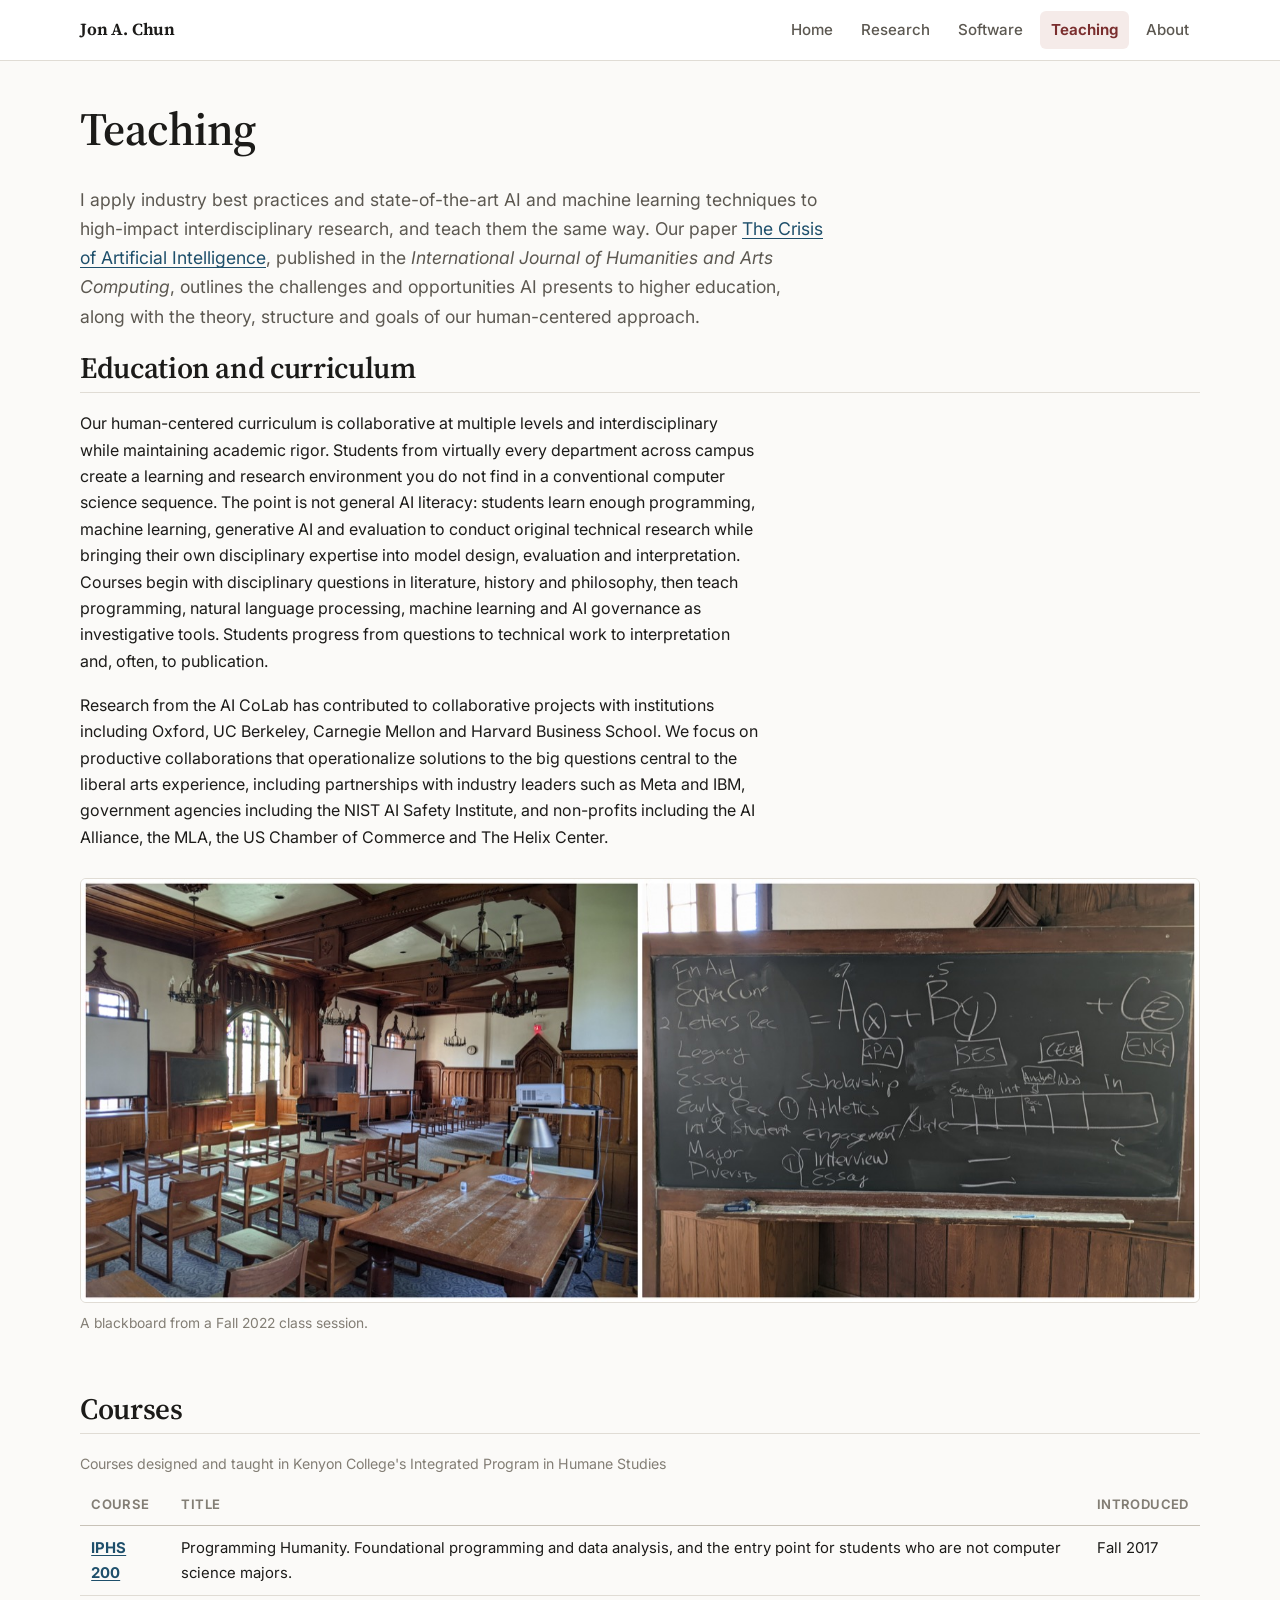
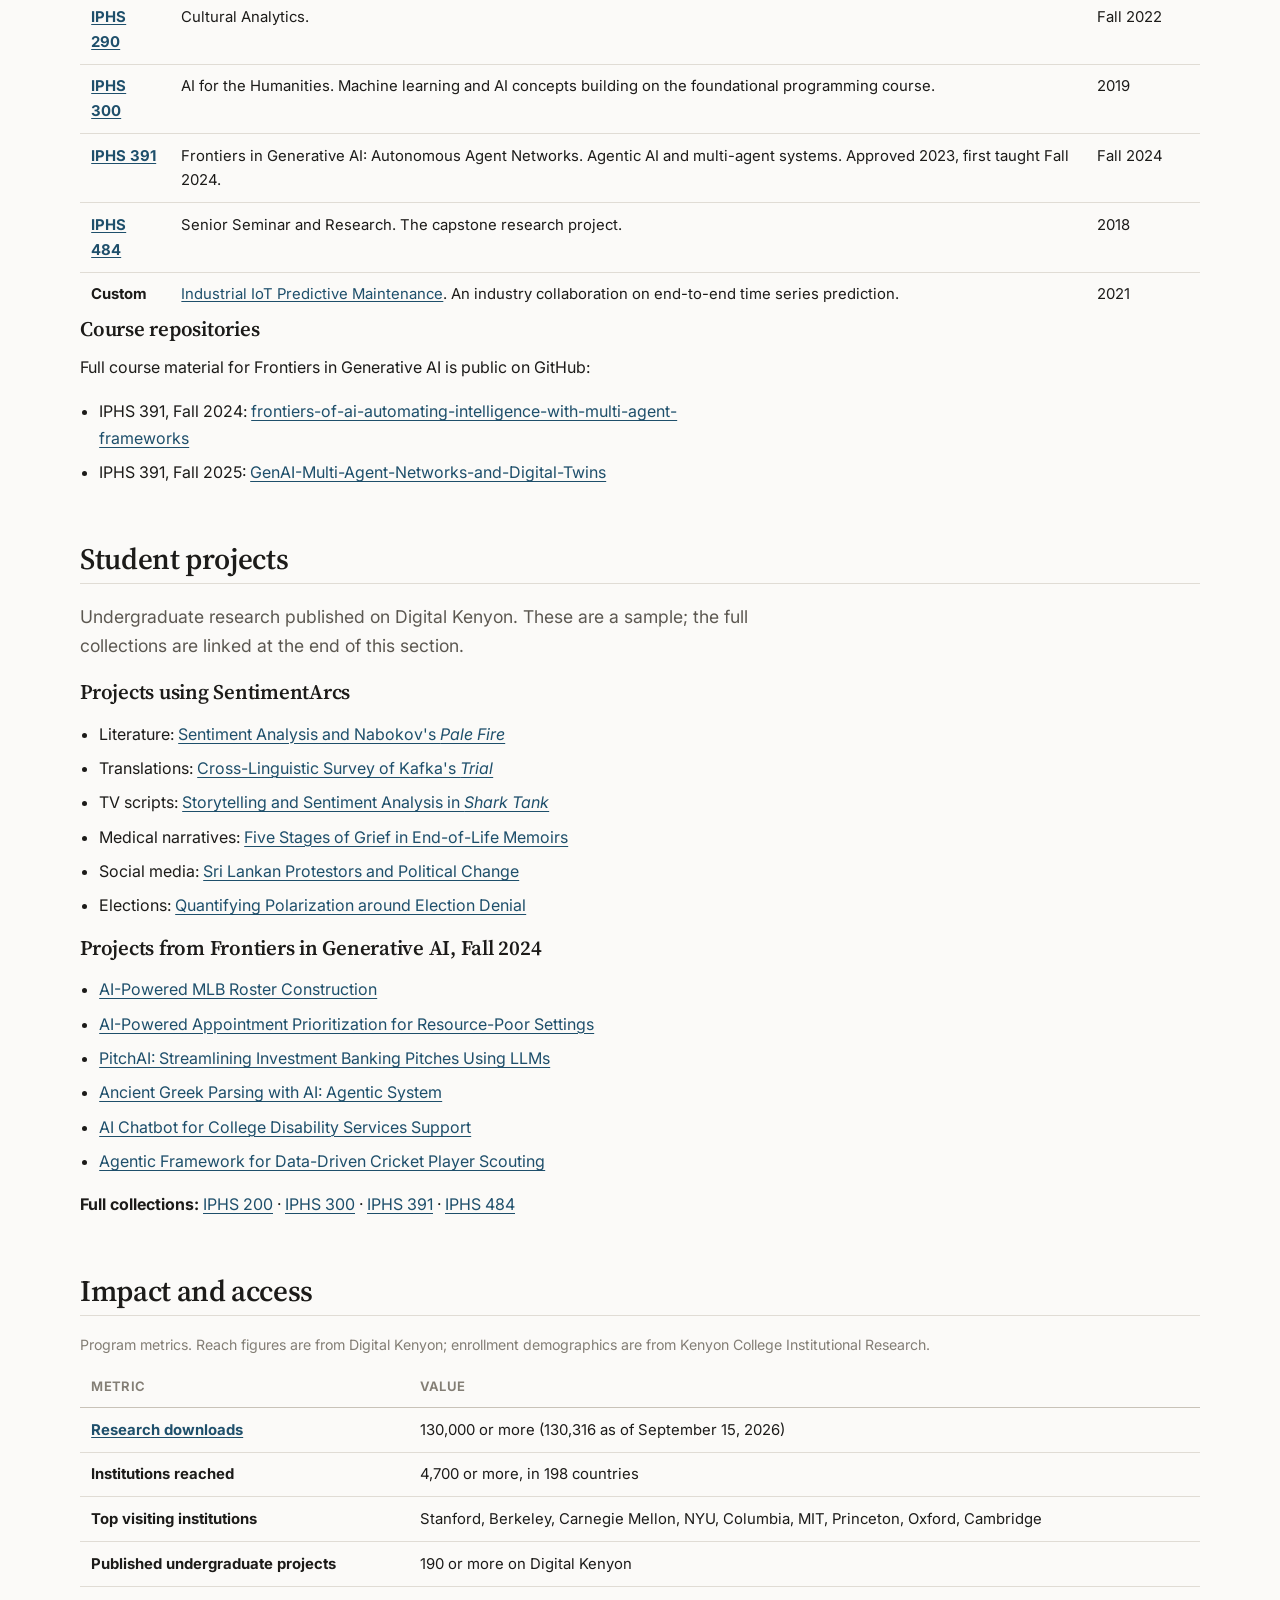
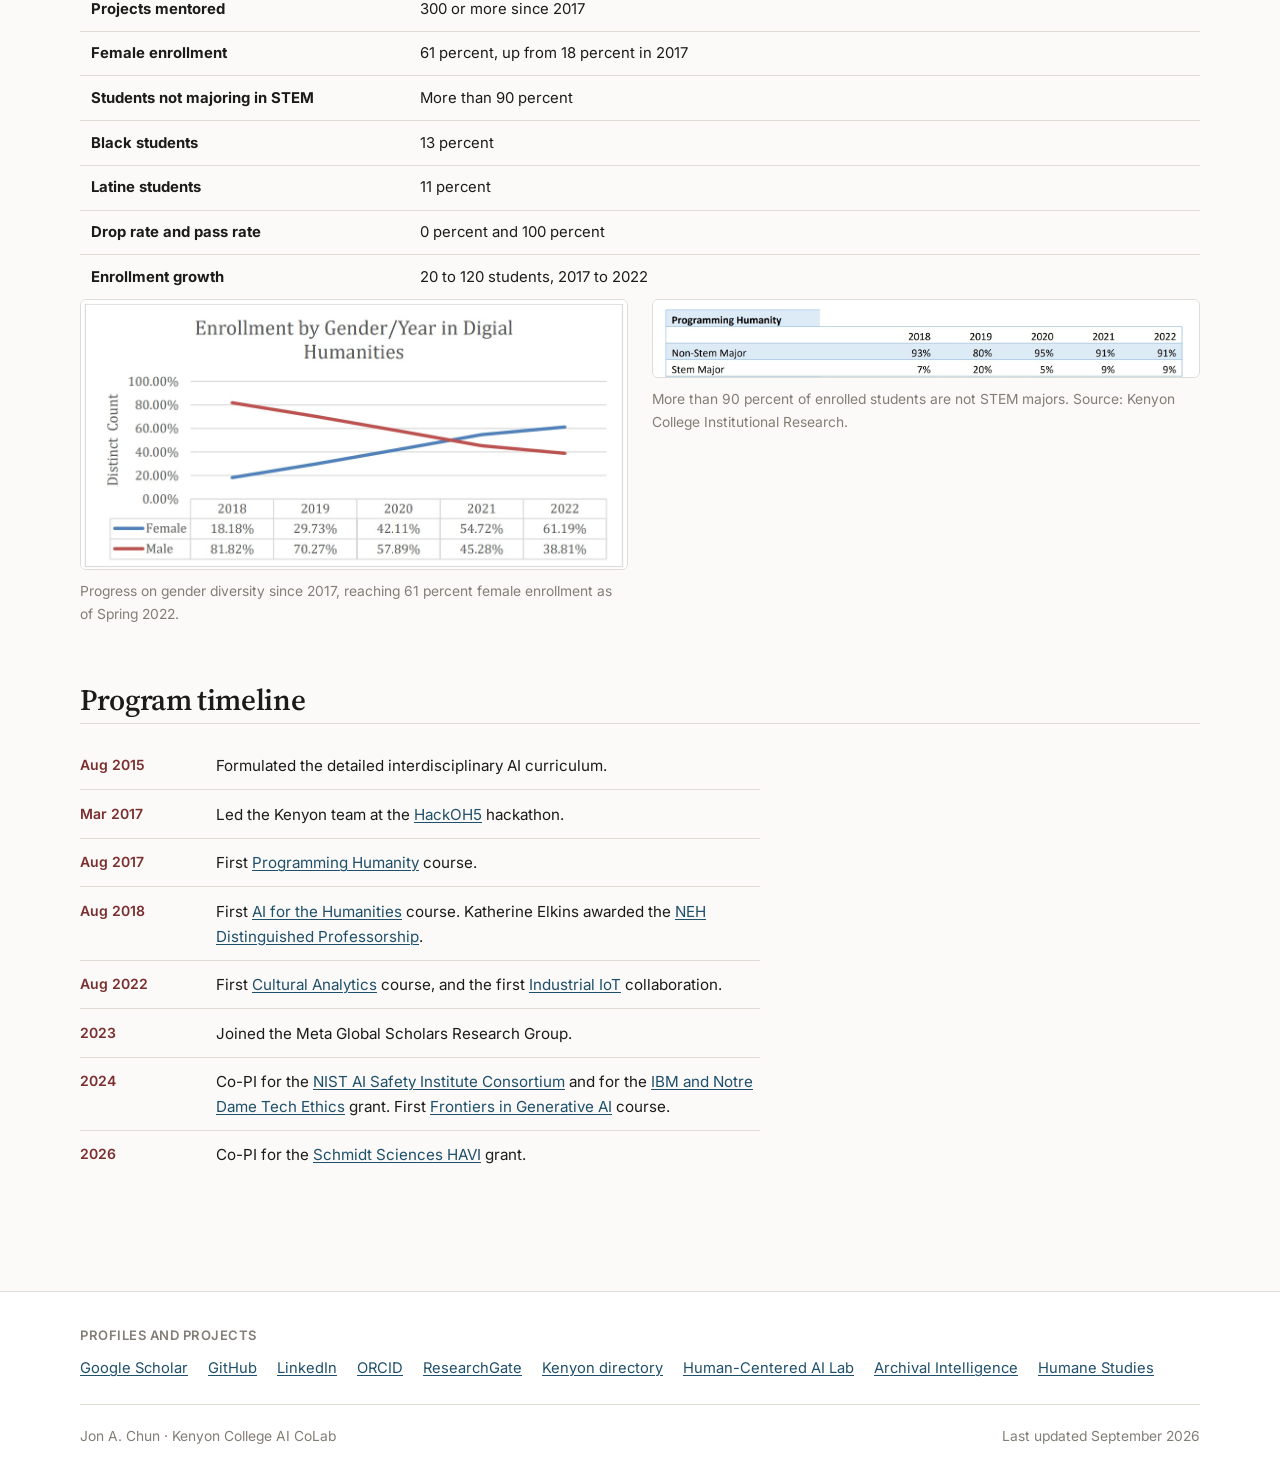
<file: teaching.html>
<!DOCTYPE html>
<html lang="en">
<head>
<meta charset="utf-8">
<meta name="viewport" content="width=device-width, initial-scale=1">
<title>Teaching | Jon A. Chun</title>
<meta name="description" content="The human-centered AI curriculum at Kenyon College: courses, published student research projects, program impact metrics and a program timeline.">
<meta name="author" content="Jon A. Chun">
<link rel="canonical" href="https://jon-chun.github.io/teaching.html">
<meta property="og:type" content="website">
<meta property="og:title" content="Teaching | Jon A. Chun">
<meta property="og:description" content="The human-centered AI curriculum at Kenyon College: courses, published student research, impact metrics and program timeline.">
<meta property="og:url" content="https://jon-chun.github.io/teaching.html">
<meta property="og:image" content="https://jon-chun.github.io/assets/img/ascension_blackboard_2022fall.jpg">
<meta property="og:site_name" content="Jon A. Chun">
<meta name="twitter:card" content="summary">
<meta name="twitter:title" content="Teaching | Jon A. Chun">
<meta name="twitter:description" content="The human-centered AI curriculum at Kenyon College.">
<meta name="twitter:image" content="https://jon-chun.github.io/assets/img/ascension_blackboard_2022fall.jpg">
<link rel="icon" href="favicon.svg" type="image/svg+xml">
<link rel="preconnect" href="https://fonts.googleapis.com">
<link rel="preconnect" href="https://fonts.gstatic.com" crossorigin>
<link rel="stylesheet" href="https://fonts.googleapis.com/css2?family=Inter:wght@400;500;600;650&amp;family=Source+Serif+4:opsz,wght@8..60,400;8..60,600;8..60,650&amp;display=swap">
<link rel="stylesheet" href="assets/css/style.css">
</head>
<body>
<a class="skip-link" href="#main">Skip to main content</a>

<header class="site-header">
  <div class="wrap site-header__inner">
    <a class="brand" href="index.html">Jon A. Chun</a>
    <button class="nav-toggle" type="button" aria-expanded="false" aria-controls="site-nav">
      <span class="nav-toggle__bars" aria-hidden="true"></span>
      Menu
    </button>
    <nav class="site-nav" id="site-nav" aria-label="Primary">
      <ul>
        <li><a href="index.html">Home</a></li>
        <li><a href="research.html">Research</a></li>
        <li><a href="software.html">Software</a></li>
        <li><a href="teaching.html" aria-current="page">Teaching</a></li>
        <li><a href="about.html">About</a></li>
      </ul>
    </nav>
  </div>
</header>

<main id="main">
  <div class="wrap">

    <h1>Teaching</h1>
    <p class="lede">I apply industry best practices and state-of-the-art AI and machine
      learning techniques to high-impact interdisciplinary research, and teach them the same
      way. Our paper
      <a href="https://www.euppublishing.com/doi/full/10.3366/ijhac.2023.0310?journalCode=ijhac" rel="noopener">The Crisis of Artificial Intelligence</a>,
      published in the <cite>International Journal of Humanities and Arts Computing</cite>,
      outlines the challenges and opportunities AI presents to higher education, along with
      the theory, structure and goals of our human-centered approach.</p>

    <section aria-labelledby="h-approach">
      <h2 id="h-approach">Education and curriculum</h2>
      <p class="prose">Our human-centered curriculum is collaborative at multiple levels and
        interdisciplinary while maintaining academic rigor. Students from virtually every
        department across campus create a learning and research environment you do not find
        in a conventional computer science sequence. The point is not general AI literacy:
        students learn enough programming, machine learning, generative AI and evaluation to
        conduct original technical research while bringing their own disciplinary expertise
        into model design, evaluation and interpretation. Courses begin with disciplinary
        questions in literature, history and philosophy, then teach programming, natural
        language processing, machine learning and AI governance as investigative tools.
        Students progress from questions to technical work to interpretation and, often, to
        publication.</p>
      <p class="prose">Research from the AI CoLab has contributed to collaborative projects
        with institutions including Oxford, UC Berkeley, Carnegie Mellon and Harvard Business
        School. We focus on productive collaborations that operationalize solutions to the
        big questions central to the liberal arts experience, including partnerships with
        industry leaders such as Meta and IBM, government agencies including the NIST AI
        Safety Institute, and non-profits including the AI Alliance, the MLA, the US Chamber
        of Commerce and The Helix Center.</p>

      <figure>
        <img src="assets/img/ascension_blackboard_2022fall.jpg" width="1600" height="605"
             alt="A classroom blackboard densely covered with diagrams and notes from a Fall 2022 class session">
        <figcaption>A blackboard from a Fall 2022 class session.</figcaption>
      </figure>
    </section>

    <section aria-labelledby="h-courses">
      <h2 id="h-courses">Courses</h2>
      <div class="table-wrap">
        <table class="stack">
          <caption>Courses designed and taught in Kenyon College's Integrated Program in
            Humane Studies</caption>
          <thead>
            <tr>
              <th scope="col">Course</th>
              <th scope="col">Title</th>
              <th scope="col">Introduced</th>
            </tr>
          </thead>
          <tbody>
            <tr>
              <th scope="row"><a href="https://digital.kenyon.edu/dh_iphs_prog/" rel="noopener">IPHS 200</a></th>
              <td data-label="Title">Programming Humanity. Foundational programming and data
                analysis, and the entry point for students who are not computer science
                majors.</td>
              <td data-label="Introduced">Fall 2017</td>
            </tr>
            <tr>
              <th scope="row"><a href="https://jon-chun.github.io/cultural-analytics/" rel="noopener">IPHS 290</a></th>
              <td data-label="Title">Cultural Analytics.</td>
              <td data-label="Introduced">Fall 2022</td>
            </tr>
            <tr>
              <th scope="row"><a href="https://digital.kenyon.edu/dh_iphs_ai/" rel="noopener">IPHS 300</a></th>
              <td data-label="Title">AI for the Humanities. Machine learning and AI concepts
                building on the foundational programming course.</td>
              <td data-label="Introduced">2019</td>
            </tr>
            <tr>
              <th scope="row"><a href="https://github.com/jon-chun/GenAI-Multi-Agent-Networks-and-Digital-Twins" rel="noopener">IPHS 391</a></th>
              <td data-label="Title">Frontiers in Generative AI: Autonomous Agent Networks.
                Agentic AI and multi-agent systems. Approved 2023, first taught Fall 2024.</td>
              <td data-label="Introduced">Fall 2024</td>
            </tr>
            <tr>
              <th scope="row"><a href="https://digital.kenyon.edu/dh_iphs_ss/" rel="noopener">IPHS 484</a></th>
              <td data-label="Title">Senior Seminar and Research. The capstone research
                project.</td>
              <td data-label="Introduced">2018</td>
            </tr>
            <tr>
              <th scope="row">Custom</th>
              <td data-label="Title"><a href="https://github.com/jon-chun/iiot-time-series-prediction-system" rel="noopener">Industrial IoT Predictive Maintenance</a>.
                An industry collaboration on end-to-end time series prediction.</td>
              <td data-label="Introduced">2021</td>
            </tr>
          </tbody>
        </table>
      </div>

      <h3>Course repositories</h3>
      <p class="prose">Full course material for Frontiers in Generative AI is public on
        GitHub:</p>
      <ul class="tight">
        <li>IPHS 391, Fall 2024:
          <a href="https://github.com/jon-chun/frontiers-of-ai-automating-intelligence-with-multi-agent-frameworks" rel="noopener">frontiers-of-ai-automating-intelligence-with-multi-agent-frameworks</a></li>
        <li>IPHS 391, Fall 2025:
          <a href="https://github.com/jon-chun/GenAI-Multi-Agent-Networks-and-Digital-Twins" rel="noopener">GenAI-Multi-Agent-Networks-and-Digital-Twins</a></li>
      </ul>
    </section>

    <section aria-labelledby="h-projects">
      <h2 id="h-projects">Student projects</h2>
      <p class="lede">Undergraduate research published on Digital Kenyon. These are a sample;
        the full collections are linked at the end of this section.</p>

      <h3>Projects using SentimentArcs</h3>
      <ul class="tight">
        <li>Literature: <a href="https://digital.kenyon.edu/dh_iphs_ai/12/" rel="noopener">Sentiment Analysis and Nabokov's <cite>Pale Fire</cite></a></li>
        <li>Translations: <a href="https://digital.kenyon.edu/dh_iphs_prog/55/" rel="noopener">Cross-Linguistic Survey of Kafka's <cite>Trial</cite></a></li>
        <li>TV scripts: <a href="https://digital.kenyon.edu/dh_iphs_ss/4/" rel="noopener">Storytelling and Sentiment Analysis in <cite>Shark Tank</cite></a></li>
        <li>Medical narratives: <a href="https://digital.kenyon.edu/dh_iphs_ss/20/" rel="noopener">Five Stages of Grief in End-of-Life Memoirs</a></li>
        <li>Social media: <a href="https://digital.kenyon.edu/dh_iphs_prog/59/" rel="noopener">Sri Lankan Protestors and Political Change</a></li>
        <li>Elections: <a href="https://digital.kenyon.edu/dh_iphs_prog/66/" rel="noopener">Quantifying Polarization around Election Denial</a></li>
      </ul>

      <h3>Projects from Frontiers in Generative AI, Fall 2024</h3>
      <ul class="tight">
        <li><a href="https://digital.kenyon.edu/dh_iphs_391/1/" rel="noopener">AI-Powered MLB Roster Construction</a></li>
        <li><a href="https://digital.kenyon.edu/dh_iphs_391/2/" rel="noopener">AI-Powered Appointment Prioritization for Resource-Poor Settings</a></li>
        <li><a href="https://digital.kenyon.edu/dh_iphs_391/4/" rel="noopener">PitchAI: Streamlining Investment Banking Pitches Using LLMs</a></li>
        <li><a href="https://digital.kenyon.edu/dh_iphs_391/7/" rel="noopener">Ancient Greek Parsing with AI: Agentic System</a></li>
        <li><a href="https://digital.kenyon.edu/dh_iphs_391/6/" rel="noopener">AI Chatbot for College Disability Services Support</a></li>
        <li><a href="https://digital.kenyon.edu/dh_iphs_391/5/" rel="noopener">Agentic Framework for Data-Driven Cricket Player Scouting</a></li>
      </ul>

      <p><strong>Full collections:</strong>
        <a href="https://digital.kenyon.edu/dh_iphs_prog/" rel="noopener">IPHS 200</a> &middot;
        <a href="https://digital.kenyon.edu/dh_iphs_ai/" rel="noopener">IPHS 300</a> &middot;
        <a href="https://digital.kenyon.edu/dh_iphs_391/" rel="noopener">IPHS 391</a> &middot;
        <a href="https://digital.kenyon.edu/dh_iphs_ss/" rel="noopener">IPHS 484</a></p>
    </section>

    <section aria-labelledby="h-impact">
      <h2 id="h-impact">Impact and access</h2>
      <div class="table-wrap">
        <table class="stack">
          <caption>Program metrics. Reach figures are from Digital Kenyon; enrollment
            demographics are from Kenyon College Institutional Research.</caption>
          <thead>
            <tr>
              <th scope="col">Metric</th>
              <th scope="col">Value</th>
            </tr>
          </thead>
          <tbody>
            <tr>
              <th scope="row"><a href="https://digital.kenyon.edu/dh/" rel="noopener">Research downloads</a></th>
              <td data-label="Value">130,000 or more (130,316 as of September 15, 2026)</td>
            </tr>
            <tr>
              <th scope="row">Institutions reached</th>
              <td data-label="Value">4,700 or more, in 198 countries</td>
            </tr>
            <tr>
              <th scope="row">Top visiting institutions</th>
              <td data-label="Value">Stanford, Berkeley, Carnegie Mellon, NYU, Columbia, MIT,
                Princeton, Oxford, Cambridge</td>
            </tr>
            <tr>
              <th scope="row">Published undergraduate projects</th>
              <td data-label="Value">190 or more on Digital Kenyon</td>
            </tr>
            <tr>
              <th scope="row">Projects mentored</th>
              <td data-label="Value">300 or more since 2017</td>
            </tr>
            <tr>
              <th scope="row">Female enrollment</th>
              <td data-label="Value">61 percent, up from 18 percent in 2017</td>
            </tr>
            <tr>
              <th scope="row">Students not majoring in STEM</th>
              <td data-label="Value">More than 90 percent</td>
            </tr>
            <tr>
              <th scope="row">Black students</th>
              <td data-label="Value">13 percent</td>
            </tr>
            <tr>
              <th scope="row">Latine students</th>
              <td data-label="Value">11 percent</td>
            </tr>
            <tr>
              <th scope="row">Drop rate and pass rate</th>
              <td data-label="Value">0 percent and 100 percent</td>
            </tr>
            <tr>
              <th scope="row">Enrollment growth</th>
              <td data-label="Value">20 to 120 students, 2017 to 2022</td>
            </tr>
          </tbody>
        </table>
      </div>

      <div class="figure-pair">
        <figure>
          <img src="assets/img/iphs_ai_dh_gender.jpg" width="1119" height="552"
               alt="Chart showing gender enrollment in the AI and digital humanities courses rising from 18 percent female in 2017 to 61 percent by Spring 2022">
          <figcaption>Progress on gender diversity since 2017, reaching 61 percent female
            enrollment as of Spring 2022.</figcaption>
        </figure>
        <figure>
          <img src="assets/img/iphs_ai_dh_stem.jpg" width="1483" height="210"
               alt="Chart showing that more than 90 percent of students enrolled are not STEM majors">
          <figcaption>More than 90 percent of enrolled students are not STEM majors. Source:
            Kenyon College Institutional Research.</figcaption>
        </figure>
      </div>
    </section>

    <section aria-labelledby="h-timeline">
      <h2 id="h-timeline">Program timeline</h2>
      <ul class="timeline">
        <li>
          <span class="when">Aug 2015</span>
          <p>Formulated the detailed interdisciplinary AI curriculum.</p>
        </li>
        <li>
          <span class="when">Mar 2017</span>
          <p>Led the Kenyon team at the <a href="https://hackoh5.ohio5.org/" rel="noopener">HackOH5</a> hackathon.</p>
        </li>
        <li>
          <span class="when">Aug 2017</span>
          <p>First <a href="https://digital.kenyon.edu/dh_iphs_prog/" rel="noopener">Programming Humanity</a> course.</p>
        </li>
        <li>
          <span class="when">Aug 2018</span>
          <p>First <a href="https://digital.kenyon.edu/dh_iphs_ai/" rel="noopener">AI for the Humanities</a>
            course. Katherine Elkins awarded the
            <a href="https://www.kenyon.edu/offices-and-services/office-of-the-provost/recognition/neh-professorship/" rel="noopener">NEH Distinguished Professorship</a>.</p>
        </li>
        <li>
          <span class="when">Aug 2022</span>
          <p>First <a href="https://jon-chun.github.io/cultural-analytics/" rel="noopener">Cultural Analytics</a>
            course, and the first
            <a href="https://github.com/jon-chun/iiot-time-series-prediction-system" rel="noopener">Industrial IoT</a>
            collaboration.</p>
        </li>
        <li>
          <span class="when">2023</span>
          <p>Joined the Meta Global Scholars Research Group.</p>
        </li>
        <li>
          <span class="when">2024</span>
          <p>Co-PI for the
            <a href="https://www.nist.gov/aisi/artificial-intelligence-safety-institute-consortium-aisic-members" rel="noopener">NIST AI Safety Institute Consortium</a>
            and for the <a href="https://techethicslab.nd.edu/" rel="noopener">IBM and Notre Dame Tech Ethics</a>
            grant. First
            <a href="https://github.com/jon-chun/GenAI-Multi-Agent-Networks-and-Digital-Twins" rel="noopener">Frontiers in Generative AI</a>
            course.</p>
        </li>
        <li>
          <span class="when">2026</span>
          <p>Co-PI for the
            <a href="https://www.schmidtsciences.org/humanities-and-ai-virtual-institute/" rel="noopener">Schmidt Sciences HAVI</a>
            grant.</p>
        </li>
      </ul>
    </section>

  </div>
</main>

<footer class="site-footer">
  <div class="wrap">
    <h2>Profiles and projects</h2>
    <ul>
      <li><a href="https://scholar.google.com/citations?user=l-iUHQMAAAAJ&amp;hl=en" rel="noopener">Google Scholar</a></li>
      <li><a href="https://github.com/jon-chun" rel="noopener">GitHub</a></li>
      <li><a href="https://www.linkedin.com/in/jonchun2000/" rel="noopener">LinkedIn</a></li>
      <li><a href="https://orcid.org/0000-0002-5315-6784" rel="noopener">ORCID</a></li>
      <li><a href="https://www.researchgate.net/profile/Jon-Chun" rel="noopener">ResearchGate</a></li>
      <li><a href="https://www.kenyon.edu/directory/jon-chun/" rel="noopener">Kenyon directory</a></li>
      <li><a href="https://humancenteredailab.org" rel="noopener">Human-Centered AI Lab</a></li>
      <li><a href="https://archivalintelligenceai.org" rel="noopener">Archival Intelligence</a></li>
      <li><a href="https://humanestudies.org" rel="noopener">Humane Studies</a></li>
    </ul>
    <div class="site-footer__meta">
      <p>Jon A. Chun &middot; Kenyon College AI CoLab</p>
      <p>Last updated September 2026</p>
    </div>
  </div>
</footer>

<script src="assets/js/main.js"></script>
</body>
</html>
</file>
<file: assets/css/style.css>
/* ==========================================================================
   Jon A. Chun - personal academic homepage
   Single shared stylesheet. No build step, no framework.
   ========================================================================== */

/* --- Design tokens -------------------------------------------------------- */

:root {
  /* Typography */
  --font-sans: "Inter", -apple-system, BlinkMacSystemFont, "Segoe UI",
    "Helvetica Neue", Arial, sans-serif;
  --font-serif: "Source Serif 4", Georgia, "Times New Roman", serif;
  --font-mono: ui-monospace, SFMono-Regular, "SF Mono", Menlo, Consolas,
    monospace;

  /* Palette - light */
  --bg: #fbfaf8;
  --bg-elevated: #ffffff;
  --bg-subtle: #f3f1ed;
  --text: #1c1b19;
  --text-muted: #5c5851;
  --text-faint: #837e75;
  --border: #e0dcd5;
  --border-strong: #c8c2b8;
  --accent: #7a2e2e;
  --accent-hover: #5d2020;
  --accent-soft: #f5ebe9;
  --link: #1e4f6b;
  --link-hover: #123448;
  --focus: #1e6f9b;

  /* Scale */
  --measure: 68ch;
  --wrap: 72rem;
  --radius: 6px;
  --gutter: 1rem;
  --shadow-sm: 0 1px 2px rgba(28, 27, 25, 0.06);
  --shadow-md: 0 2px 10px rgba(28, 27, 25, 0.07);
}

@media (prefers-color-scheme: dark) {
  :root {
    --bg: #14151a;
    --bg-elevated: #1c1e25;
    --bg-subtle: #22242c;
    --text: #e8e6e1;
    --text-muted: #a8a49c;
    --text-faint: #837e75;
    --border: #2e3139;
    --border-strong: #3f434d;
    --accent: #e0a3a3;
    --accent-hover: #f0bcbc;
    --accent-soft: #2a2023;
    --link: #8ec5e3;
    --link-hover: #b3dcf2;
    --focus: #6ab5e0;
    --shadow-sm: 0 1px 2px rgba(0, 0, 0, 0.4);
    --shadow-md: 0 2px 12px rgba(0, 0, 0, 0.45);
  }
}

/* --- Reset ---------------------------------------------------------------- */

*,
*::before,
*::after {
  box-sizing: border-box;
}

html {
  -webkit-text-size-adjust: 100%;
  scroll-behavior: smooth;
}

@media (prefers-reduced-motion: reduce) {
  html {
    scroll-behavior: auto;
  }
  *,
  *::before,
  *::after {
    animation-duration: 0.01ms !important;
    transition-duration: 0.01ms !important;
  }
}

body {
  margin: 0;
  background: var(--bg);
  color: var(--text);
  font-family: var(--font-sans);
  font-size: 1rem;
  line-height: 1.65;
  -webkit-font-smoothing: antialiased;
  text-rendering: optimizeLegibility;
  overflow-wrap: break-word;
}

img {
  max-width: 100%;
  height: auto;
  display: block;
}

/* --- Layout --------------------------------------------------------------- */

.wrap {
  width: 100%;
  max-width: var(--wrap);
  margin-inline: auto;
  padding-inline: var(--gutter);
}

main {
  display: block;
  padding-block: 2.5rem 4rem;
}

section {
  margin-block-end: 3.5rem;
}

section:last-child {
  margin-block-end: 0;
}

.prose {
  max-width: var(--measure);
}

/* --- Skip link ------------------------------------------------------------ */

.skip-link {
  position: absolute;
  left: -9999px;
  top: 0;
  z-index: 100;
  padding: 0.75rem 1.25rem;
  background: var(--accent);
  color: #fff;
  font-weight: 600;
  border-radius: 0 0 var(--radius) 0;
}

.skip-link:focus {
  left: 0;
}

/* --- Typography ----------------------------------------------------------- */

h1,
h2,
h3,
h4 {
  font-family: var(--font-serif);
  font-weight: 600;
  line-height: 1.22;
  letter-spacing: -0.012em;
  margin-block: 0 0.6em;
  text-wrap: balance;
}

h1 {
  font-size: clamp(1.9rem, 1.3rem + 2.6vw, 2.9rem);
}

h2 {
  font-size: clamp(1.4rem, 1.15rem + 1.1vw, 1.85rem);
  padding-block-end: 0.35rem;
  border-block-end: 1px solid var(--border);
}

h3 {
  font-size: clamp(1.1rem, 1rem + 0.5vw, 1.3rem);
}

h4 {
  font-size: 1.02rem;
  font-family: var(--font-sans);
  font-weight: 650;
}

p {
  margin-block: 0 1.1em;
}

a {
  color: var(--link);
  text-decoration-thickness: 1px;
  text-underline-offset: 0.16em;
}

a:hover {
  color: var(--link-hover);
}

:focus-visible {
  outline: 2px solid var(--focus);
  outline-offset: 2px;
  border-radius: 2px;
}

small,
.small {
  font-size: 0.875rem;
}

.muted {
  color: var(--text-muted);
}

.faint {
  color: var(--text-faint);
}

.lede {
  font-size: 1.1rem;
  color: var(--text-muted);
  max-width: var(--measure);
}

code,
kbd {
  font-family: var(--font-mono);
  font-size: 0.9em;
  background: var(--bg-subtle);
  padding: 0.12em 0.36em;
  border-radius: 3px;
}

blockquote {
  margin: 0 0 1.1em;
  padding-inline-start: 1rem;
  border-inline-start: 3px solid var(--border-strong);
  color: var(--text-muted);
  font-style: italic;
}

hr {
  border: 0;
  border-block-start: 1px solid var(--border);
  margin-block: 2.5rem;
}

/* --- Site header / nav ---------------------------------------------------- */

.site-header {
  background: var(--bg-elevated);
  border-block-end: 1px solid var(--border);
}

.site-header__inner {
  display: flex;
  align-items: center;
  justify-content: space-between;
  gap: 1rem;
  min-height: 3.75rem;
}

.brand {
  font-family: var(--font-serif);
  font-size: 1.06rem;
  font-weight: 650;
  color: var(--text);
  text-decoration: none;
  letter-spacing: -0.01em;
  white-space: nowrap;
}

.brand:hover {
  color: var(--accent);
}

.nav-toggle {
  display: none;
  align-items: center;
  gap: 0.45rem;
  background: transparent;
  border: 1px solid var(--border-strong);
  border-radius: var(--radius);
  color: var(--text);
  font: inherit;
  font-size: 0.9rem;
  padding: 0.45rem 0.7rem;
  cursor: pointer;
}

.nav-toggle__bars {
  display: inline-block;
  width: 1rem;
  height: 2px;
  background: currentColor;
  position: relative;
}

.nav-toggle__bars::before,
.nav-toggle__bars::after {
  content: "";
  position: absolute;
  left: 0;
  width: 100%;
  height: 2px;
  background: currentColor;
}

.nav-toggle__bars::before {
  top: -5px;
}

.nav-toggle__bars::after {
  top: 5px;
}

.site-nav ul {
  display: flex;
  gap: 0.35rem;
  list-style: none;
  margin: 0;
  padding: 0;
}

.site-nav a {
  display: block;
  padding: 0.4rem 0.7rem;
  border-radius: var(--radius);
  color: var(--text-muted);
  text-decoration: none;
  font-size: 0.945rem;
  font-weight: 500;
}

.site-nav a:hover {
  background: var(--bg-subtle);
  color: var(--text);
}

.site-nav a[aria-current="page"] {
  color: var(--accent);
  font-weight: 650;
  background: var(--accent-soft);
}

@media (min-width: 48rem) {
  .site-header {
    position: sticky;
    top: 0;
    z-index: 20;
  }
}

@media (max-width: 47.99rem) {
  .nav-toggle {
    display: inline-flex;
  }
  .site-nav {
    display: none;
    width: 100%;
  }
  .site-header__inner {
    flex-wrap: wrap;
    padding-block: 0.6rem;
  }
  .site-nav.is-open {
    display: block;
  }
  .site-nav ul {
    flex-direction: column;
    gap: 0;
    padding-block: 0.4rem 0.2rem;
  }
  .site-nav a {
    padding-block: 0.6rem;
  }
}

/* --- Hero ----------------------------------------------------------------- */

.hero {
  padding-block: 3rem 1rem;
}

.hero__grid {
  display: grid;
  grid-template-columns: 8.5rem 1fr;
  gap: 2rem;
  align-items: start;
}

.hero__avatar {
  width: 8.5rem;
  height: 8.5rem;
  border-radius: 50%;
  object-fit: cover;
  border: 1px solid var(--border-strong);
  box-shadow: var(--shadow-md);
}

.hero__kicker {
  font-size: 0.875rem;
  font-weight: 600;
  letter-spacing: 0.045em;
  text-transform: uppercase;
  color: var(--accent);
  margin-block: 0 0.5rem;
}

.hero h1 {
  margin-block-end: 0.35rem;
}

.hero__role {
  font-size: 1.14rem;
  color: var(--text-muted);
  margin-block-end: 1.1rem;
}

@media (max-width: 40rem) {
  .hero {
    padding-block: 2rem 0.5rem;
  }
  .hero__grid {
    grid-template-columns: 1fr;
    gap: 1.25rem;
  }
  .hero__avatar {
    width: 6.5rem;
    height: 6.5rem;
  }
}

/* --- Link rows ------------------------------------------------------------ */

.linkrow {
  display: flex;
  flex-wrap: wrap;
  gap: 0.5rem;
  list-style: none;
  margin: 1.25rem 0 0;
  padding: 0;
}

.linkrow a {
  display: inline-block;
  padding: 0.4rem 0.8rem;
  border: 1px solid var(--border-strong);
  border-radius: 999px;
  background: var(--bg-elevated);
  color: var(--text);
  font-size: 0.9rem;
  font-weight: 500;
  text-decoration: none;
}

.linkrow a:hover {
  border-color: var(--accent);
  color: var(--accent);
  background: var(--accent-soft);
}

/* --- Highlight strip ------------------------------------------------------ */

.highlights {
  display: grid;
  grid-template-columns: repeat(auto-fit, minmax(min(13rem, 100%), 1fr));
  gap: 1px;
  background: var(--border);
  border: 1px solid var(--border);
  border-radius: var(--radius);
  overflow: hidden;
  list-style: none;
  margin: 0;
  padding: 0;
}

.highlights li {
  background: var(--bg-elevated);
  padding: 1.1rem 1.15rem;
}

.highlights b {
  display: block;
  font-family: var(--font-serif);
  font-size: 1.5rem;
  font-weight: 650;
  line-height: 1.1;
  color: var(--accent);
  margin-block-end: 0.3rem;
}

.highlights span {
  display: block;
  font-size: 0.895rem;
  color: var(--text-muted);
  line-height: 1.45;
}

/* --- Cards ---------------------------------------------------------------- */

/* min() keeps the track floor from exceeding the container on narrow phones,
   where a fixed minmax() floor plus padding would force a page-wide scroll. */
.cards {
  display: grid;
  grid-template-columns: repeat(auto-fit, minmax(min(17rem, 100%), 1fr));
  gap: 1.15rem;
  list-style: none;
  margin: 0;
  padding: 0;
}

.cards--wide {
  grid-template-columns: repeat(auto-fit, minmax(min(20rem, 100%), 1fr));
}

.card {
  display: flex;
  flex-direction: column;
  gap: 0.5rem;
  background: var(--bg-elevated);
  border: 1px solid var(--border);
  border-radius: var(--radius);
  padding: 1.25rem;
  box-shadow: var(--shadow-sm);
}

.card h3 {
  margin-block-end: 0;
}

.card h3 a {
  text-decoration: none;
}

.card h3 a:hover {
  text-decoration: underline;
}

.card p {
  margin-block-end: 0;
  font-size: 0.945rem;
  color: var(--text-muted);
}

.card__meta {
  display: flex;
  flex-wrap: wrap;
  gap: 0.4rem 0.75rem;
  margin-block-start: auto;
  padding-block-start: 0.5rem;
  font-size: 0.83rem;
  color: var(--text-faint);
}

.tag {
  display: inline-block;
  padding: 0.1rem 0.5rem;
  border: 1px solid var(--border-strong);
  border-radius: 999px;
  font-size: 0.78rem;
  color: var(--text-muted);
  white-space: nowrap;
}

/* --- Focus areas ---------------------------------------------------------- */

.focus-areas {
  display: grid;
  grid-template-columns: repeat(auto-fit, minmax(min(15rem, 100%), 1fr));
  gap: 1.5rem;
  list-style: none;
  margin: 0;
  padding: 0;
}

.focus-areas h3 {
  padding-block-end: 0.4rem;
  border-block-end: 2px solid var(--accent);
  margin-block-end: 0.6rem;
}

.focus-areas p {
  margin-block-end: 0;
  color: var(--text-muted);
  font-size: 0.96rem;
}

/* --- Entry lists (publications, roles, press) ----------------------------- */

.entries {
  list-style: none;
  margin: 0;
  padding: 0;
}

.entries > li {
  padding-block: 1.1rem;
  border-block-end: 1px solid var(--border);
  max-width: var(--measure);
}

.entries > li:first-child {
  padding-block-start: 0.3rem;
}

.entries > li:last-child {
  border-block-end: 0;
}

.entry__title {
  font-family: var(--font-serif);
  font-size: 1.07rem;
  font-weight: 600;
  line-height: 1.35;
  margin-block: 0 0.3rem;
}

.entry__venue {
  display: block;
  font-size: 0.885rem;
  color: var(--text-faint);
  margin-block-end: 0.45rem;
}

.entry__abstract {
  margin-block-end: 0;
  font-size: 0.945rem;
  color: var(--text-muted);
}

/* Compact bullet list */
.tight {
  max-width: var(--measure);
  padding-inline-start: 1.2rem;
}

.tight li {
  margin-block-end: 0.5rem;
}

/* --- Timeline ------------------------------------------------------------- */

.timeline {
  list-style: none;
  margin: 0;
  padding: 0;
  max-width: var(--measure);
}

.timeline li {
  display: grid;
  grid-template-columns: 7.5rem 1fr;
  gap: 1rem;
  padding-block: 0.7rem;
  border-block-end: 1px solid var(--border);
}

.timeline li:last-child {
  border-block-end: 0;
}

.timeline time,
.timeline .when {
  font-size: 0.875rem;
  font-weight: 600;
  color: var(--accent);
}

.timeline p {
  margin: 0;
  font-size: 0.95rem;
}

@media (max-width: 34rem) {
  .timeline li {
    grid-template-columns: 1fr;
    gap: 0.2rem;
  }
}

/* --- Tables --------------------------------------------------------------- */

.table-wrap {
  overflow-x: auto;
  -webkit-overflow-scrolling: touch;
}

table {
  width: 100%;
  border-collapse: collapse;
  font-size: 0.93rem;
}

caption {
  text-align: left;
  font-size: 0.885rem;
  color: var(--text-faint);
  padding-block-end: 0.6rem;
}

th,
td {
  text-align: left;
  vertical-align: top;
  padding: 0.6rem 0.7rem;
  border-block-end: 1px solid var(--border);
}

thead th {
  font-size: 0.815rem;
  font-weight: 650;
  letter-spacing: 0.03em;
  text-transform: uppercase;
  color: var(--text-faint);
  border-block-end: 1px solid var(--border-strong);
}

tbody tr:last-child th,
tbody tr:last-child td {
  border-block-end: 0;
}

/* Phones: reflow each row into a stacked block using data-label. */
@media (max-width: 40rem) {
  table.stack thead {
    position: absolute;
    width: 1px;
    height: 1px;
    overflow: hidden;
    clip-path: inset(50%);
    white-space: nowrap;
  }
  table.stack tbody tr {
    display: block;
    padding-block: 0.75rem;
    border-block-end: 1px solid var(--border);
  }
  table.stack tbody tr:last-child {
    border-block-end: 0;
  }
  table.stack tbody th,
  table.stack tbody td {
    display: block;
    padding: 0.1rem 0;
    border: 0;
  }
  table.stack tbody td[data-label]::before {
    content: attr(data-label) ": ";
    font-weight: 650;
    color: var(--text-faint);
  }
  table.stack tbody th {
    font-size: 1rem;
    font-weight: 650;
    padding-block-end: 0.25rem;
  }
}

/* --- Figures -------------------------------------------------------------- */

figure {
  margin: 1.75rem 0;
}

figure img {
  width: 100%;
  border: 1px solid var(--border);
  border-radius: var(--radius);
  background: var(--bg-elevated);
}

figcaption {
  margin-block-start: 0.6rem;
  font-size: 0.865rem;
  color: var(--text-faint);
  max-width: var(--measure);
}

.figure-pair {
  display: grid;
  grid-template-columns: repeat(auto-fit, minmax(min(18rem, 100%), 1fr));
  gap: 1.5rem;
}

.figure-pair figure {
  margin: 0;
}

.logo-inline {
  max-width: 13rem;
  border: 1px solid var(--border);
  border-radius: var(--radius);
  padding: 0.5rem;
  background: var(--bg-elevated);
}

/* --- Repository listing --------------------------------------------------- */

.repo-groups {
  display: grid;
  gap: 2.5rem;
}

/* Grid items default to min-width:auto, so a single long repository name
   sets a min-content floor that pushes the track wider than the container
   and scrolls the whole page on a phone. Let the track shrink instead. */
.repo-group {
  min-width: 0;
}

.repo-group h3 {
  padding-block-end: 0.35rem;
  border-block-end: 1px solid var(--border-strong);
}

.repo-count {
  display: inline-block;
  margin-inline-start: 0.4rem;
  padding: 0.05rem 0.5rem;
  border-radius: 999px;
  background: var(--bg-subtle);
  color: var(--text-faint);
  font-family: var(--font-sans);
  font-size: 0.78rem;
  font-weight: 600;
  vertical-align: 0.15em;
}

.repo-list {
  list-style: none;
  margin: 0;
  padding: 0;
  columns: 2;
  column-gap: 2rem;
}

.repo-list li {
  break-inside: avoid;
  padding-block: 0.5rem;
  margin-block-end: 0.35rem;
  font-size: 0.92rem;
}

.repo-list > li > a {
  font-family: var(--font-mono);
  font-size: 0.875rem;
  font-weight: 500;
  /* Repository names are long, hyphen-joined and unbreakable by default. */
  overflow-wrap: anywhere;
}

.repo-desc {
  display: block;
  color: var(--text-muted);
  font-size: 0.875rem;
  line-height: 1.45;
  margin-block-start: 0.1rem;
}

.repo-meta {
  display: block;
  margin-block-start: 0.2rem;
  font-size: 0.79rem;
  color: var(--text-faint);
}

.repo-lang + .repo-stars::before {
  content: "\00b7";
  margin-inline: 0.35rem;
}

@media (max-width: 52rem) {
  .repo-list {
    columns: 1;
  }
}

/* --- Callout -------------------------------------------------------------- */

.callout {
  background: var(--bg-subtle);
  border: 1px solid var(--border);
  border-inline-start: 3px solid var(--accent);
  border-radius: var(--radius);
  padding: 1.15rem 1.25rem;
  max-width: var(--measure);
}

.callout > :last-child {
  margin-block-end: 0;
}

.callout h3 {
  margin-block-end: 0.4rem;
}

/* --- Footer --------------------------------------------------------------- */

.site-footer {
  border-block-start: 1px solid var(--border);
  background: var(--bg-elevated);
  padding-block: 2.25rem;
  margin-block-start: 3rem;
}

.site-footer h2 {
  font-size: 0.815rem;
  font-family: var(--font-sans);
  letter-spacing: 0.04em;
  text-transform: uppercase;
  color: var(--text-faint);
  border: 0;
  padding: 0;
  margin-block-end: 0.75rem;
}

.site-footer ul {
  display: flex;
  flex-wrap: wrap;
  gap: 0.5rem 1.25rem;
  list-style: none;
  margin: 0 0 1.5rem;
  padding: 0;
  font-size: 0.92rem;
}

.site-footer__meta {
  display: flex;
  flex-wrap: wrap;
  justify-content: space-between;
  gap: 0.5rem 1.5rem;
  font-size: 0.865rem;
  color: var(--text-faint);
  border-block-start: 1px solid var(--border);
  padding-block-start: 1.25rem;
  margin: 0;
}

.site-footer__meta p {
  margin: 0;
}

/* --- Utilities ------------------------------------------------------------ */

.visually-hidden {
  position: absolute;
  width: 1px;
  height: 1px;
  overflow: hidden;
  clip-path: inset(50%);
  white-space: nowrap;
}

.center {
  text-align: center;
}

/* Error page */
.errorpage {
  padding-block: 5rem 4rem;
  text-align: center;
}

.errorpage h1 {
  margin-block-end: 0.5rem;
}

.errorpage .linkrow {
  justify-content: center;
}
</file>
